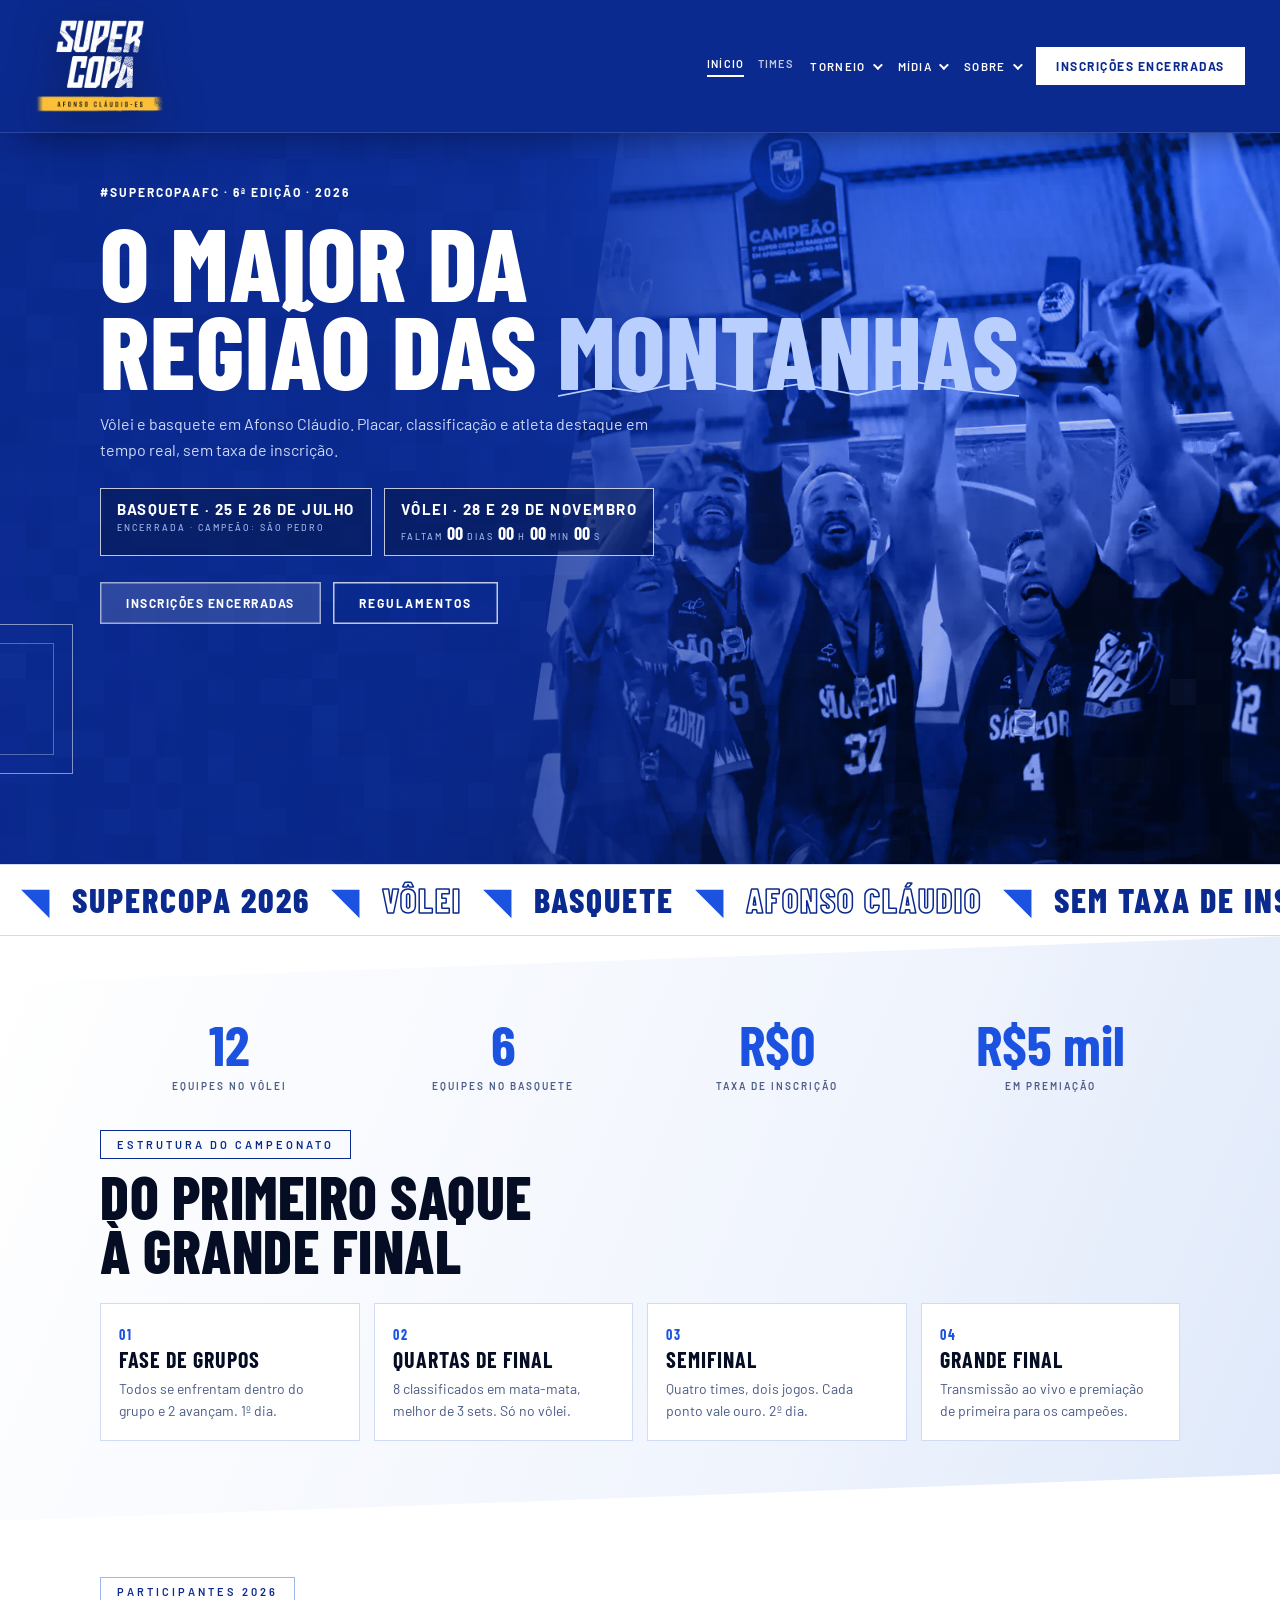
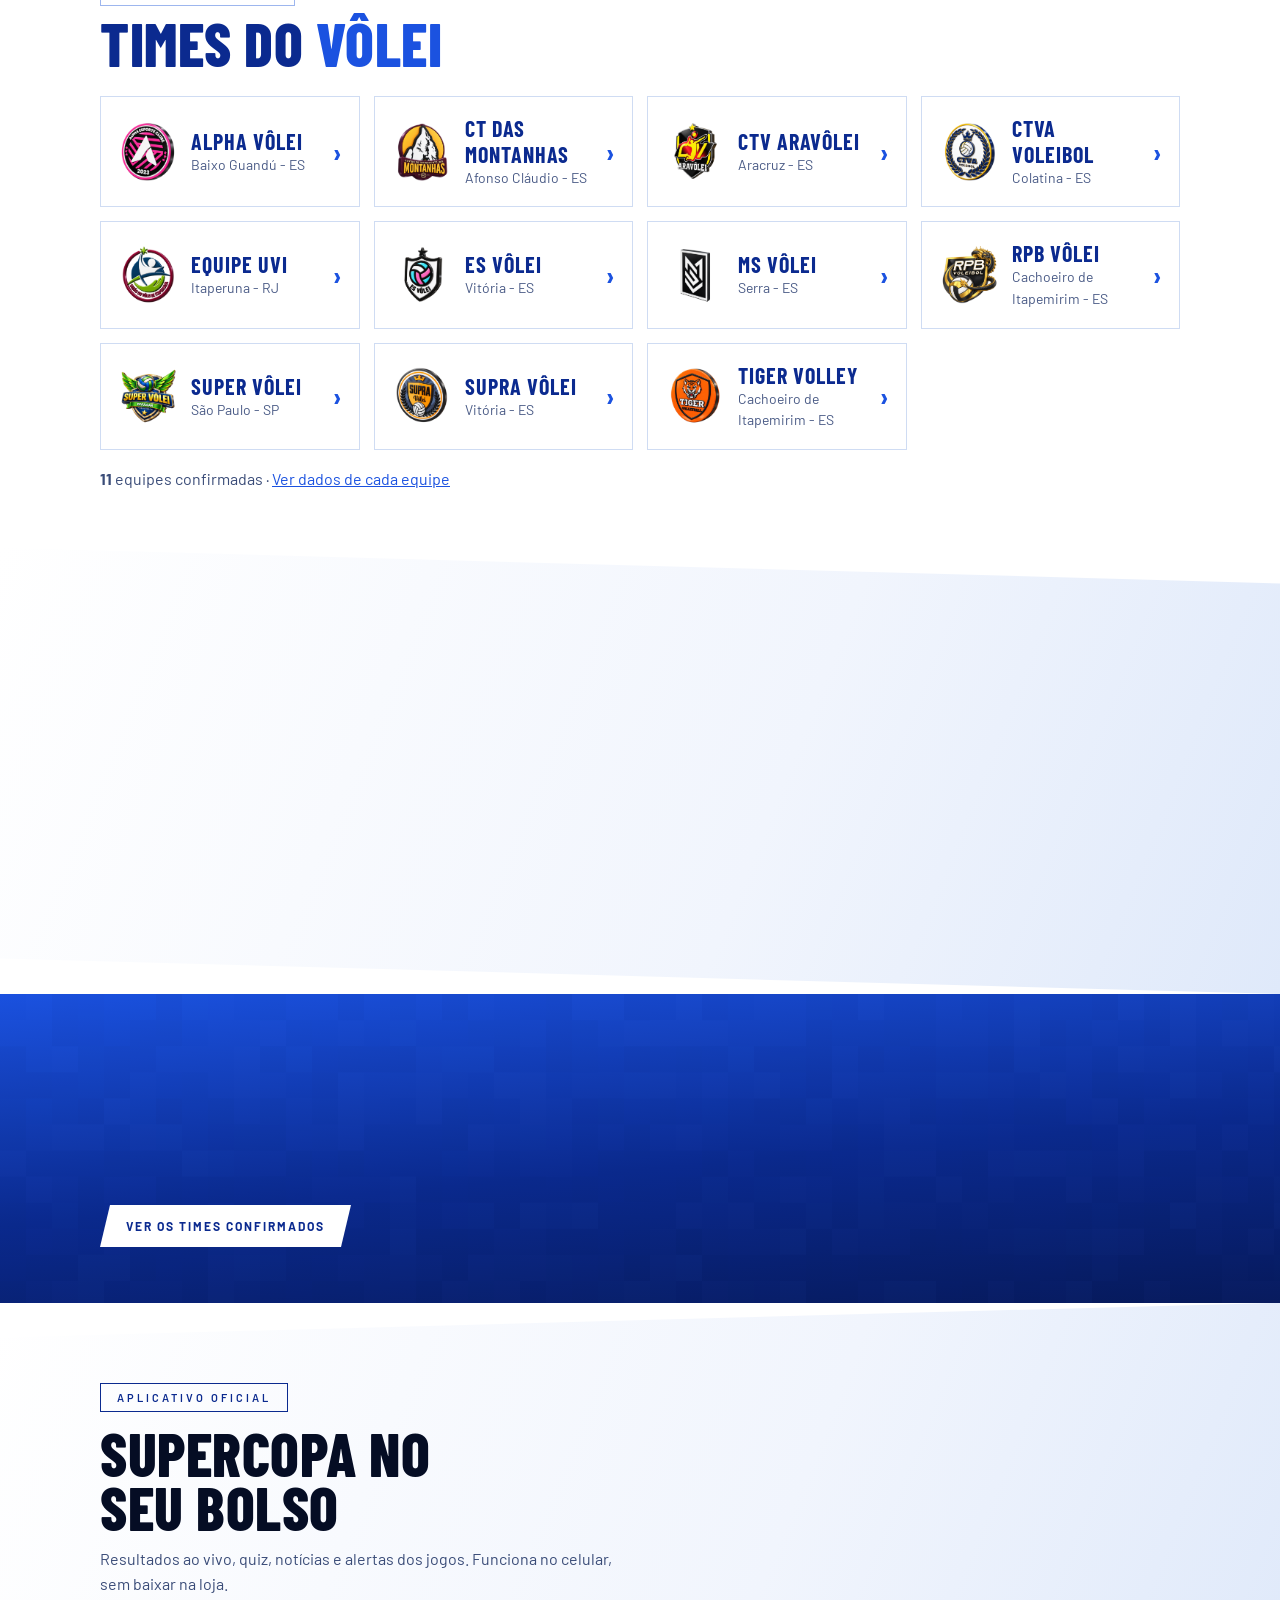
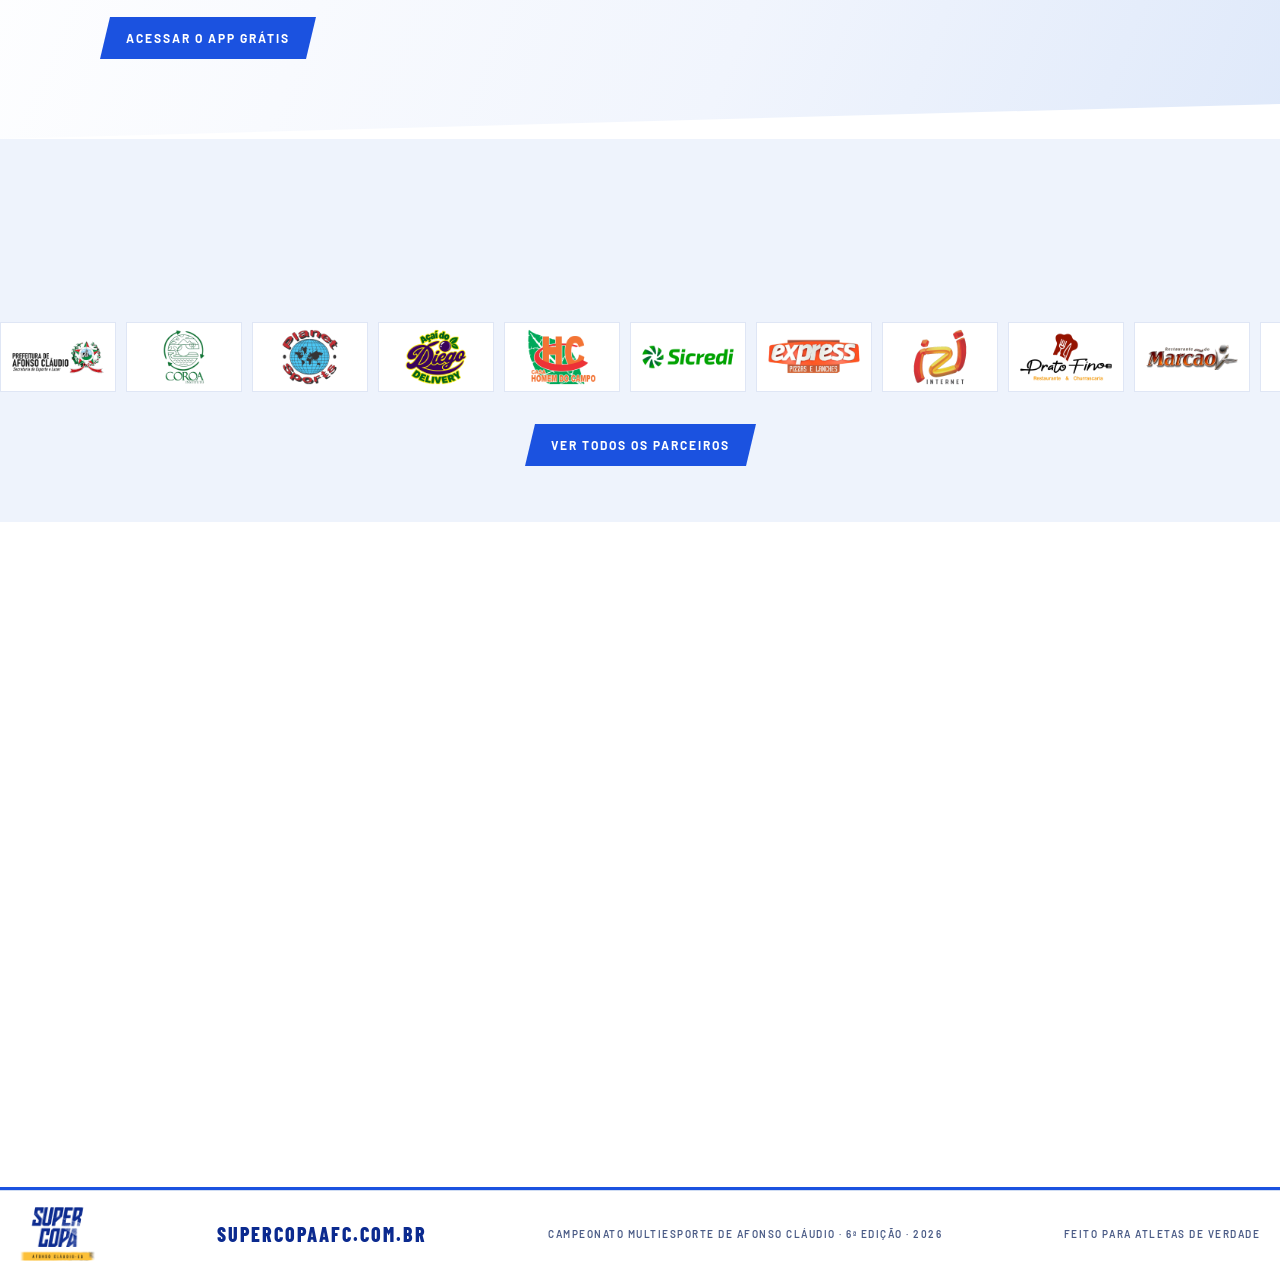
<file: index.html>
<!doctype html>
<html lang="pt-BR"><head>
<meta charset="UTF-8"><meta name="viewport" content="width=device-width, initial-scale=1.0">
<title>SUPERCOPA ◥ O Maior da Região das Montanhas</title>
<meta name="description" content="Supercopa AFC: vôlei e basquete em Afonso Cláudio (ES). Jogos, classificação, transmissão, galeria e atleta destaque. Sem taxa de inscrição.">
<meta property="og:title" content="Supercopa AFC 2026"><meta property="og:description" content="O maior campeonato multiesporte da Região das Montanhas."><meta property="og:image" content="logo-supercopa.jpg">
<link rel="icon" type="image/png" sizes="192x192" href="novo/icone.png?v=3"><link rel="apple-touch-icon" sizes="180x180" href="novo/apple-touch-icon.png?v=3"><meta name="theme-color" content="#1b52e0">
<link rel="preconnect" href="https://fonts.googleapis.com"><link href="https://fonts.googleapis.com/css2?family=Barlow+Condensed:wght@500;600;700;800&family=Barlow:wght@400;500;600&display=swap" rel="stylesheet">
<link rel="stylesheet" href="novo/novo.css?v=2">
<script src="novo/demo.js?v=1"></script>
</head><body>

<header id="top"><div class="bar"><a class="logo" href="#inicio" aria-label="Supercopa AFC"><img class="lw" src="novo/logo-branco.png" alt="Supercopa AFC"><img class="ln" src="novo/logo-azul.png" alt="Supercopa AFC"></a><button id="navbtn" aria-label="Abrir menu"><span></span><span></span><span></span></button><nav id="nav"></nav></div></header>
<main id="page"></main>
<div class="rule"><i></i></div><footer class="foot"><img src="novo/logo-azul.png" alt="Supercopa AFC"><b>supercopaafc.com.br</b><span>Campeonato multiesporte de Afonso Cláudio · 6ª edição · 2026</span><span>Feito para atletas de verdade</span></footer>

<script src="novo/dados.js?v=2"></script><script src="novo/app.js?v=8"></script><script src="novo/fx.js?v=2"></script><script src="novo/scchat.js?v=1"></script>
<script>(function(){try{var U="https://hngwasixgyvnvfanpuax.supabase.co/functions/v1/api";if(sessionStorage.getItem('site_acesso_tracked'))return;var id=localStorage.getItem('_device_id');if(!id){id='dev_'+Date.now().toString(36)+'_'+Math.random().toString(36).slice(2,10);localStorage.setItem('_device_id',id)}fetch(U,{method:'POST',mode:'no-cors',headers:{'Content-Type':'application/json'},body:JSON.stringify({tipo:'site_acesso',deviceId:id})});sessionStorage.setItem('site_acesso_tracked','1')}catch(e){}})();</script>
</body></html>
</file>
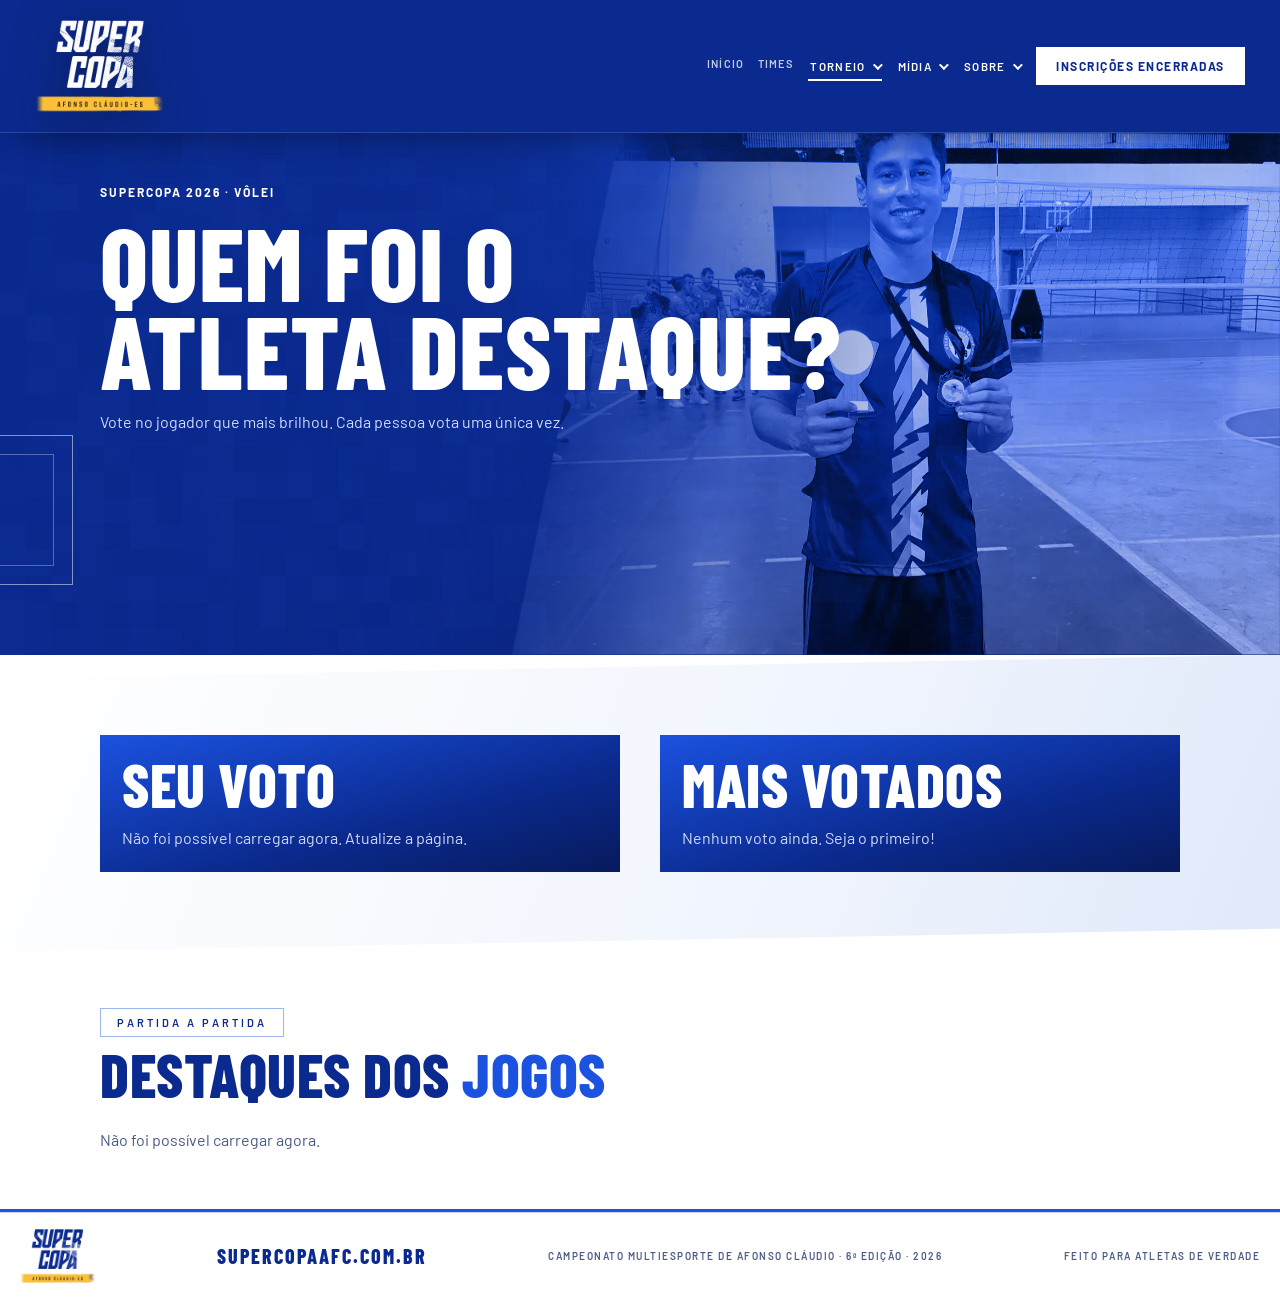
<file: atleta-destaque.html>
<!doctype html><html lang="pt-BR"><head><meta charset="utf-8"><title>Supercopa AFC</title><meta http-equiv="refresh" content="0;url=index.html#destaque"><link rel="canonical" href="index.html#destaque"><script>location.replace("index.html#destaque")</script></head><body><a href="index.html#destaque">Ir para a Supercopa AFC</a></body></html>
</file>
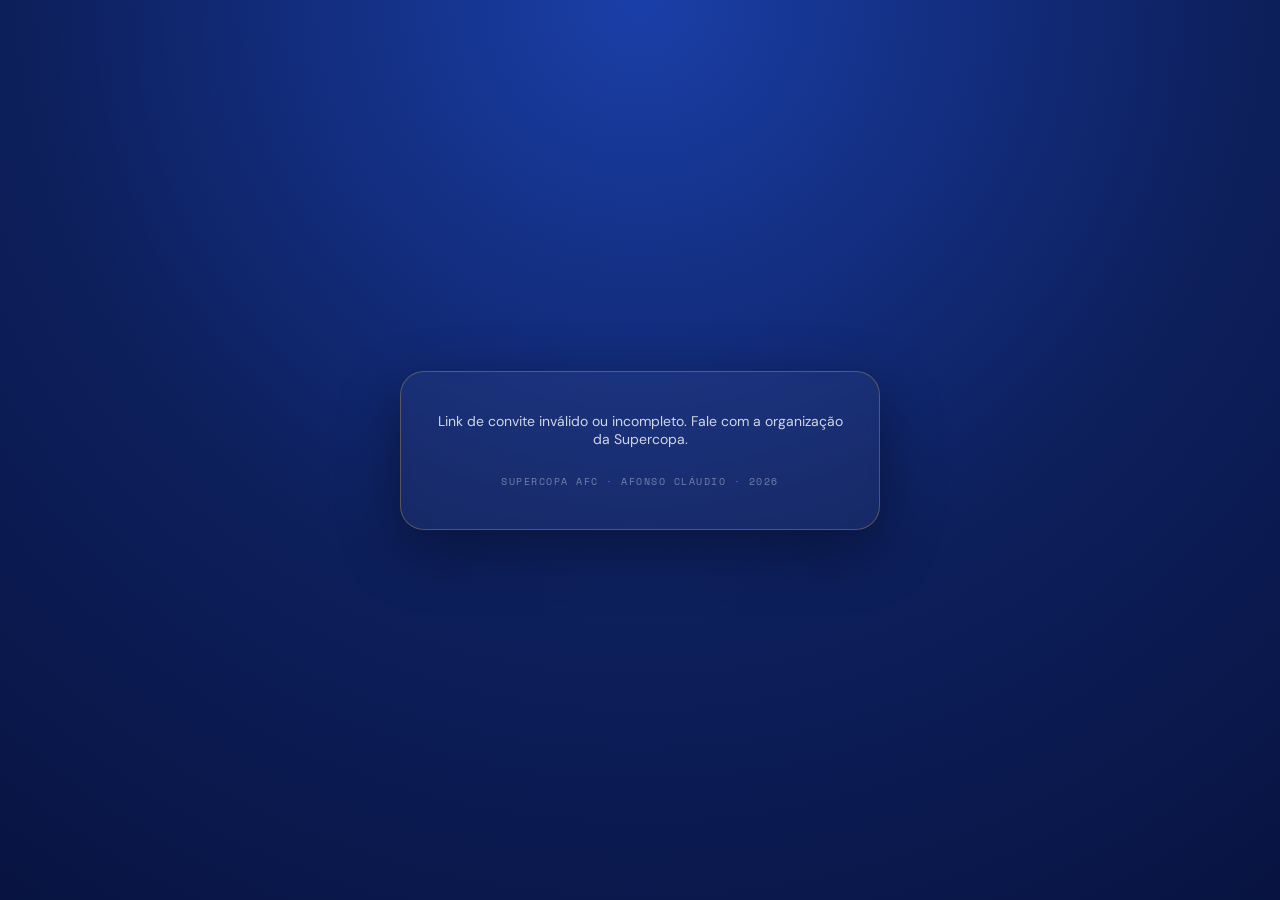
<file: convite.html>
<!DOCTYPE html>
<html lang="pt-BR">
<head>
<meta charset="UTF-8">
<meta name="viewport" content="width=device-width, initial-scale=1.0">
<title>Convite Oficial · Supercopa AFC 2026</title>
<meta name="robots" content="noindex, nofollow">
<link href="https://fonts.googleapis.com/css2?family=Bebas+Neue&family=DM+Sans:wght@300;400;500;600;700&family=Space+Mono:wght@700&display=swap" rel="stylesheet">
<style>
*,*::before,*::after{box-sizing:border-box;margin:0;padding:0}
:root{
  --bg:#0d1f5c;--accent:#1a3fa8;--gold:#c8a84b;--gold2:#e8c96a;
  --text:#0d1a3a;--muted:#4a5578;
  --D:'Bebas Neue',sans-serif;--B:'DM Sans',sans-serif;--M:'Space Mono',monospace;
}
html{scroll-behavior:smooth}
body{
  background:radial-gradient(circle at 50% 0%,#1a3fa8 0%,#0d1f5c 55%,#081341 100%);
  color:#fff;font-family:var(--B);min-height:100vh;overflow-x:hidden;
  display:flex;align-items:center;justify-content:center;padding:24px 16px;
}
.card{
  max-width:480px;width:100%;background:rgba(255,255,255,0.04);
  border:1px solid rgba(200,168,75,0.35);border-radius:24px;
  padding:40px 32px;text-align:center;backdrop-filter:blur(6px);
  box-shadow:0 20px 60px rgba(0,0,0,0.4);
  animation:fadeUp .6s ease both;
}
@keyframes fadeUp{from{opacity:0;transform:translateY(24px)}to{opacity:1;transform:translateY(0)}}
.badge{
  display:inline-flex;align-items:center;gap:8px;background:rgba(200,168,75,0.15);
  border:1px solid rgba(200,168,75,0.4);border-radius:100px;padding:6px 16px;
  font-family:var(--M);font-size:10px;letter-spacing:2px;text-transform:uppercase;color:var(--gold2);
  margin-bottom:22px;
}
.trophy{font-size:44px;margin-bottom:14px}
h1{font-family:var(--D);font-size:34px;letter-spacing:1px;line-height:1.1;margin-bottom:6px}
h1 em{font-style:normal;color:var(--gold2)}
.equipe-nome{font-family:var(--D);font-size:26px;letter-spacing:1px;color:#fff;margin:10px 0 18px;
  background:linear-gradient(135deg,rgba(200,168,75,0.2),rgba(200,168,75,0.05));
  border:1px solid rgba(200,168,75,0.35);border-radius:14px;padding:14px;
}
.sub{font-size:14px;color:rgba(255,255,255,0.75);line-height:1.6;margin-bottom:26px}
.pin-box{
  background:#fff;color:var(--text);border-radius:16px;padding:20px;margin-bottom:26px;
}
.pin-label{font-family:var(--M);font-size:10px;letter-spacing:2px;text-transform:uppercase;color:var(--muted);margin-bottom:8px}
.pin-valor{font-family:var(--D);font-size:44px;letter-spacing:12px;color:var(--accent);padding-left:12px}
.steps{text-align:left;background:rgba(255,255,255,0.06);border-radius:14px;padding:18px 20px;margin-bottom:26px}
.steps div{font-size:11px;letter-spacing:1.5px;text-transform:uppercase;color:var(--gold2);font-weight:700;margin-bottom:10px}
.steps ol{padding-left:18px;font-size:13px;line-height:1.9;color:rgba(255,255,255,0.85)}
.btn-app{
  display:flex;align-items:center;justify-content:center;gap:10px;
  background:linear-gradient(135deg,var(--gold),var(--gold2));color:#0d1f5c;
  font-family:var(--D);font-size:18px;letter-spacing:1px;text-decoration:none;
  padding:16px;border-radius:12px;box-shadow:0 8px 24px rgba(200,168,75,0.35);margin-bottom:12px;
}
.btn-outline{
  display:flex;align-items:center;justify-content:center;gap:8px;
  border:1px solid rgba(255,255,255,0.25);color:rgba(255,255,255,0.85);
  font-size:12px;font-weight:700;letter-spacing:1px;text-decoration:none;
  padding:12px;border-radius:12px;
}
.footer{margin-top:26px;font-family:var(--M);font-size:10px;letter-spacing:1.5px;color:rgba(255,255,255,0.4);text-transform:uppercase}
.err{font-size:14px;color:rgba(255,255,255,0.8)}
</style>
</head>
<body>
<div class="card">
  <div id="content">
    <div class="badge">✦ Convite Oficial · Supercopa AFC 2026</div>
    <div class="trophy">🏆</div>
    <h1>Sua equipe foi<br><em>selecionada!</em></h1>
    <div class="equipe-nome" id="equipeNome">—</div>
    <p class="sub">Parabéns! Sua equipe foi selecionada pela comissão organizadora para participar da <strong>Supercopa de Vôlei de Afonso Cláudio 2026</strong>.</p>

    <div id="confirmaBox" style="margin-bottom:26px">
      <p class="sub" style="margin-bottom:14px"><strong>Primeiro passo:</strong> confirme oficialmente a presença da sua equipe. Só depois disso sua equipe libera o cadastro de atletas no app.</p>
      <button class="btn-app" id="btnConfirmarPresenca" style="background:linear-gradient(135deg,#2e7d32,#43a047);color:#fff;border:none;width:100%;cursor:pointer" onclick="abrirTermo()">✅ Confirmar Presença da Equipe</button>
    </div>

    <p class="sub">Depois de confirmar, use o PIN abaixo para cadastrar os atletas da sua equipe no app oficial.</p>
    <div class="pin-box">
      <div class="pin-label">PIN da sua equipe</div>
      <div class="pin-valor" id="pinValor">····</div>
    </div>
    <div class="steps">
      <div>Como cadastrar seus atletas</div>
      <ol>
        <li>Confirme a presença da equipe (botão acima)</li>
        <li>Baixe o app oficial da Supercopa (botão abaixo)</li>
        <li>Vá em <strong>Social → Cadastrar Atletas</strong></li>
        <li>Selecione o nome da sua equipe (só aparece depois de confirmar presença)</li>
        <li>Digite o PIN acima e cadastre até 14 atletas + Técnico e Auxiliar Técnico</li>
      </ol>
    </div>
    <a class="btn-app" href="https://drdiegopadua.github.io/supercopa-app/" target="_blank" rel="noopener">📱 Baixar o App Oficial</a>
    <a class="btn-outline" href="https://www.supercopaafc.com.br/regulamento.html" target="_blank" rel="noopener">Ver Regulamento Completo</a>
  </div>
  <div class="footer">Supercopa AFC · Afonso Cláudio · 2026</div>
</div>

<!-- MODAL DO TERMO -->
<div id="modalTermo" style="display:none;position:fixed;inset:0;background:rgba(0,0,0,.7);z-index:999;align-items:center;justify-content:center;padding:20px">
  <div style="max-width:460px;width:100%;background:#fff;color:var(--text);border-radius:20px;padding:28px 24px;max-height:85vh;overflow-y:auto">
    <div style="font-family:var(--D);font-size:22px;color:var(--text);margin-bottom:14px">Termo de Compromisso</div>
    <div style="font-size:13px;line-height:1.7;color:var(--muted)">
      <p style="margin-bottom:12px">Ao confirmar, a equipe <strong id="termoEquipeNome" style="color:var(--text)"></strong> declara que:</p>
      <p style="margin-bottom:10px">✅ Se compromete a <strong>participar da Supercopa AFC 2026</strong>, equivalente à assinatura do termo de compromisso da organização.</p>
      <p style="margin-bottom:10px">🚐 É de responsabilidade da equipe providenciar <strong>transporte próprio</strong> para estar presente no dia e horário de seus jogos.</p>
      <p style="margin-bottom:10px">⚠️ Caso confirme a presença e <strong>não compareça</strong> no dia da partida, a equipe fica <strong>excluída de qualquer outro evento</strong> organizado por esta comissão organizadora.</p>
    </div>
    <button onclick="confirmarPresencaFinal()" id="btnAssinar" style="width:100%;margin-top:18px;background:linear-gradient(135deg,#2e7d32,#43a047);color:#fff;border:none;padding:15px;border-radius:12px;font-family:var(--D);font-size:16px;letter-spacing:1px;cursor:pointer">Eu confirmo e assino este termo</button>
    <button onclick="fecharTermo()" style="width:100%;margin-top:10px;background:transparent;color:var(--muted);border:1px solid #ddd;padding:12px;border-radius:12px;font-size:13px;font-weight:700;cursor:pointer">Cancelar</button>
  </div>
</div>

<script>
const SCRIPT_URL = 'https://hngwasixgyvnvfanpuax.supabase.co/functions/v1/api';
const params = new URLSearchParams(location.search);
const equipeConvite = (params.get('equipe') || '').trim();
const pinConvite = (params.get('pin') || '').trim();

(function(){
  if (!equipeConvite || !pinConvite) {
    document.getElementById('content').innerHTML = '<p class="err">Link de convite inválido ou incompleto. Fale com a organização da Supercopa.</p>';
    return;
  }
  document.getElementById('equipeNome').textContent = equipeConvite;
  document.getElementById('pinValor').textContent = pinConvite;
  document.getElementById('termoEquipeNome').textContent = equipeConvite;

  fetch(SCRIPT_URL + '?action=statusConfirmacao&equipe=' + encodeURIComponent(equipeConvite))
    .then(r => r.json())
    .then(res => {
      if (res.ok && res.confirmado) mostrarJaConfirmado(res.confirmadoEm);
    })
    .catch(() => {});
})();

function abrirTermo(){ document.getElementById('modalTermo').style.display = 'flex'; }
function fecharTermo(){ document.getElementById('modalTermo').style.display = 'none'; }

function mostrarJaConfirmado(dataHora){
  document.getElementById('confirmaBox').innerHTML =
    '<div style="background:rgba(46,125,50,0.2);border:1px solid rgba(67,160,71,0.5);border-radius:14px;padding:16px;text-align:center">' +
    '<div style="font-size:24px;margin-bottom:6px">✅</div>' +
    '<div style="font-weight:700;color:#fff">Presença confirmada' + (dataHora ? (' em ' + dataHora) : '') + '</div>' +
    '</div>';
}

async function confirmarPresencaFinal(){
  const btn = document.getElementById('btnAssinar');
  btn.disabled = true;
  btn.textContent = 'Enviando...';
  try {
    const res = await fetch(SCRIPT_URL, {
      method: 'POST',
      body: JSON.stringify({ acao: 'confirmarPresenca', equipe: equipeConvite, pin: pinConvite })
    }).then(r => r.json());
    if (res.ok) {
      fecharTermo();
      mostrarJaConfirmado(res.confirmadoEm);
    } else {
      alert('❌ ' + (res.erro || 'Erro ao confirmar. Tente novamente.'));
      btn.disabled = false;
      btn.textContent = 'Eu confirmo e assino este termo';
    }
  } catch(e) {
    alert('❌ Erro de conexão. Tente novamente.');
    btn.disabled = false;
    btn.textContent = 'Eu confirmo e assino este termo';
  }
}
</script>
</body>
</html>
</file>
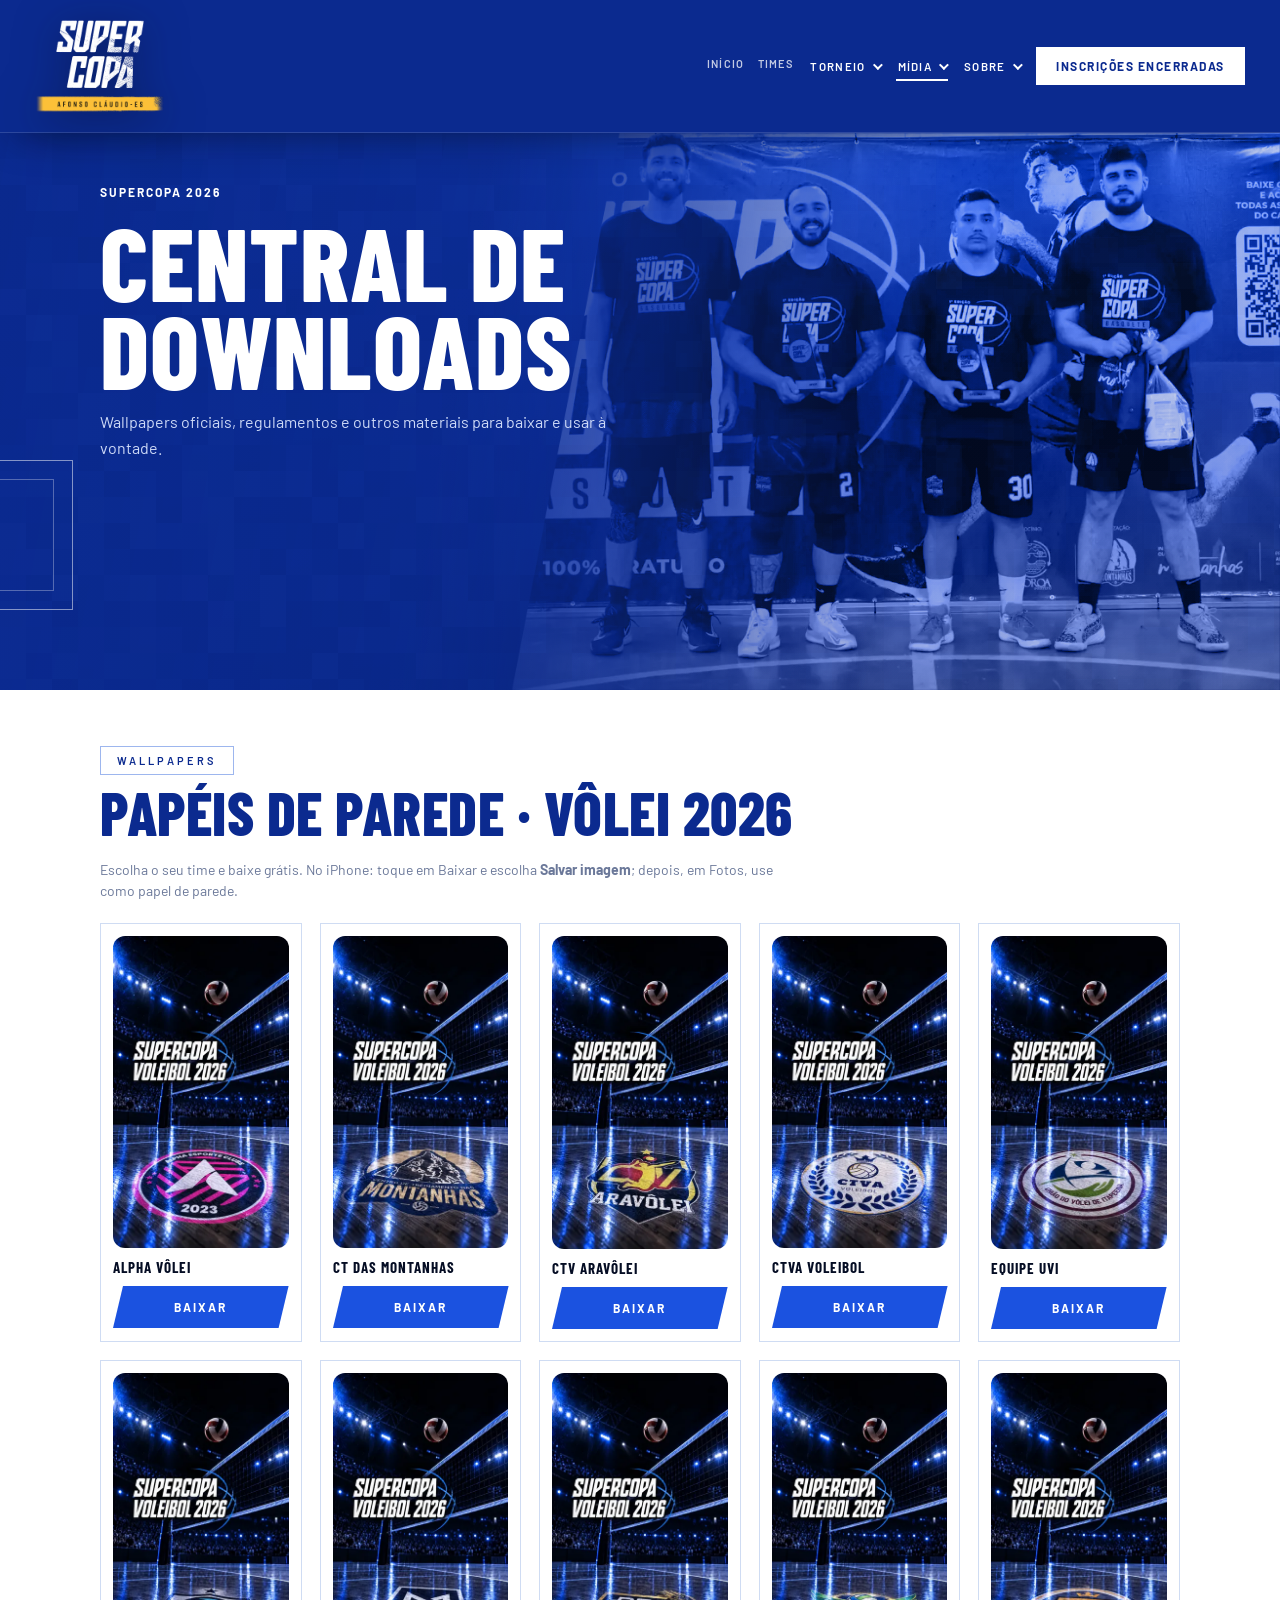
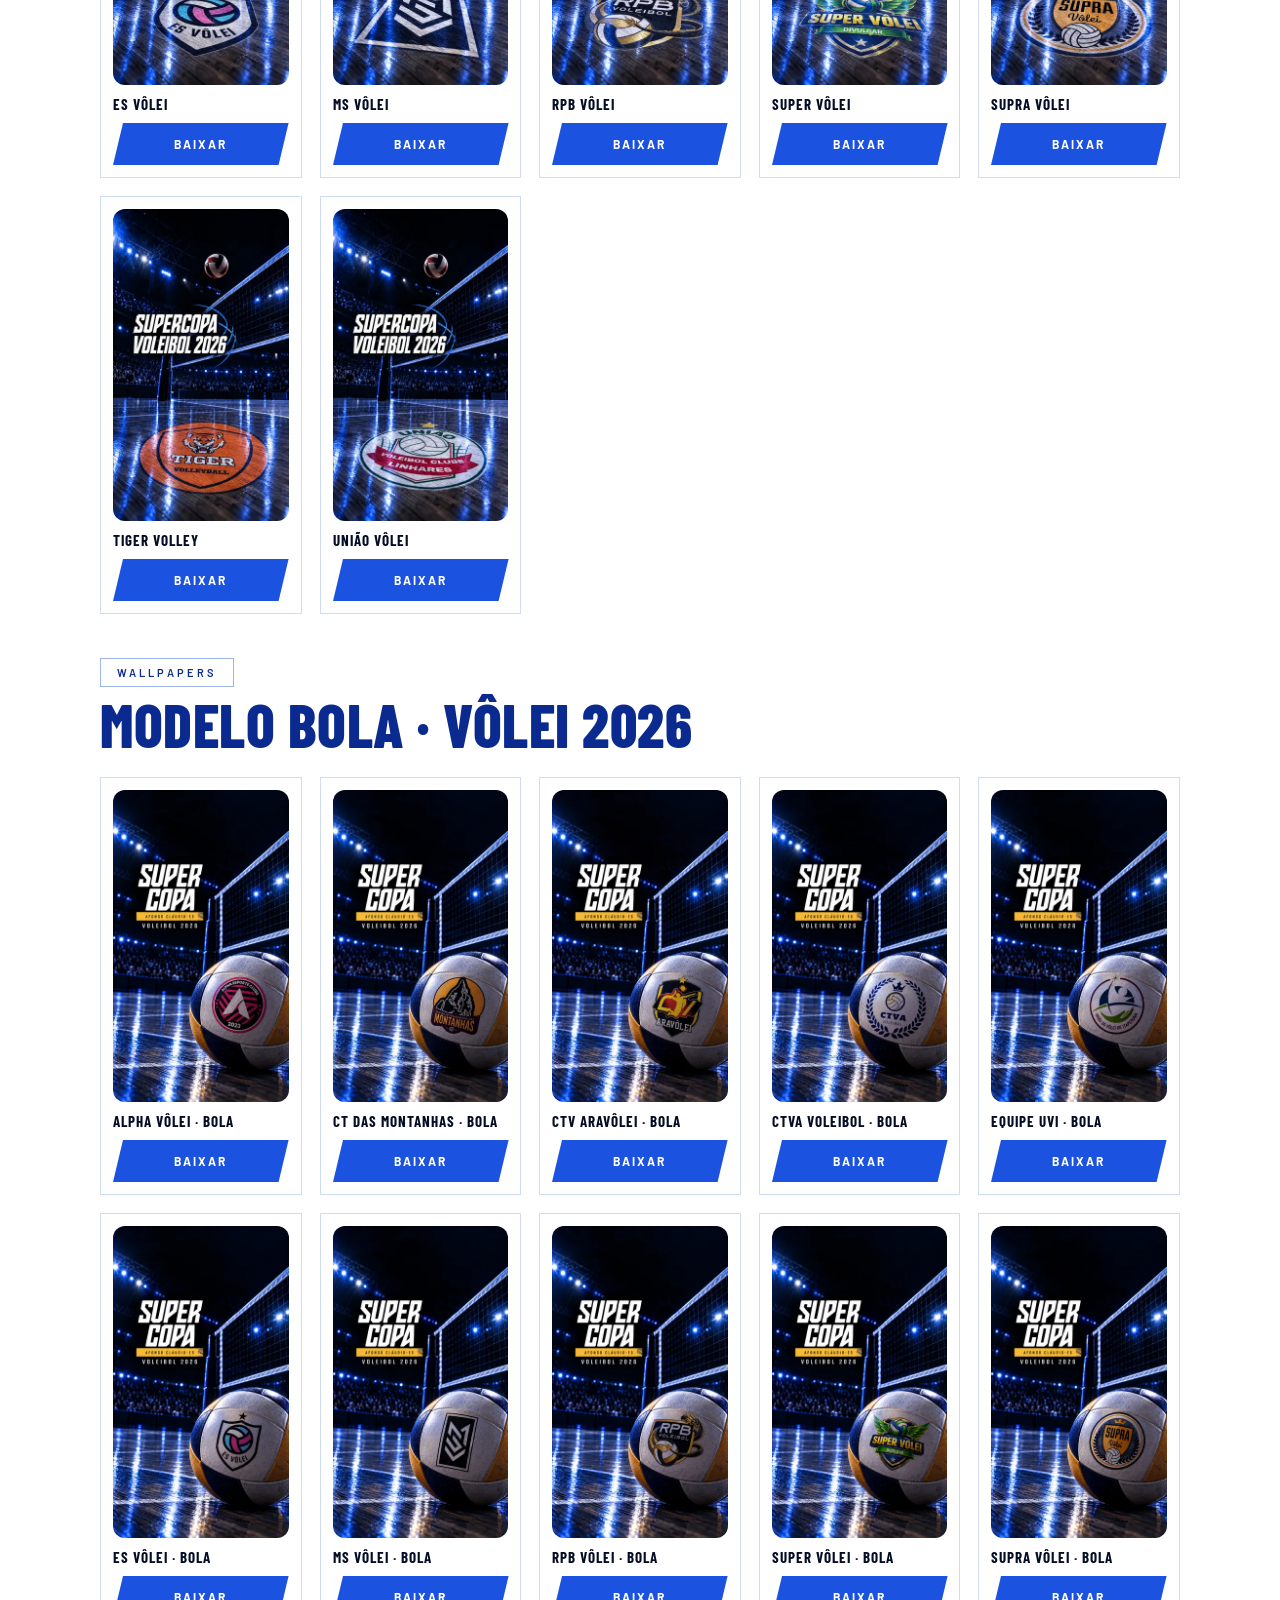
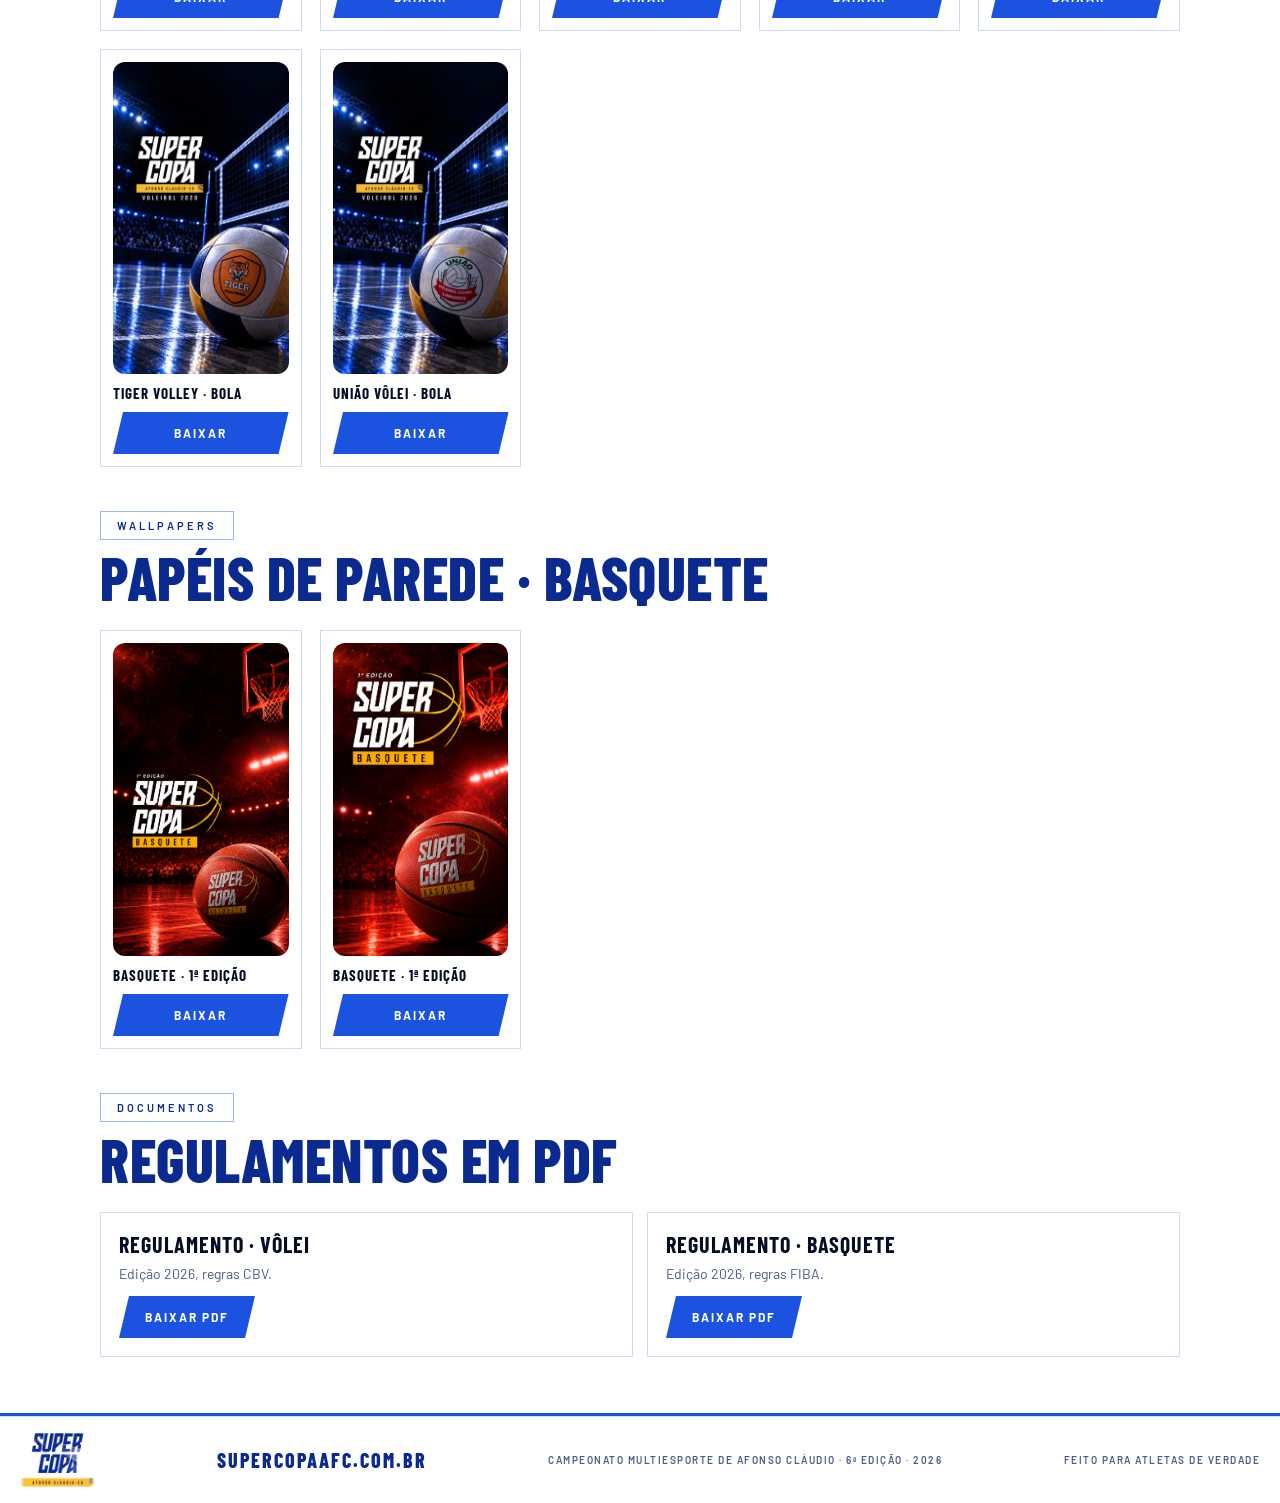
<file: downloads.html>
<!doctype html><html lang="pt-BR"><head><meta charset="utf-8"><title>Supercopa AFC</title><meta http-equiv="refresh" content="0;url=index.html#downloads"><link rel="canonical" href="index.html#downloads"><script>location.replace("index.html#downloads")</script></head><body><a href="index.html#downloads">Ir para a Supercopa AFC</a></body></html>
</file>
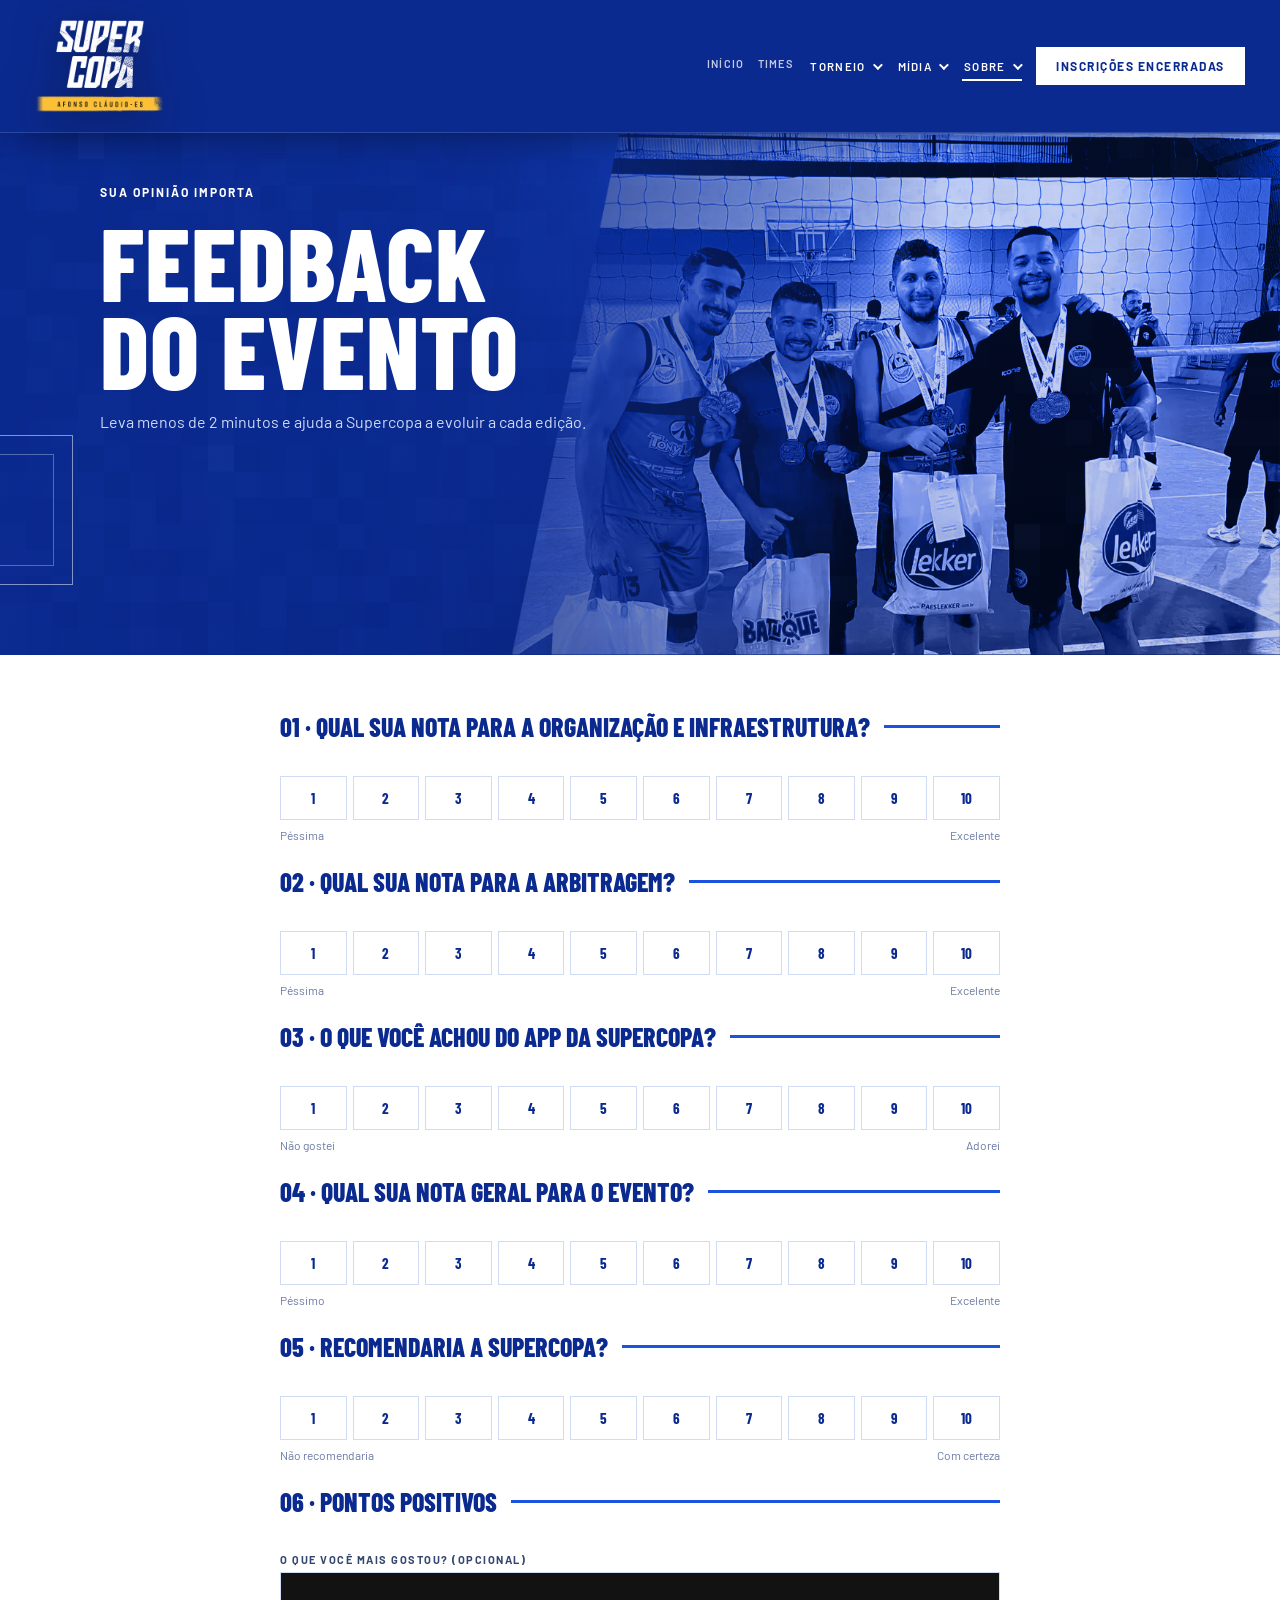
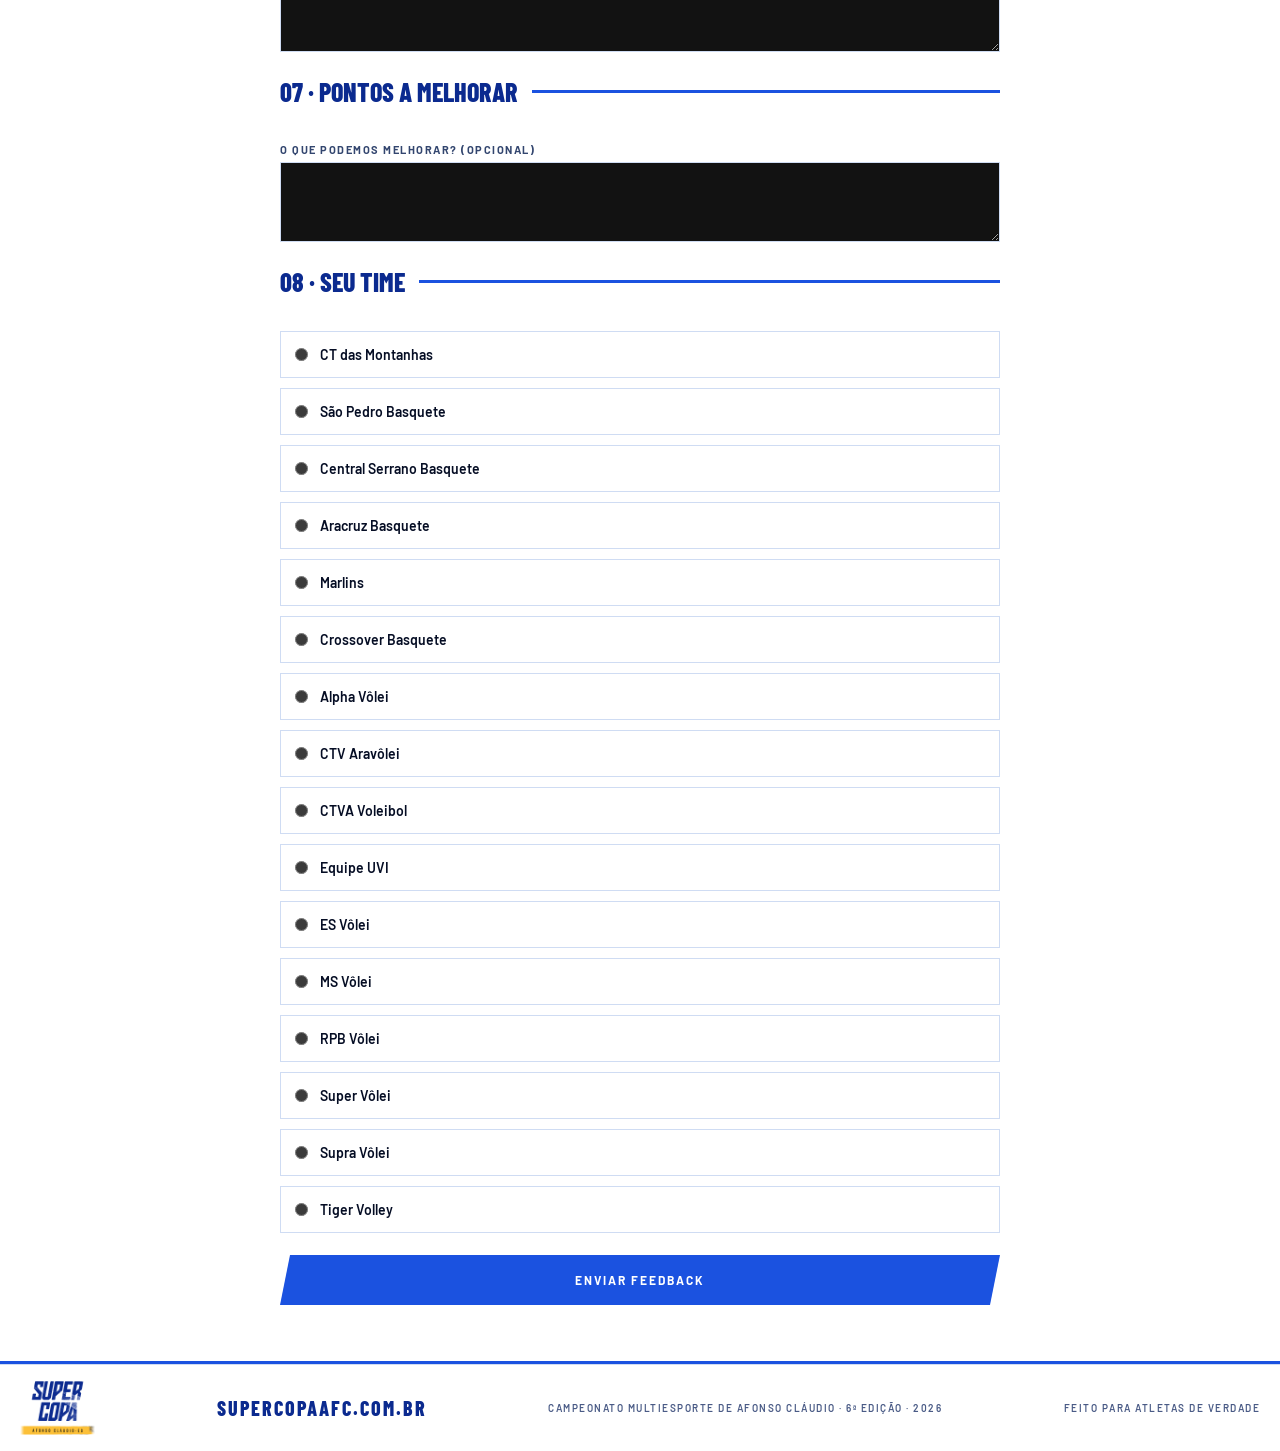
<file: feedback.html>
<!doctype html><html lang="pt-BR"><head><meta charset="utf-8"><title>Supercopa AFC</title><meta http-equiv="refresh" content="0;url=index.html#feedback"><link rel="canonical" href="index.html#feedback"><script>location.replace("index.html#feedback")</script></head><body><a href="index.html#feedback">Ir para a Supercopa AFC</a></body></html>
</file>
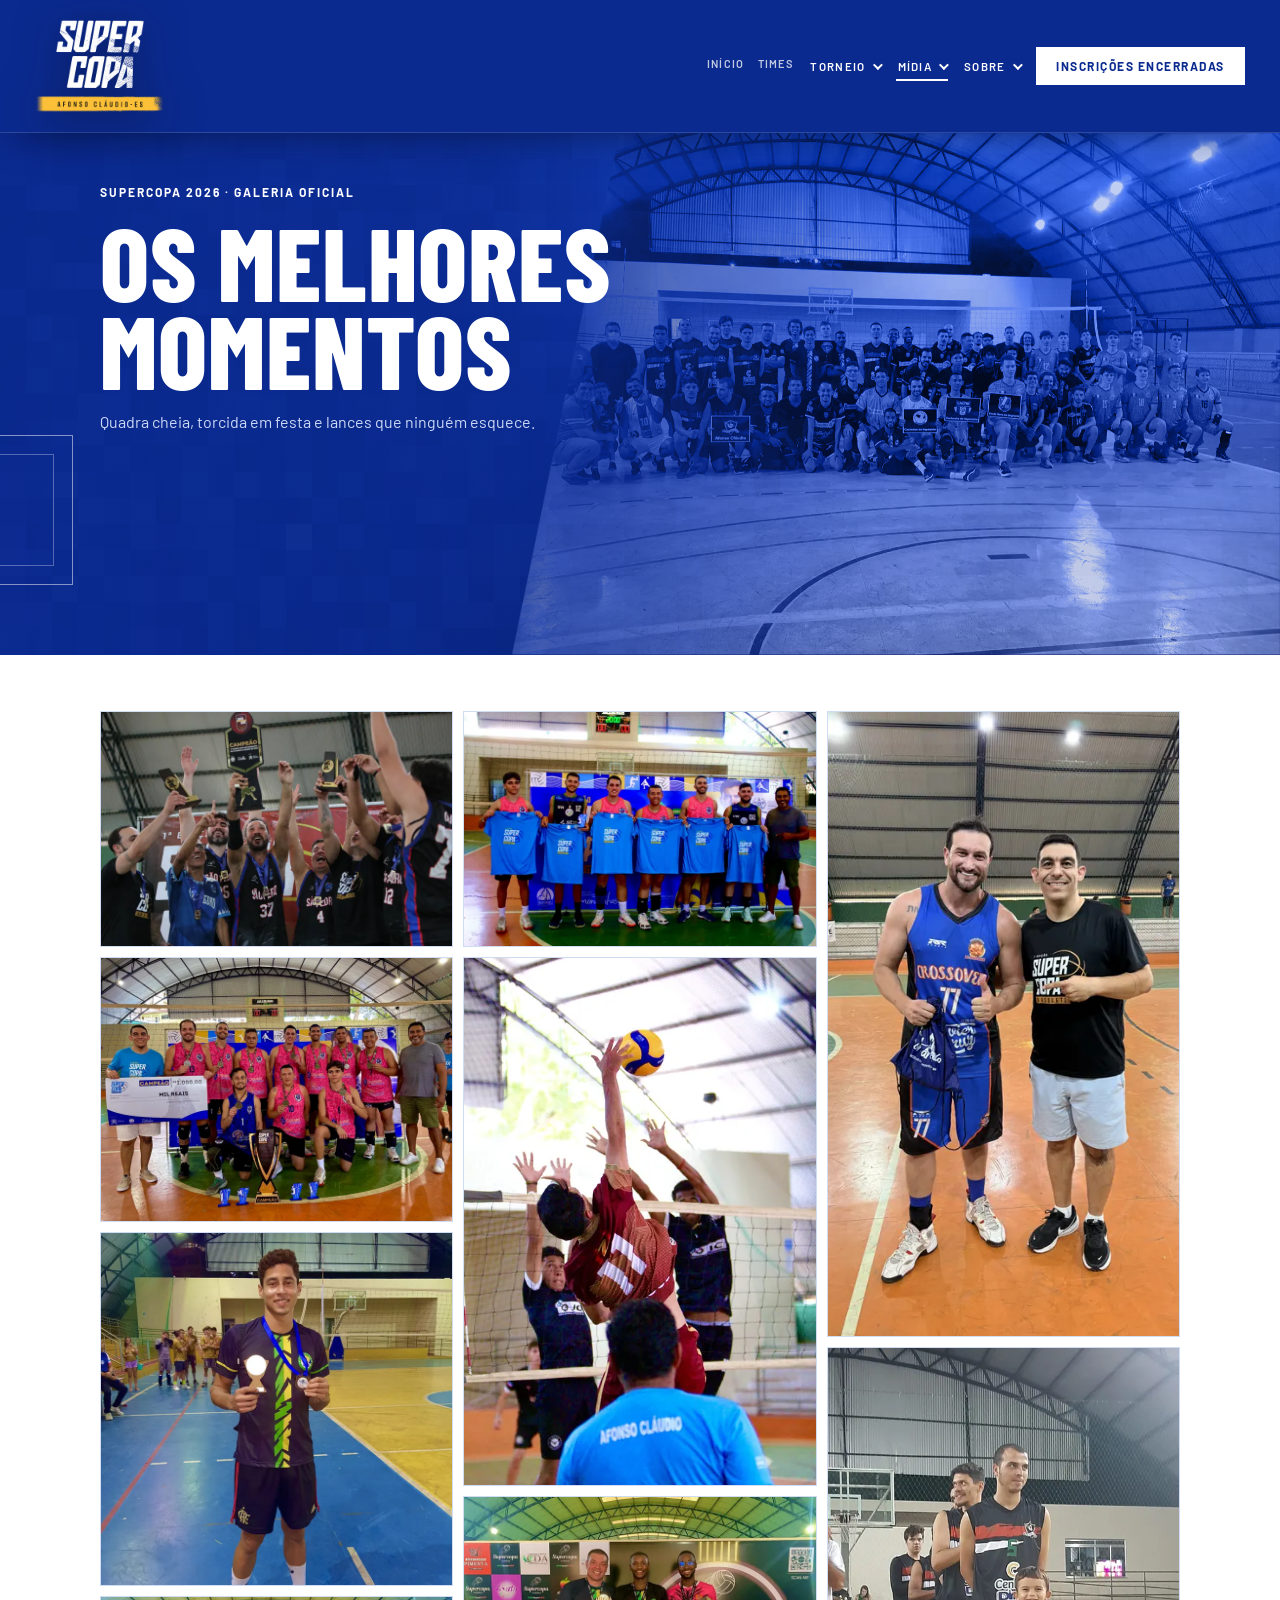
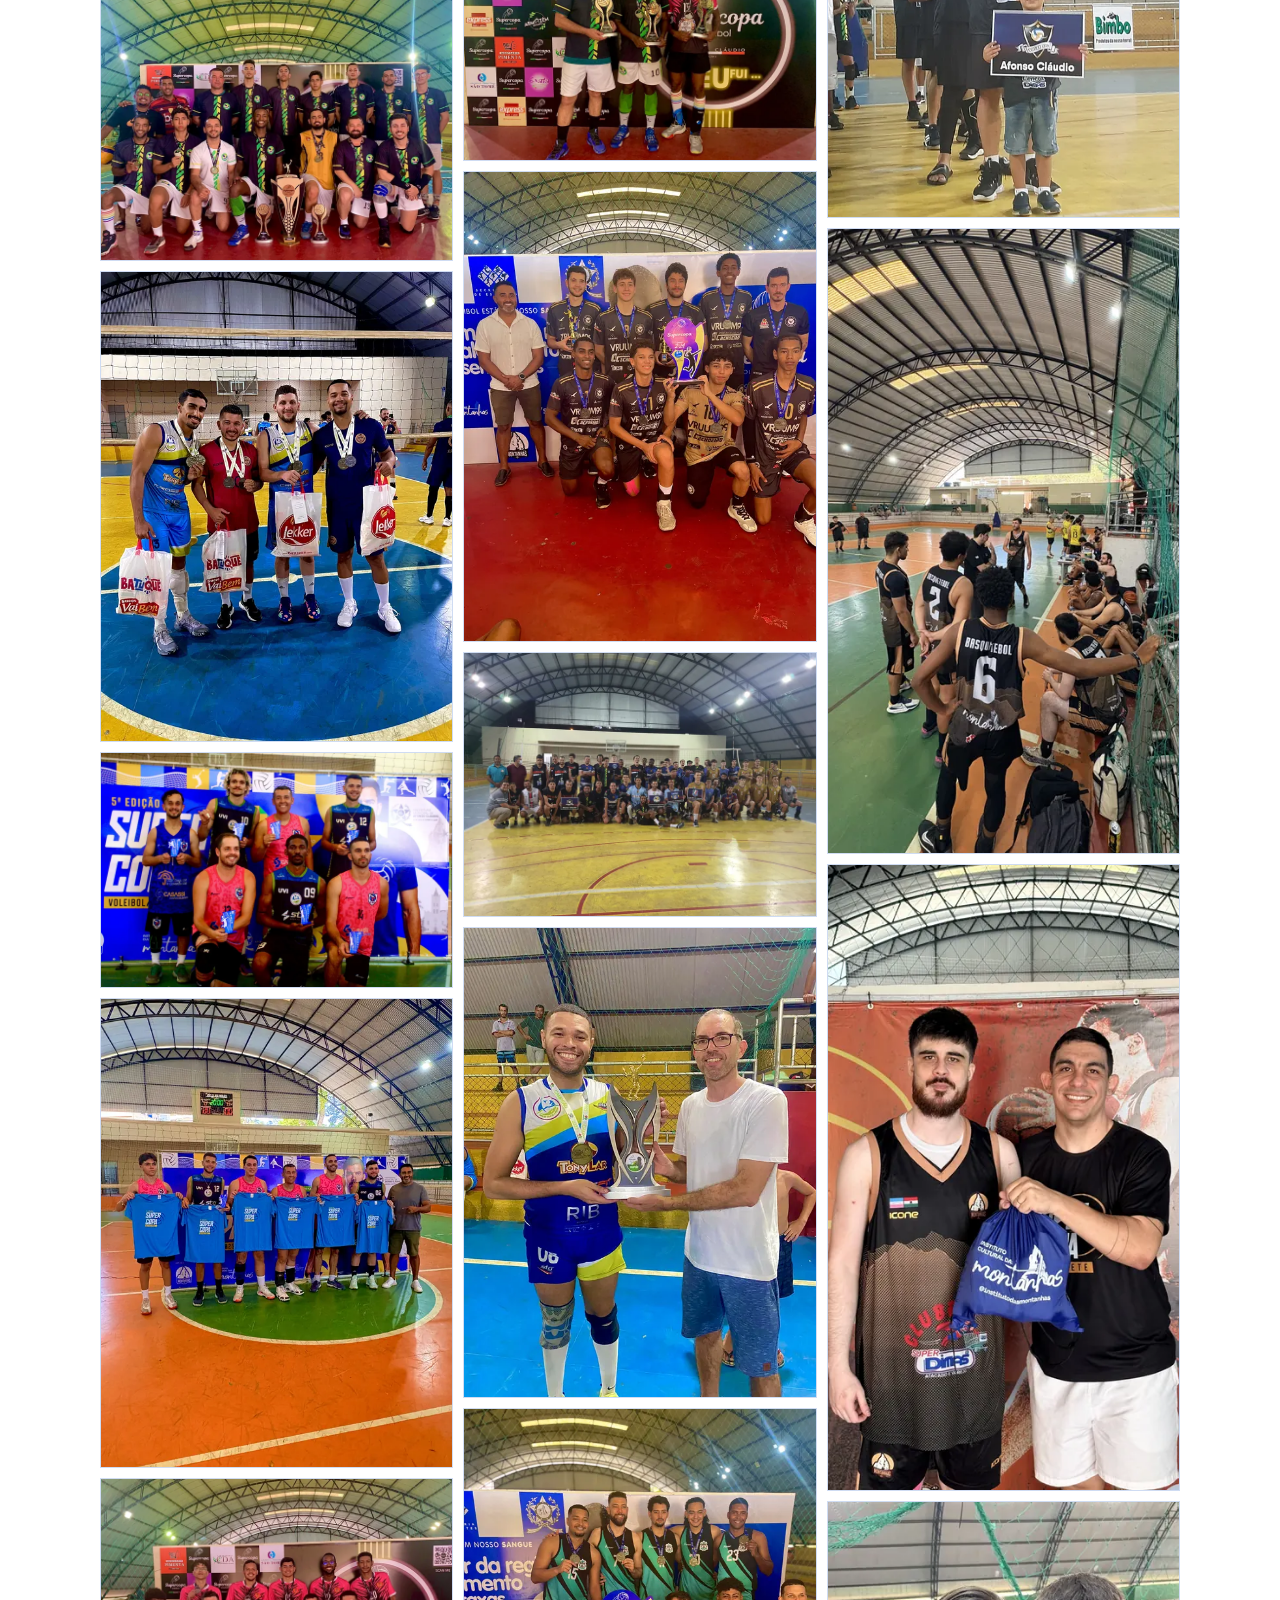
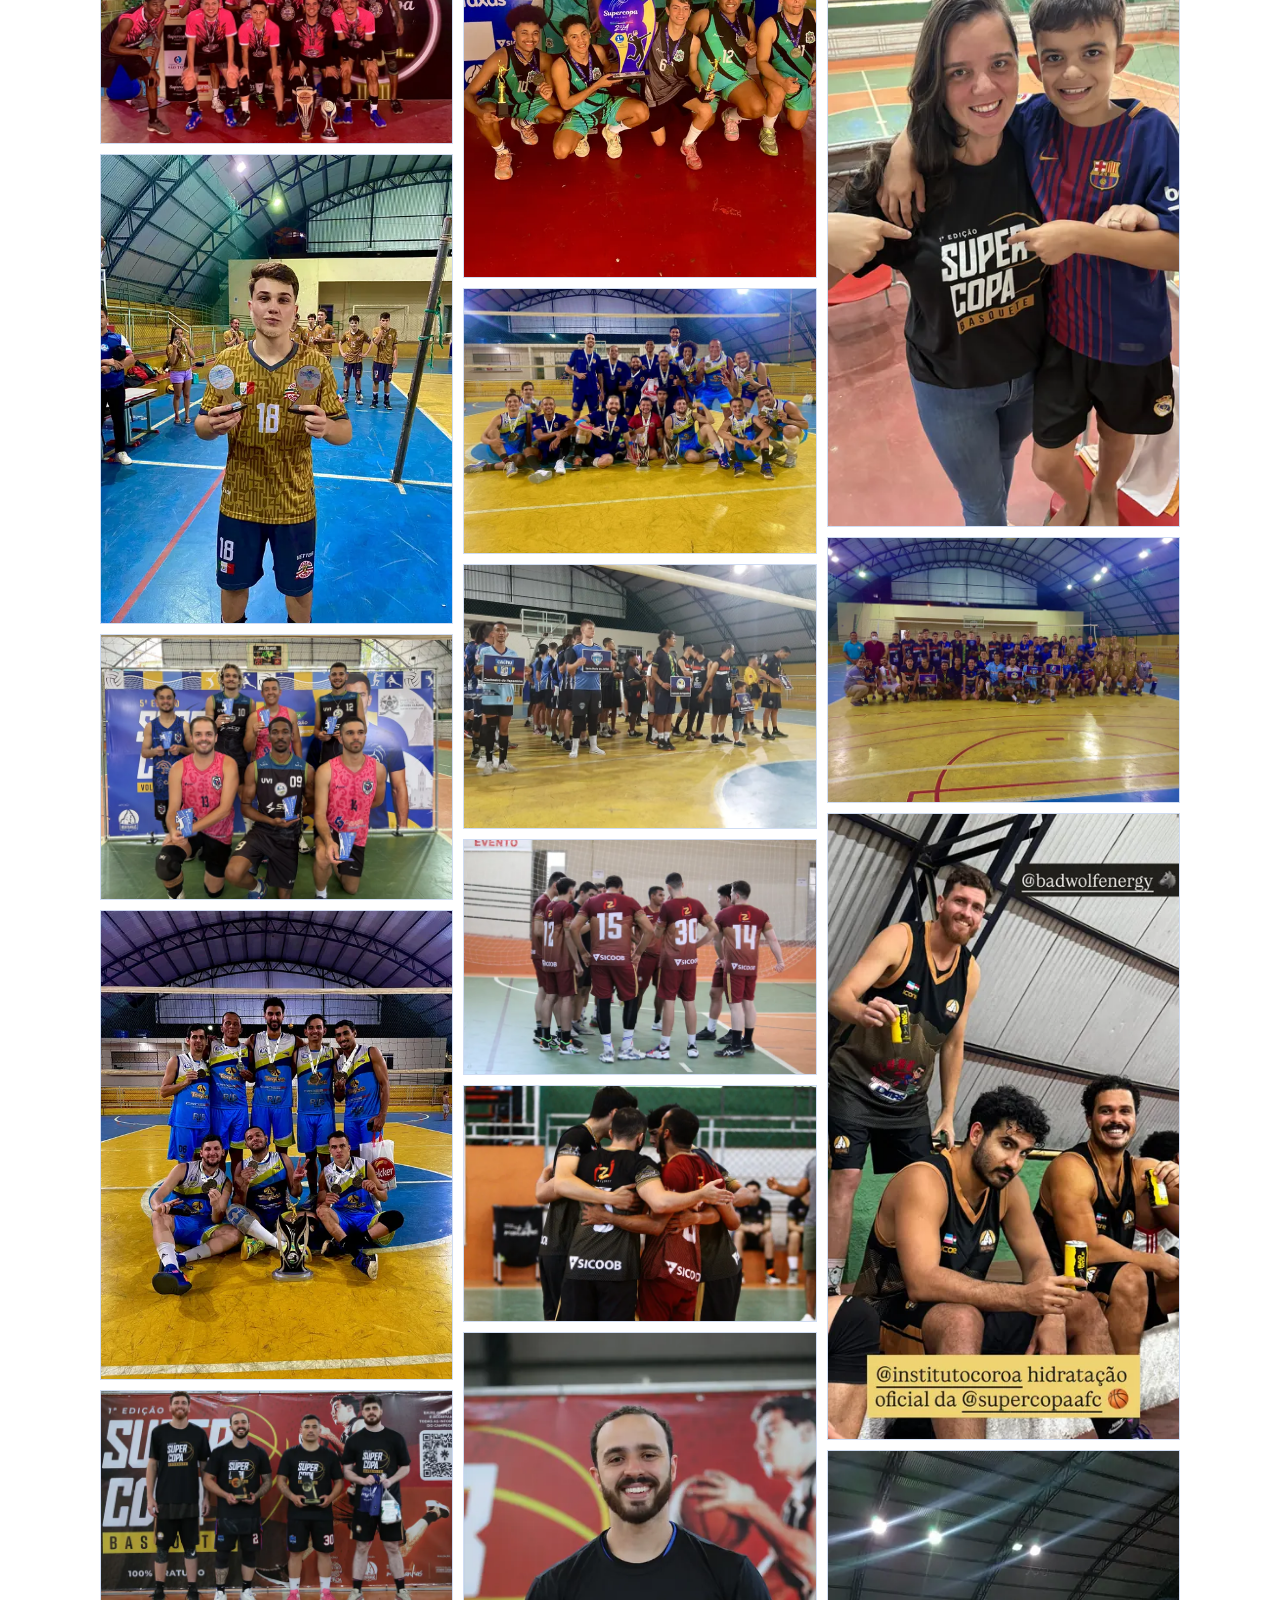
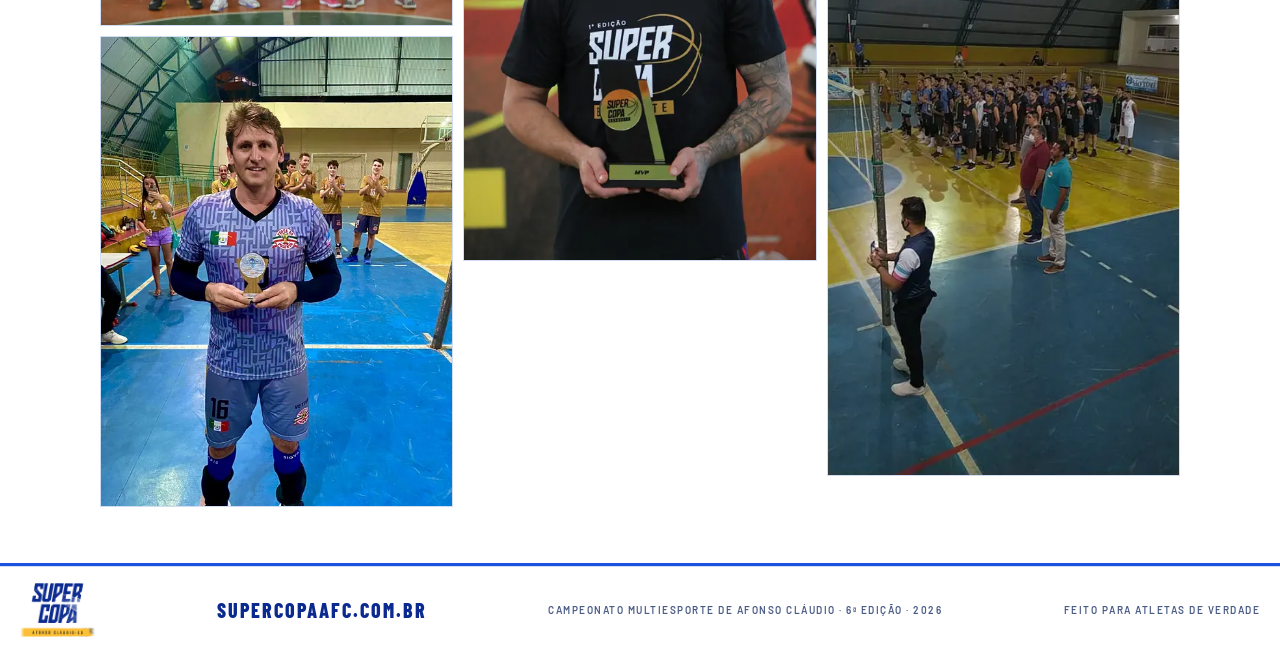
<file: galeria.html>
<!doctype html><html lang="pt-BR"><head><meta charset="utf-8"><title>Supercopa AFC</title><meta http-equiv="refresh" content="0;url=index.html#galeria"><link rel="canonical" href="index.html#galeria"><script>location.replace("index.html#galeria")</script></head><body><a href="index.html#galeria">Ir para a Supercopa AFC</a></body></html>
</file>
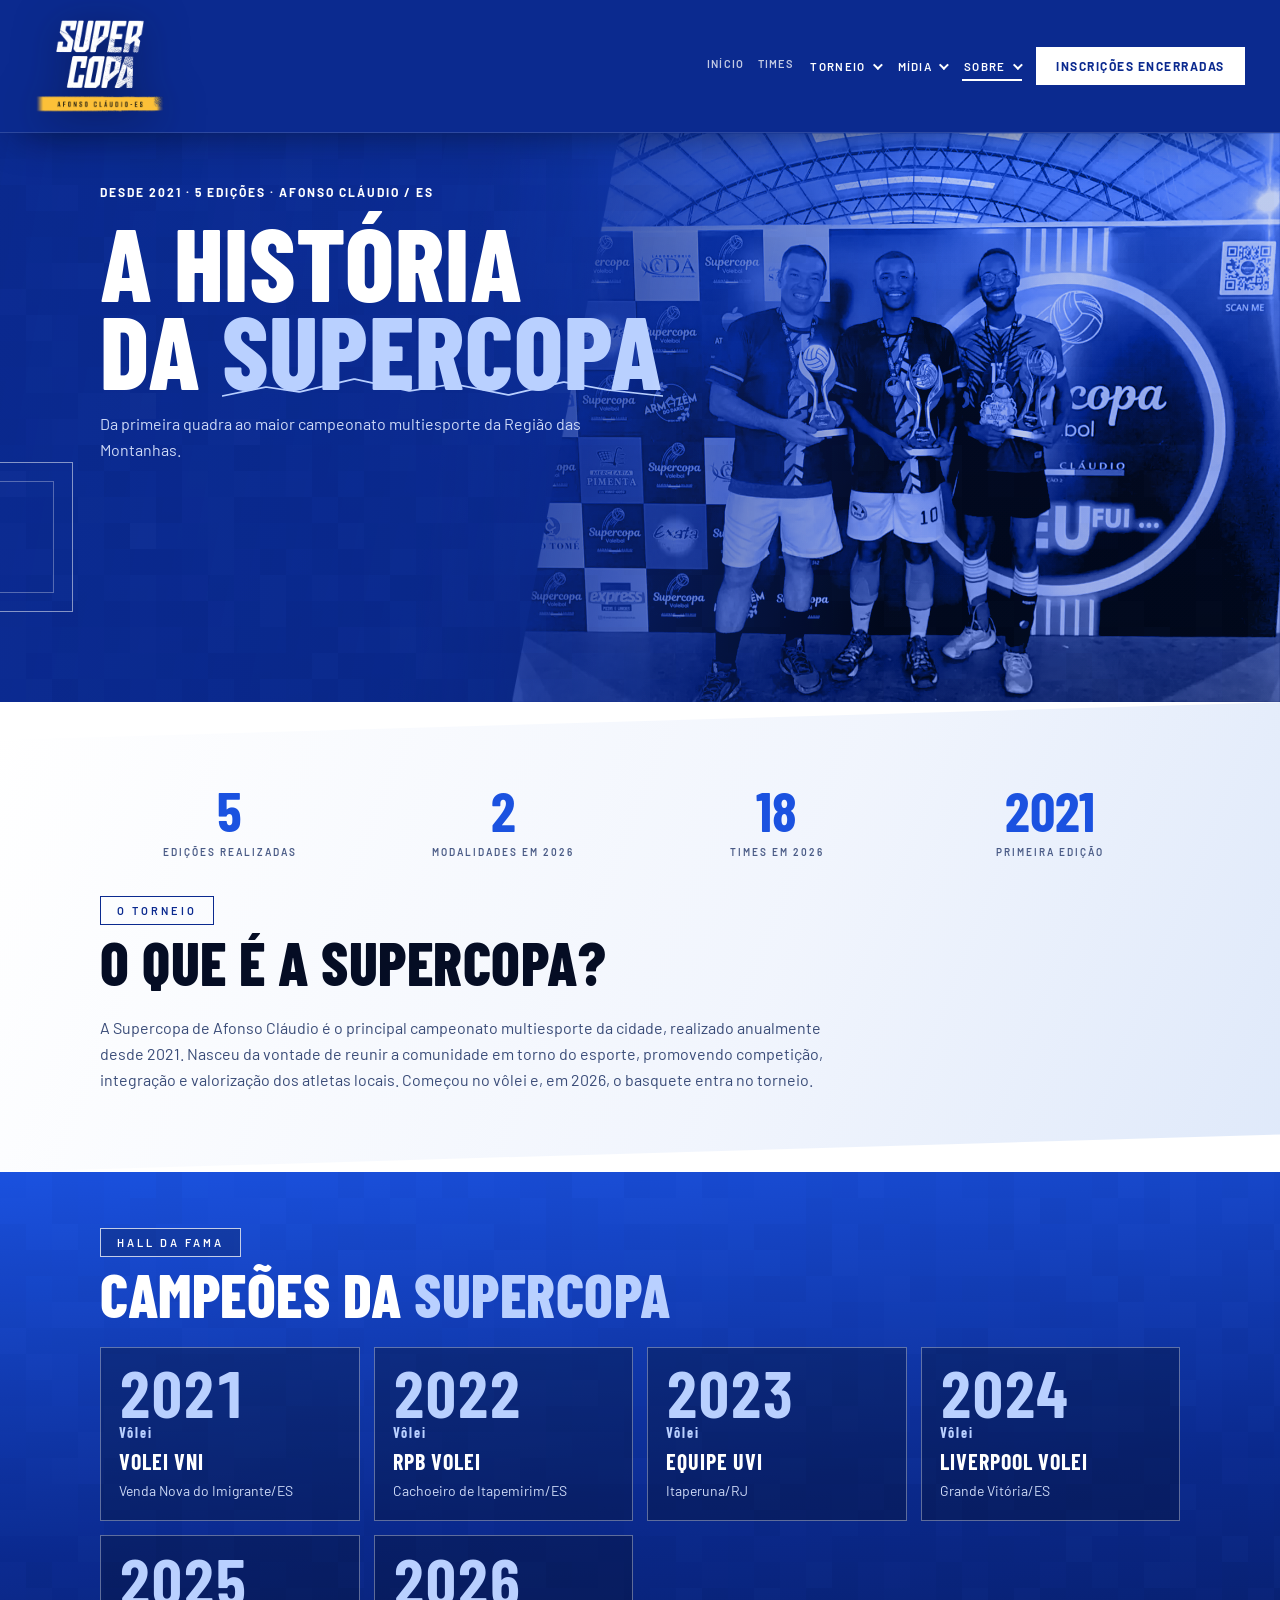
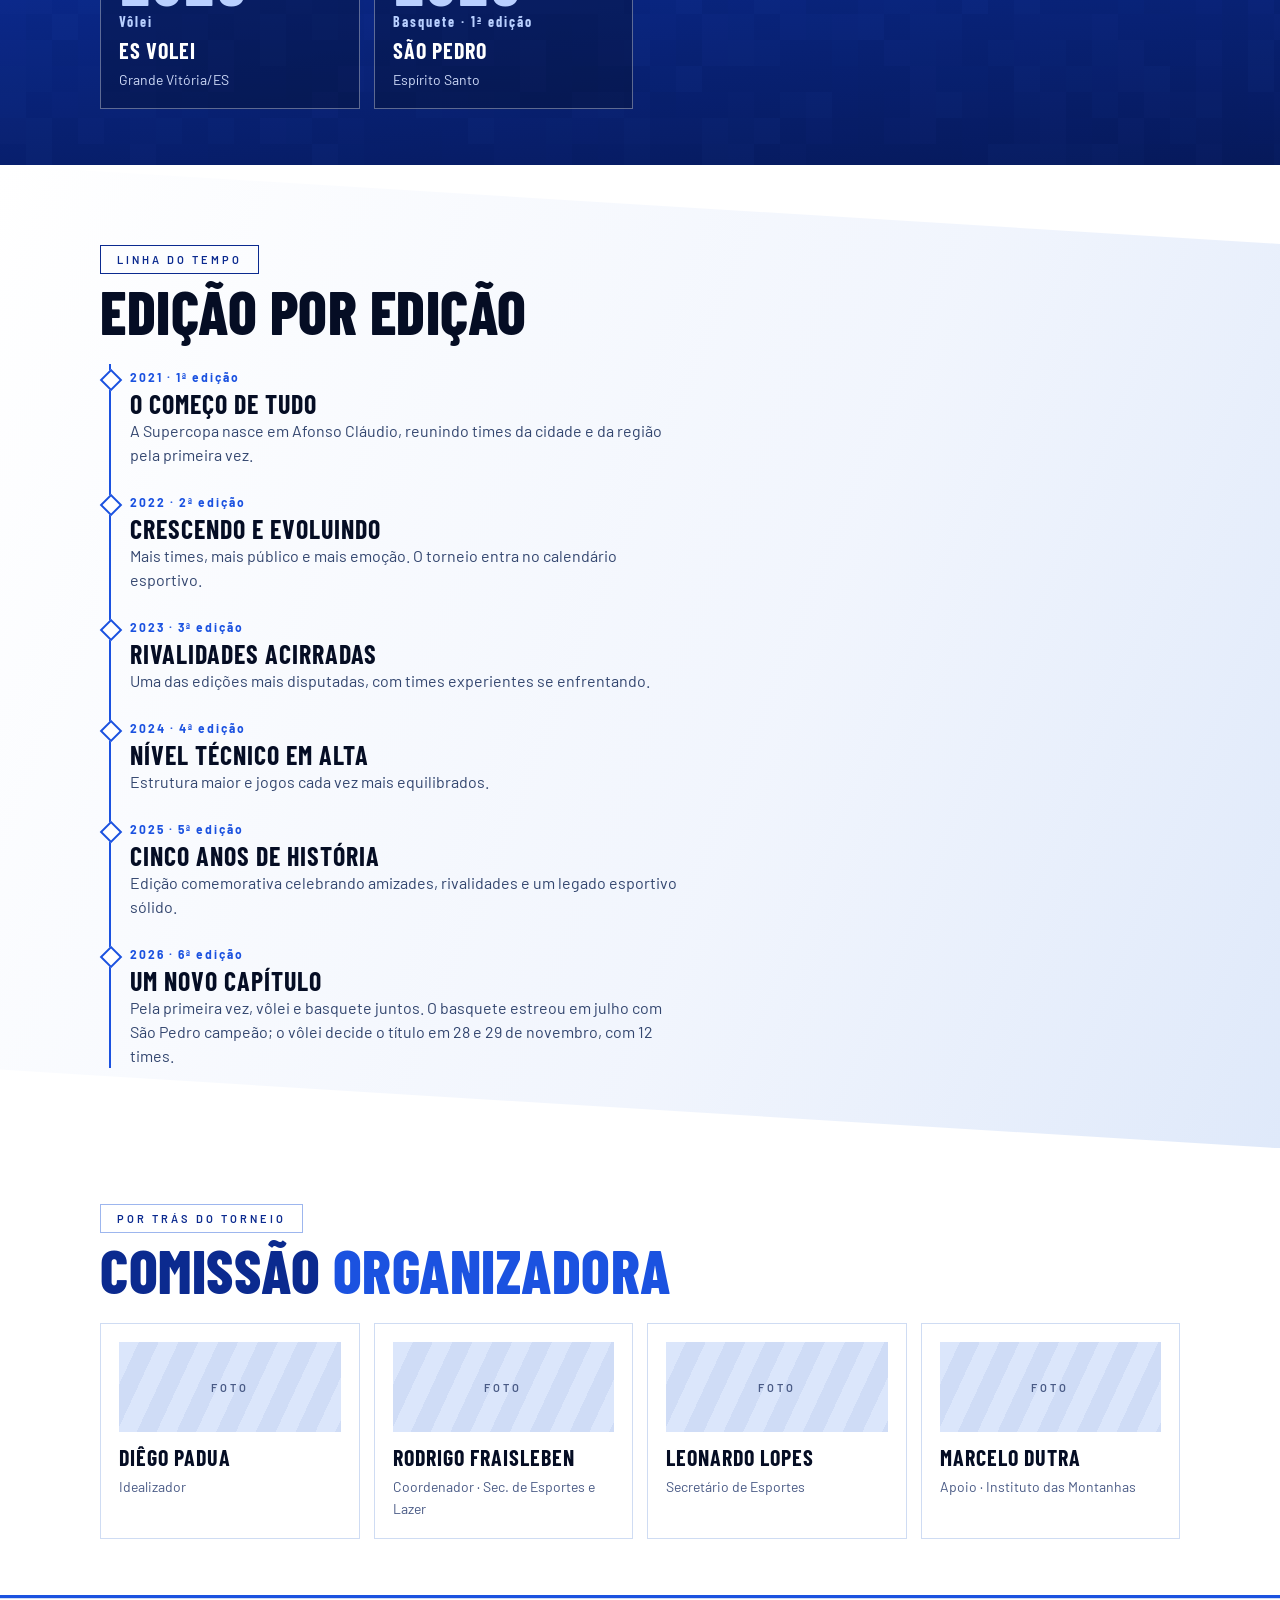
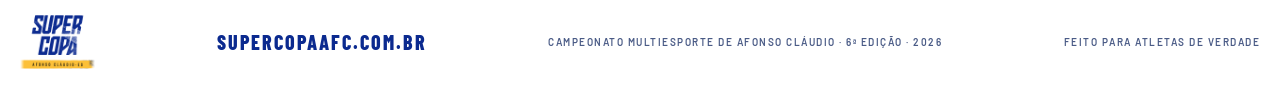
<file: historia.html>
<!doctype html><html lang="pt-BR"><head><meta charset="utf-8"><title>Supercopa AFC</title><meta http-equiv="refresh" content="0;url=index.html#historia"><link rel="canonical" href="index.html#historia"><script>location.replace("index.html#historia")</script></head><body><a href="index.html#historia">Ir para a Supercopa AFC</a></body></html>
</file>
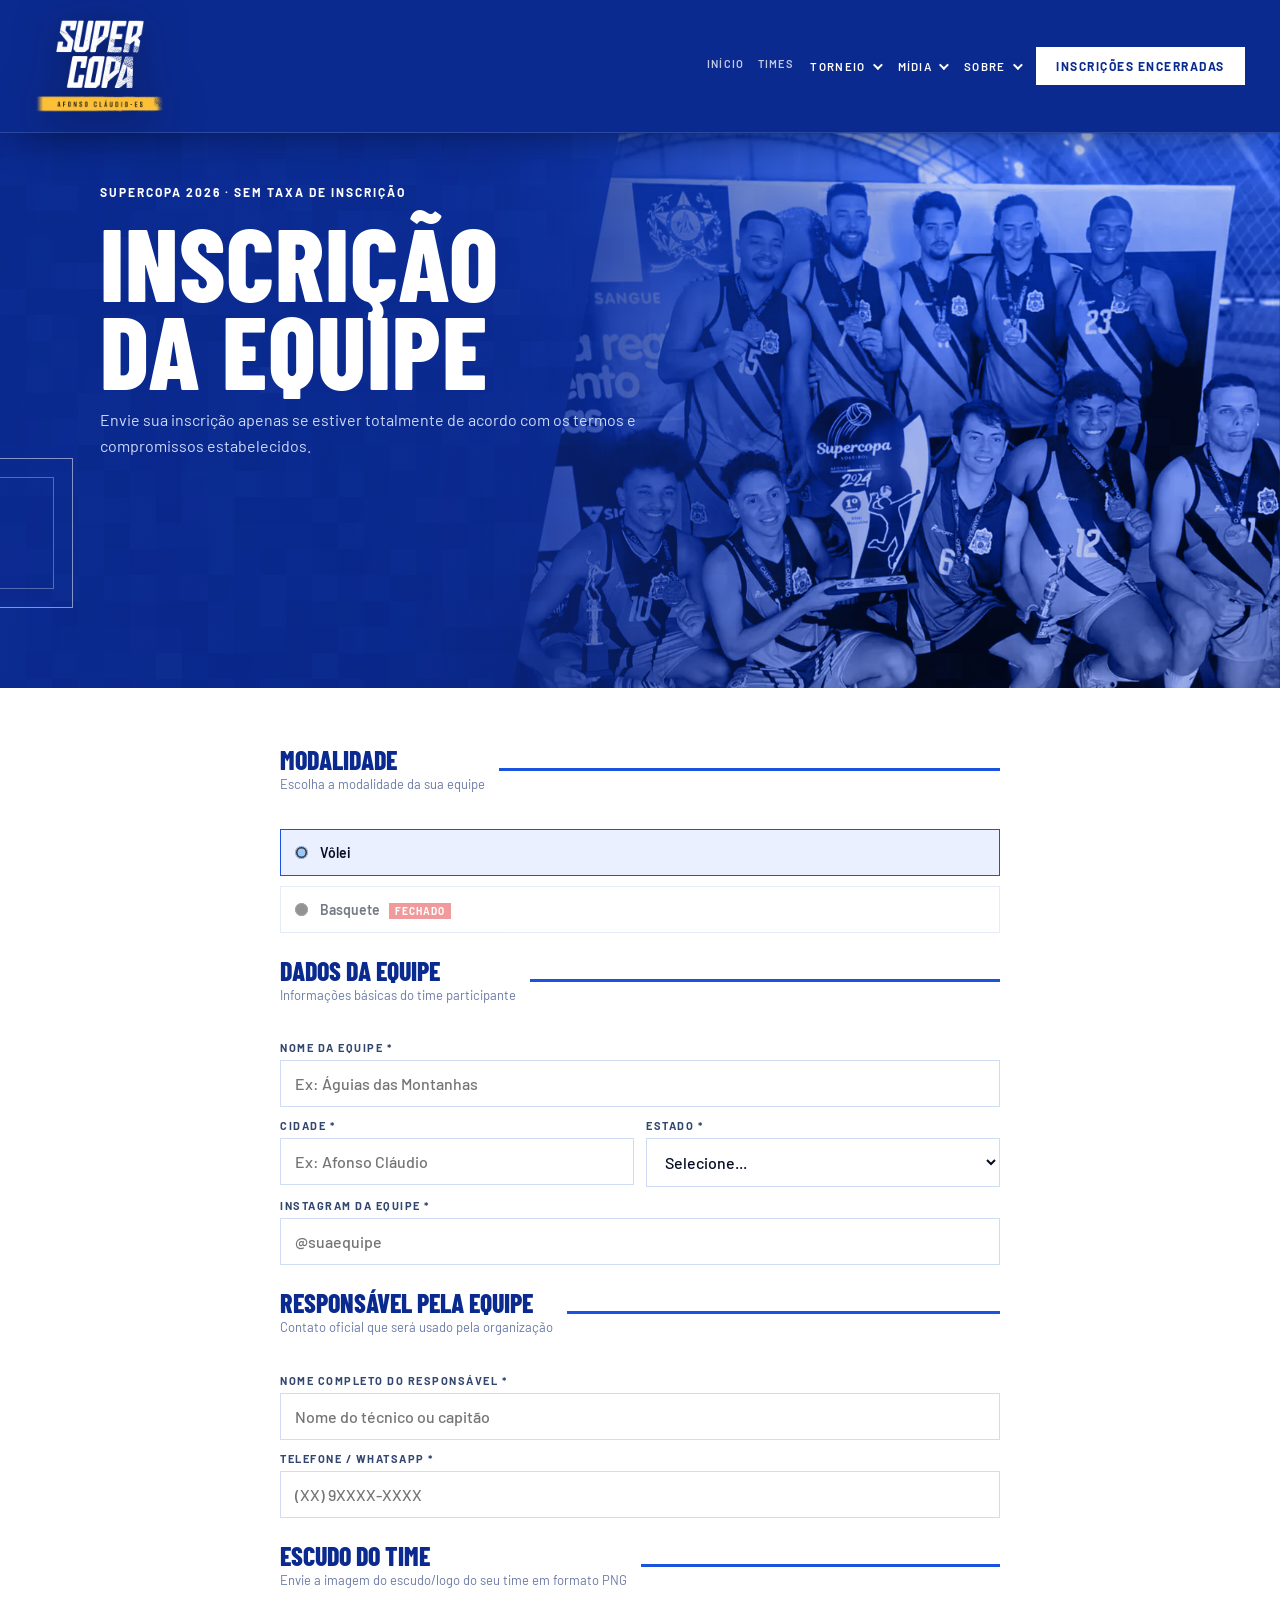
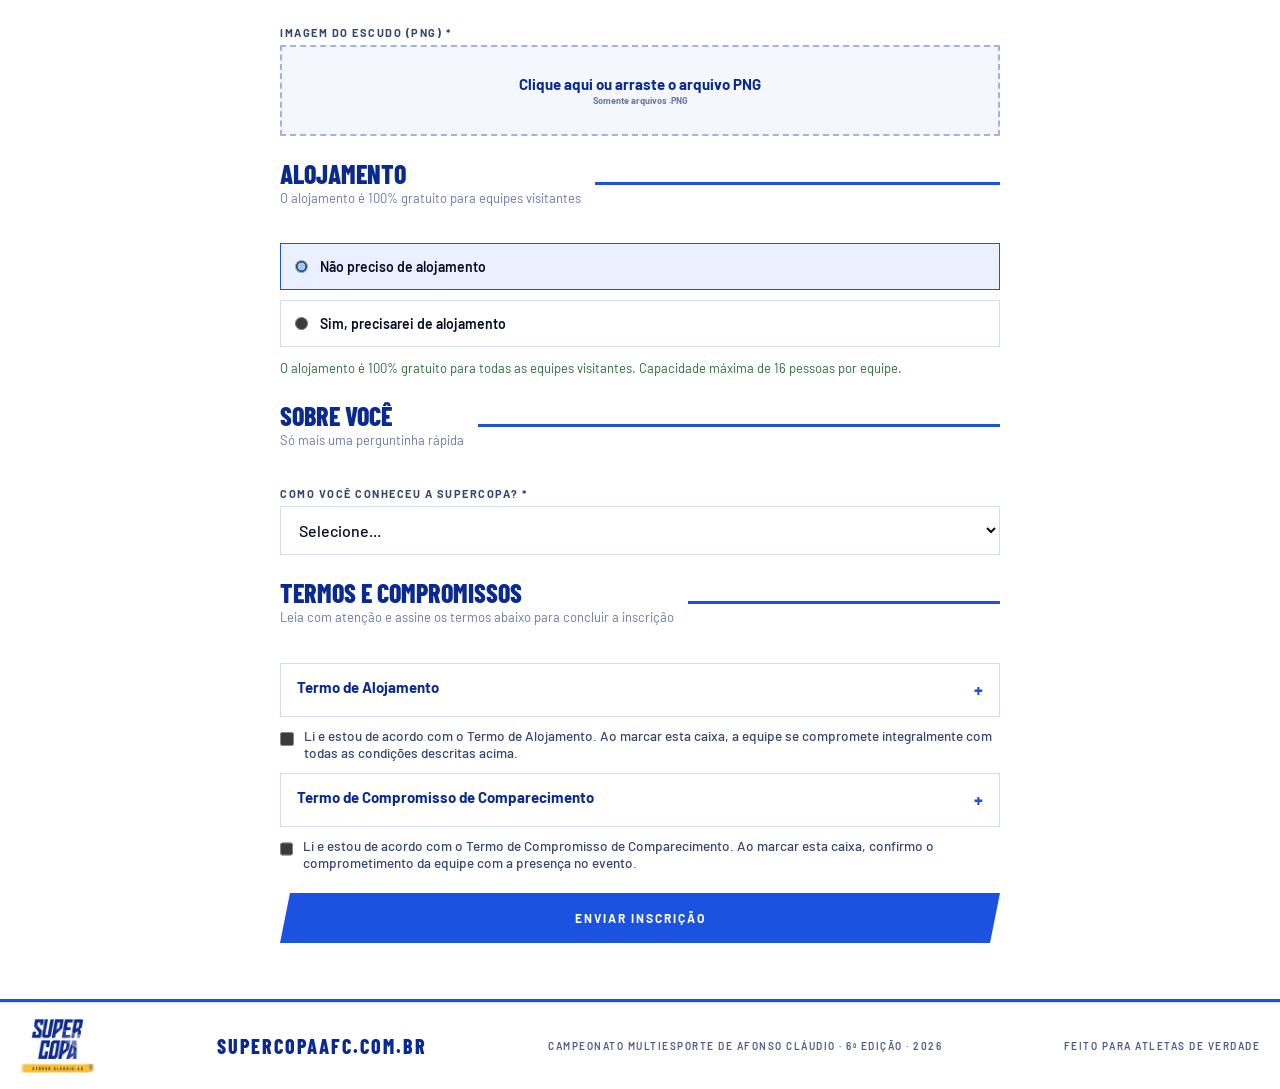
<file: inscricao.html>
<!doctype html><html lang="pt-BR"><head><meta charset="utf-8"><title>Supercopa AFC</title><meta http-equiv="refresh" content="0;url=index.html#inscricao"><link rel="canonical" href="index.html#inscricao"><script>location.replace("index.html#inscricao")</script></head><body><a href="index.html#inscricao">Ir para a Supercopa AFC</a></body></html>
</file>
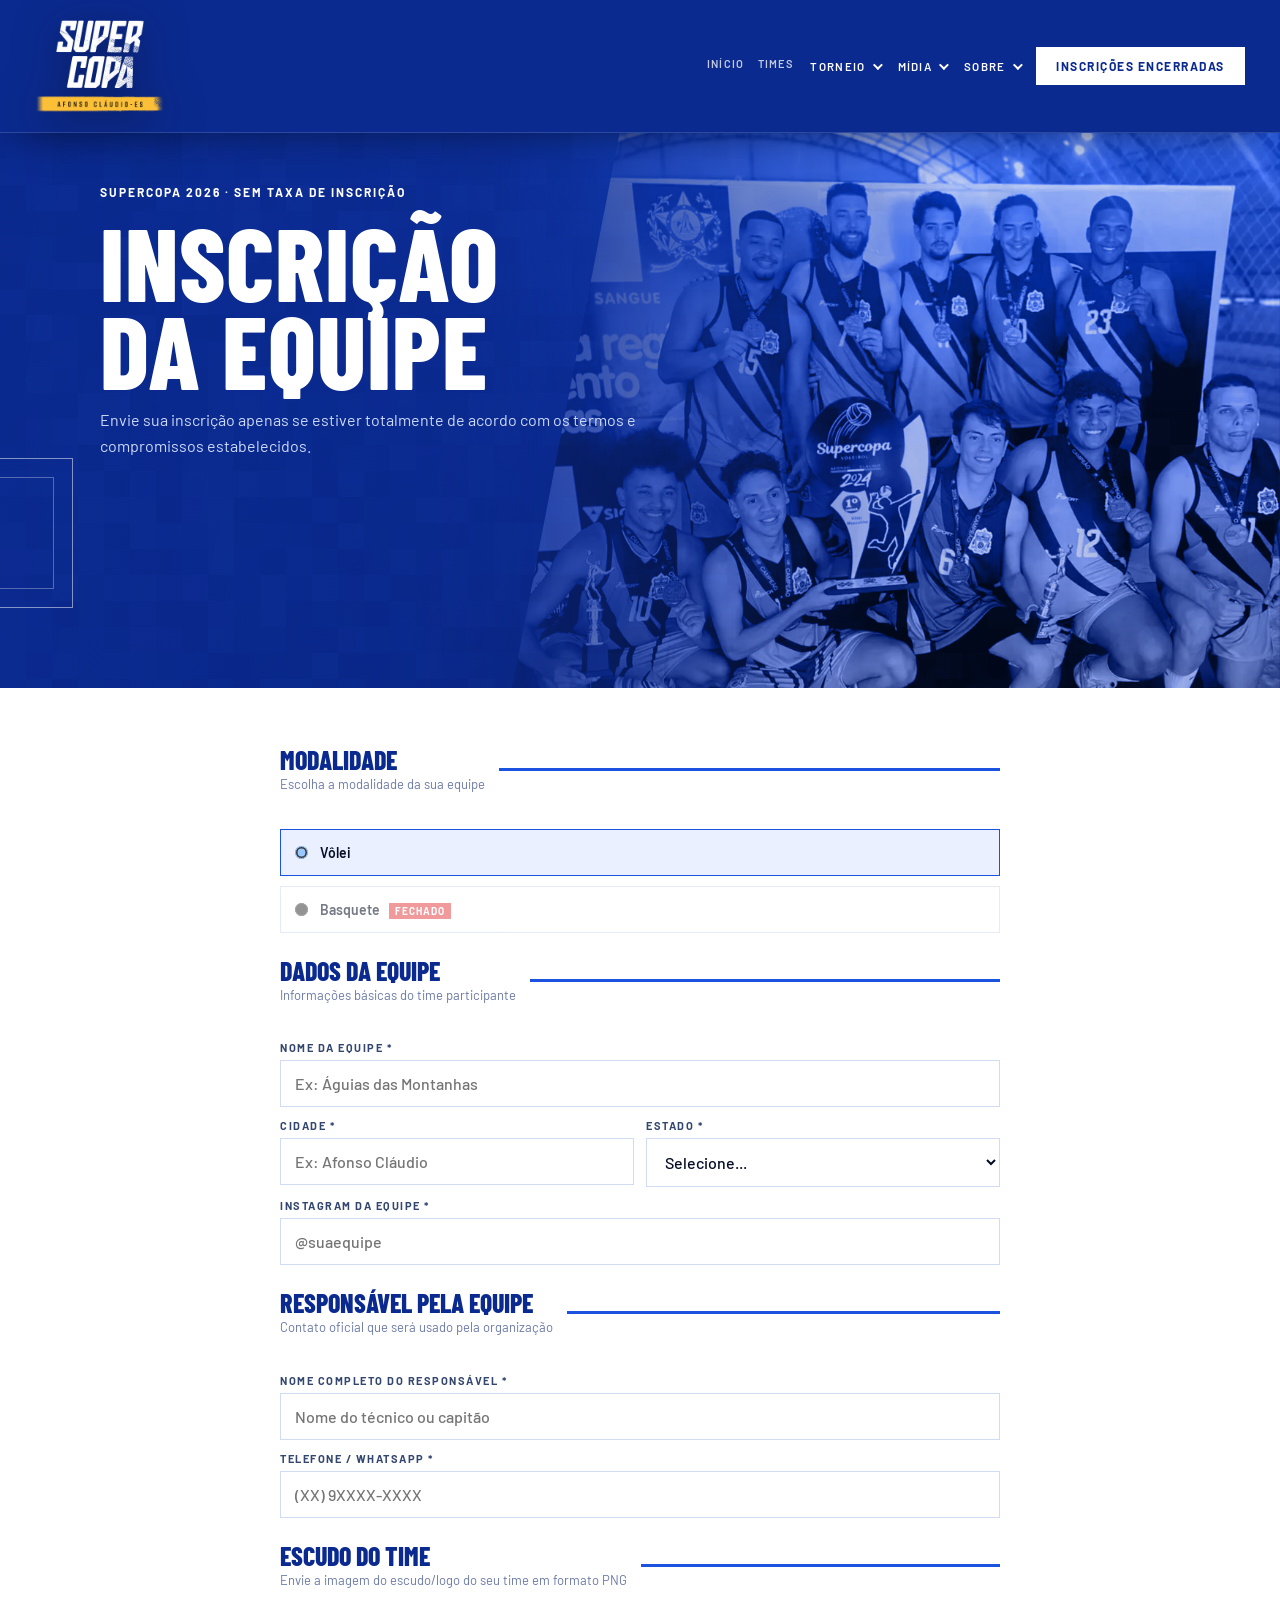
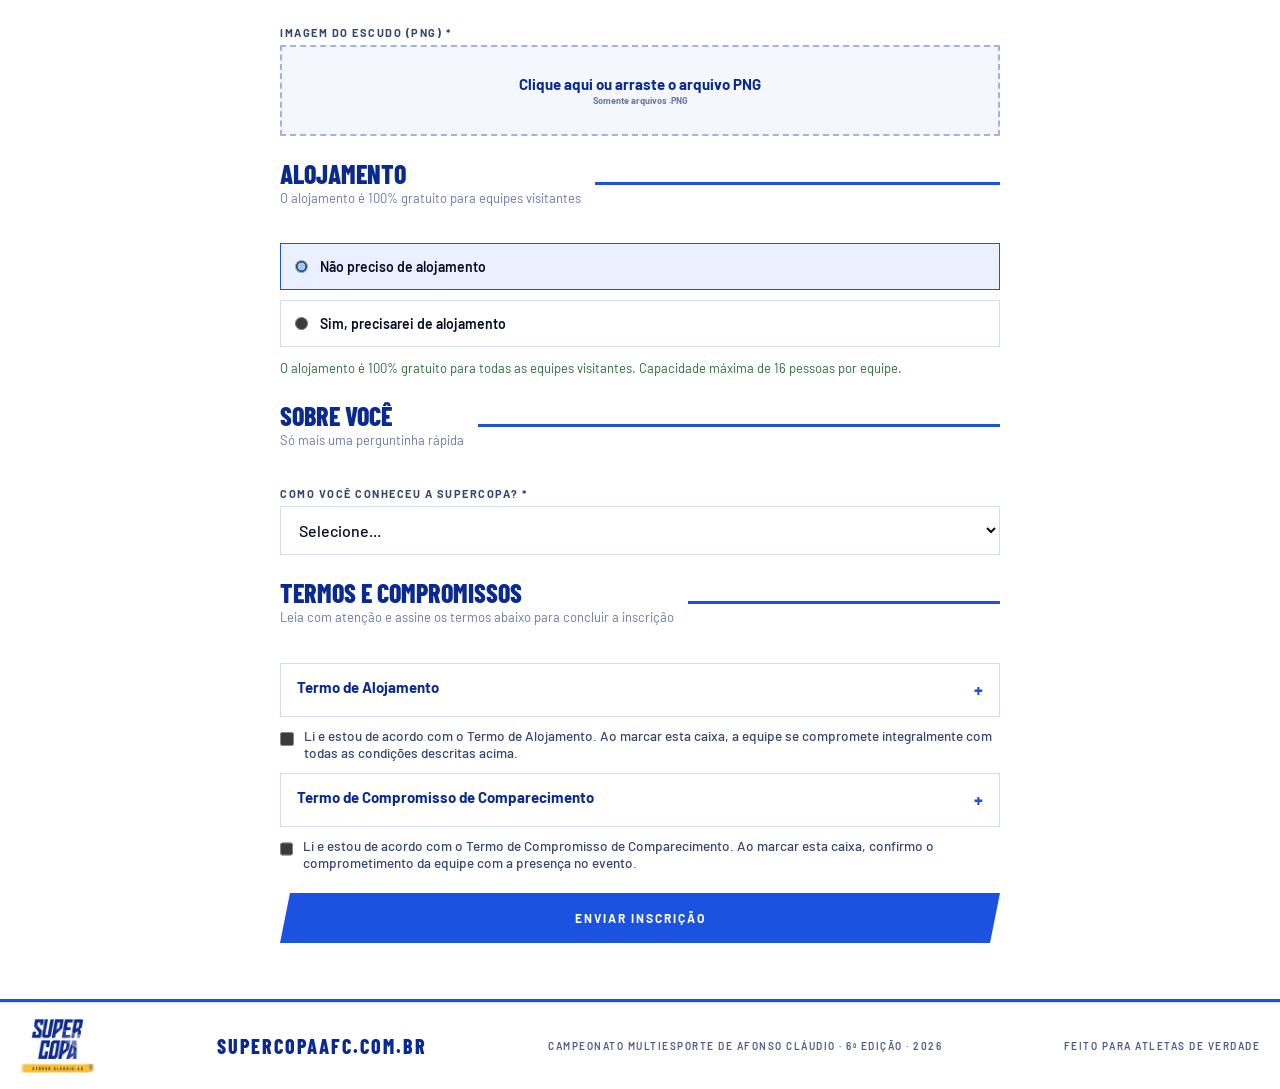
<file: inscricaofinal.html>
<!DOCTYPE html>
<html lang="pt-BR">
<head>
<meta charset="UTF-8">
<meta name="viewport" content="width=device-width, initial-scale=1.0">
<title>Inscrição · Supercopa AFC 2026</title>
<meta http-equiv="refresh" content="0; url=inscricao.html">
<link rel="canonical" href="inscricao.html">
<script>window.location.replace('inscricao.html');</script>
</head>
<body>
<p>Este link mudou. Você já não precisa mais preencher a pré-inscrição separada — agora é só um formulário único. Redirecionando para <a href="inscricao.html">a nova página de Inscrição</a>...</p>
</body>
</html>
</file>
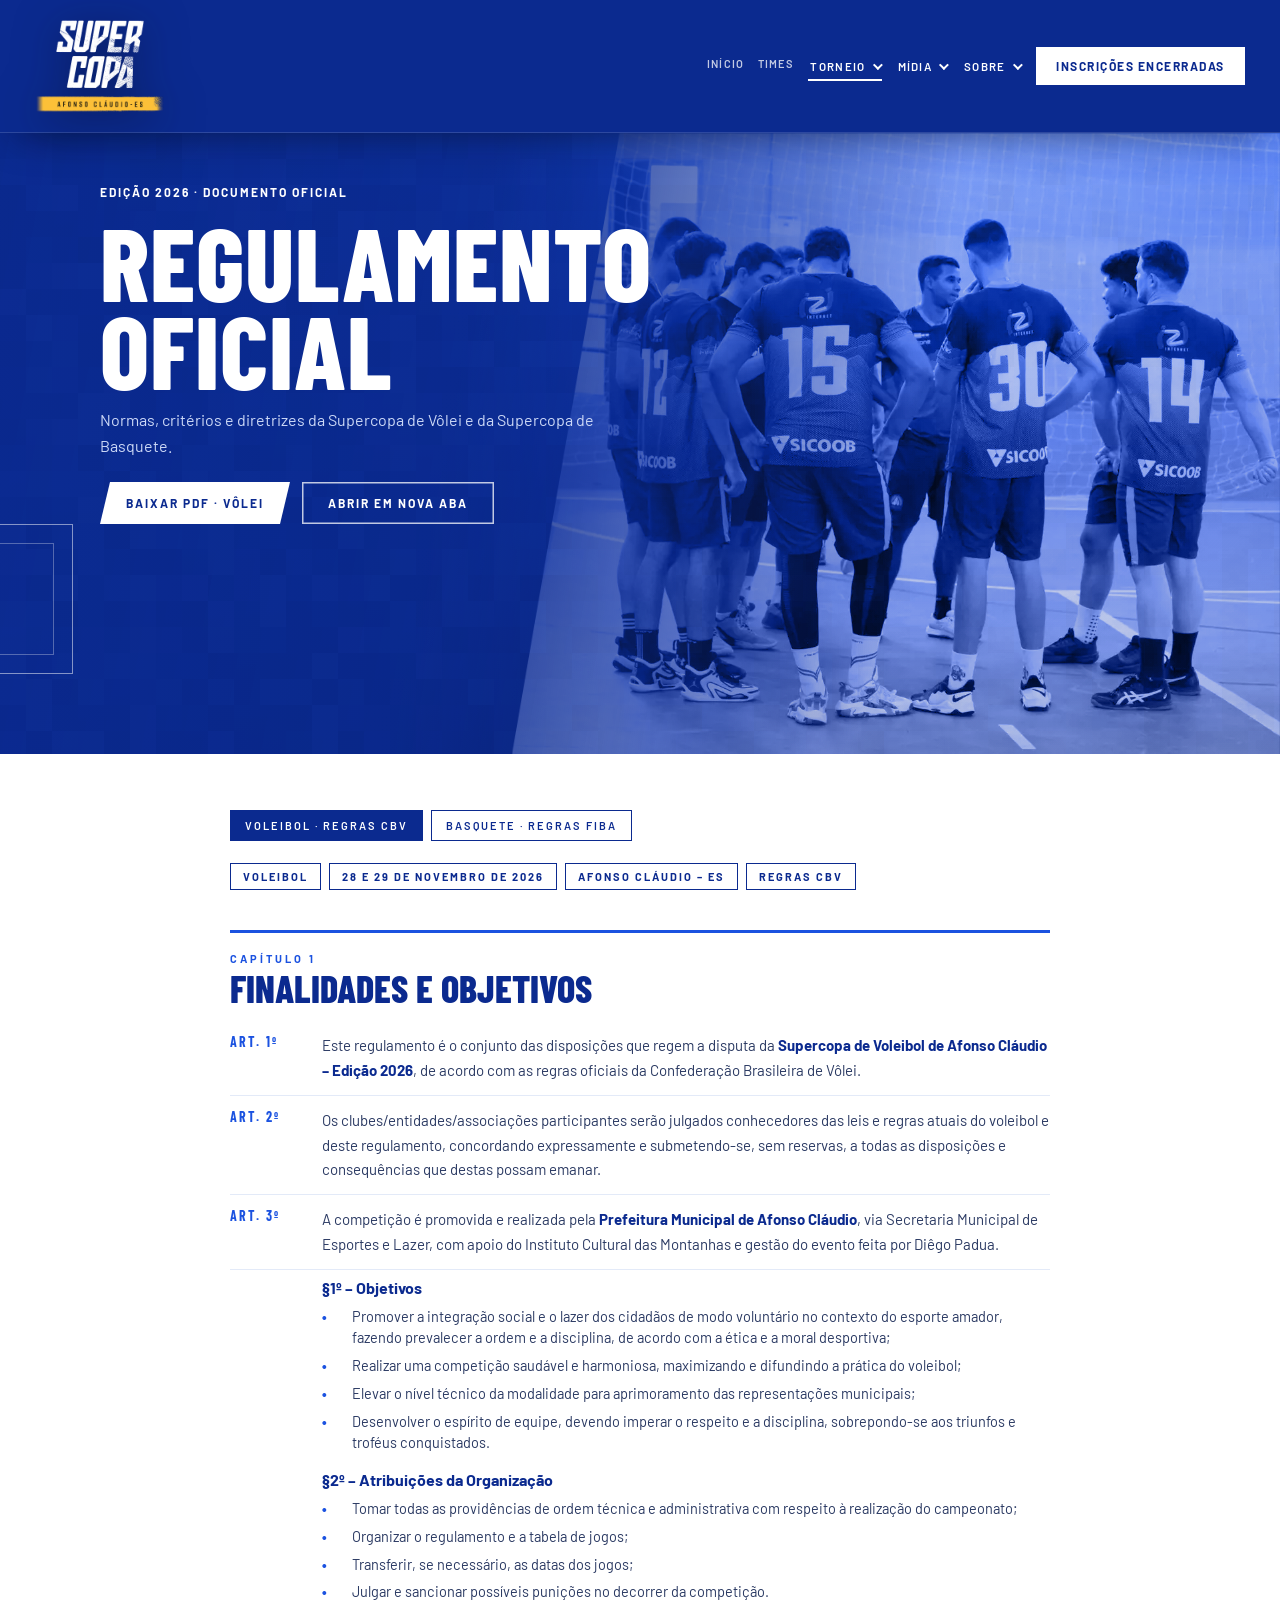
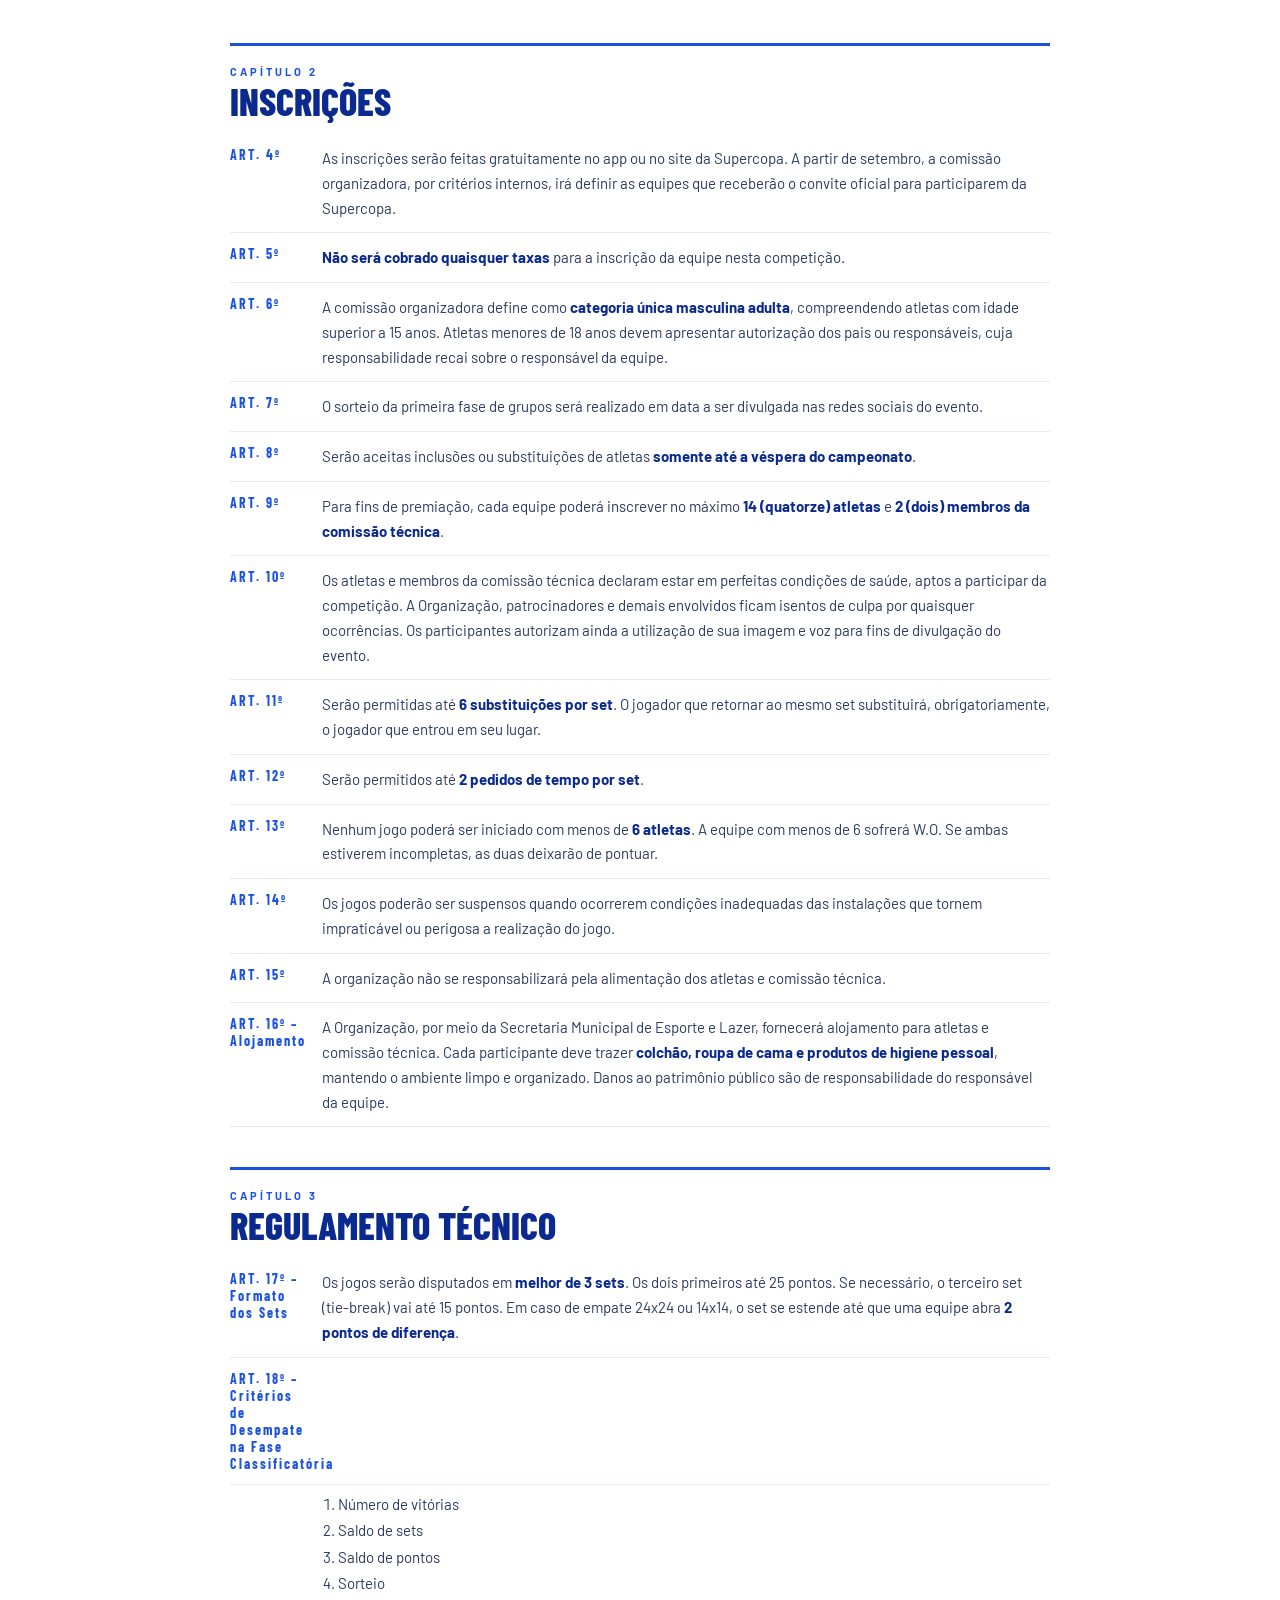
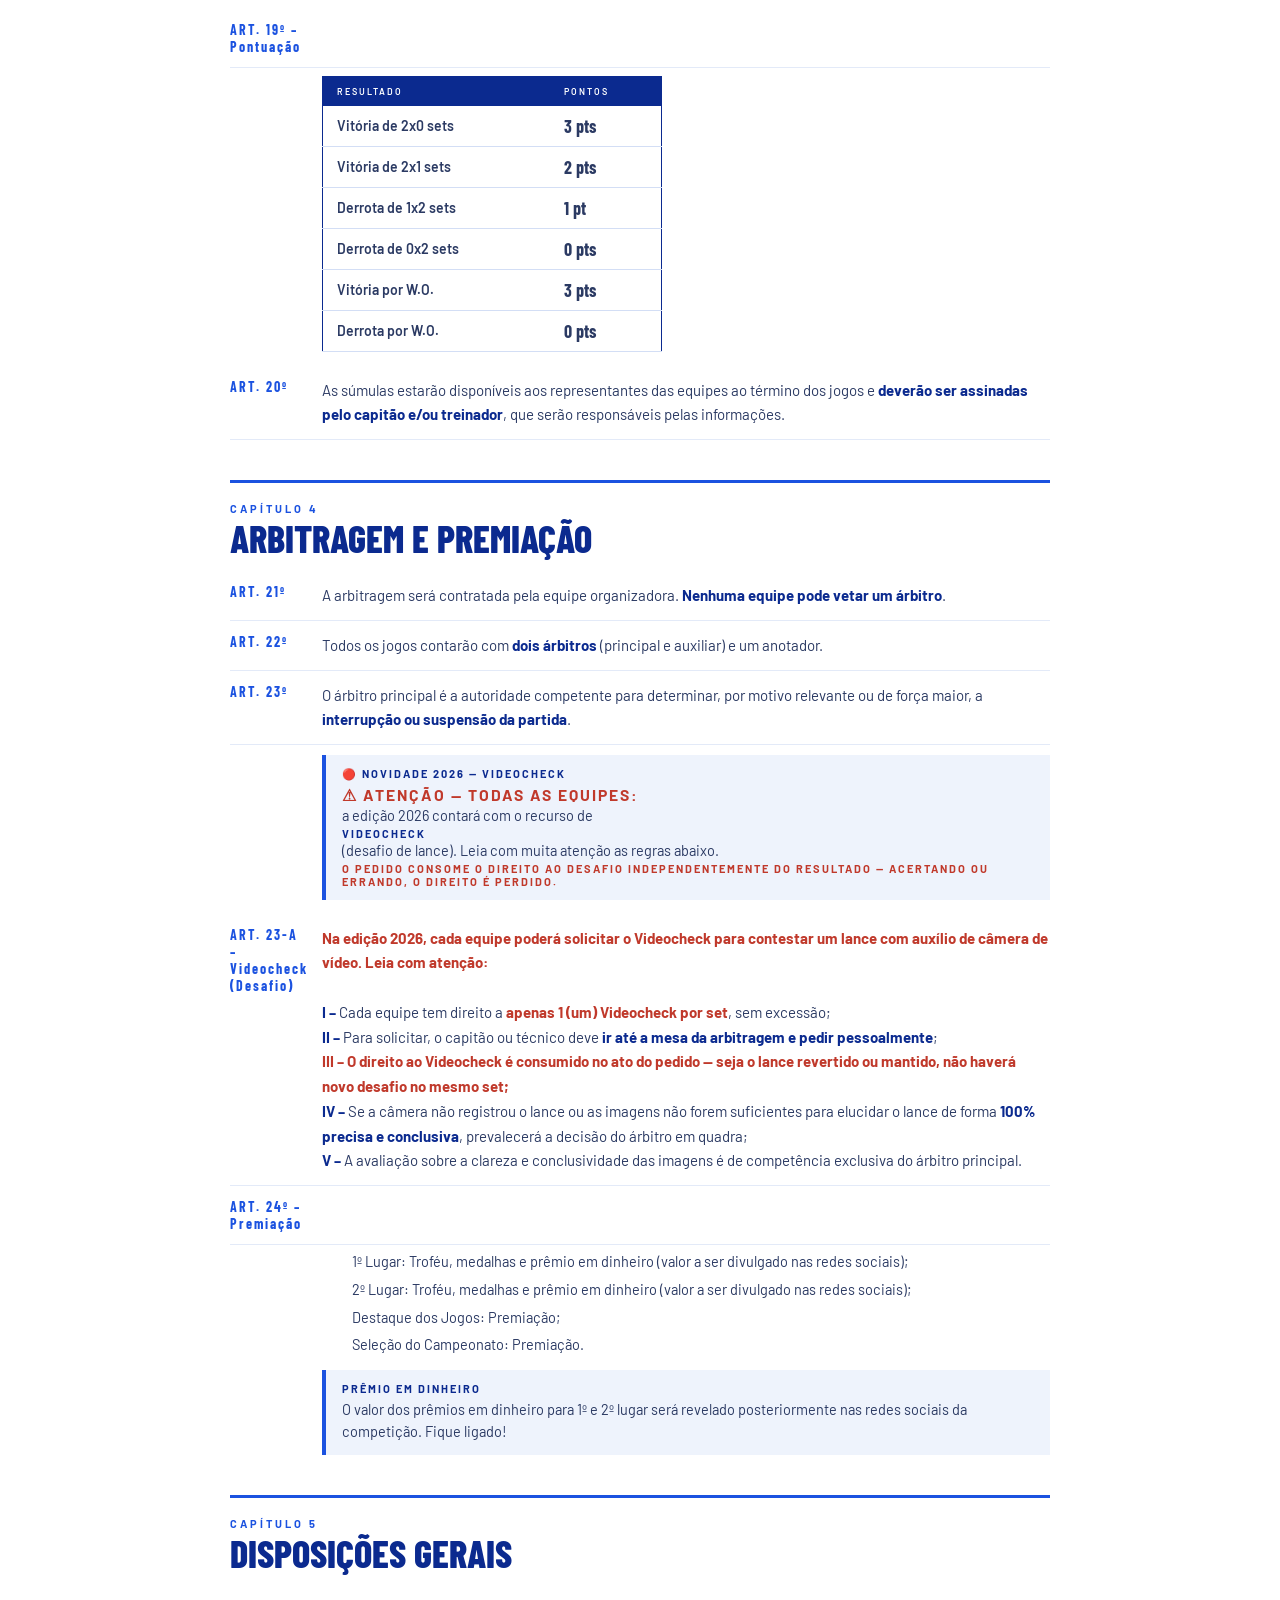
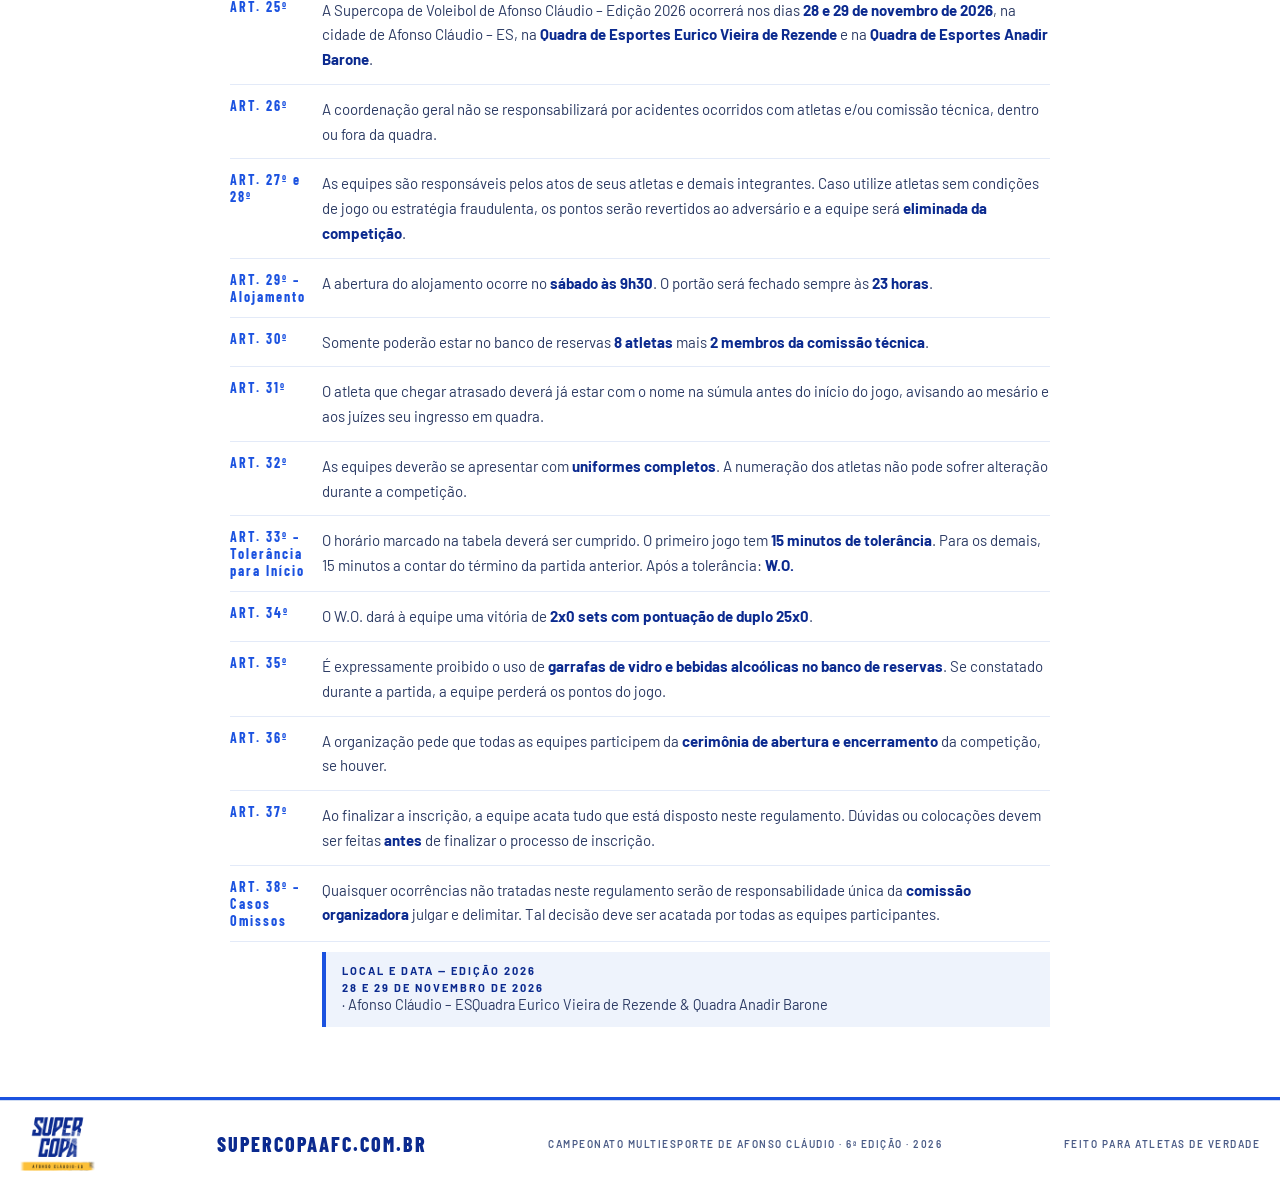
<file: regulamento.html>
<!doctype html><html lang="pt-BR"><head><meta charset="utf-8"><title>Supercopa AFC</title><meta http-equiv="refresh" content="0;url=index.html#regulamento"><link rel="canonical" href="index.html#regulamento"><script>location.replace("index.html#regulamento")</script></head><body><a href="index.html#regulamento">Ir para a Supercopa AFC</a></body></html>
</file>
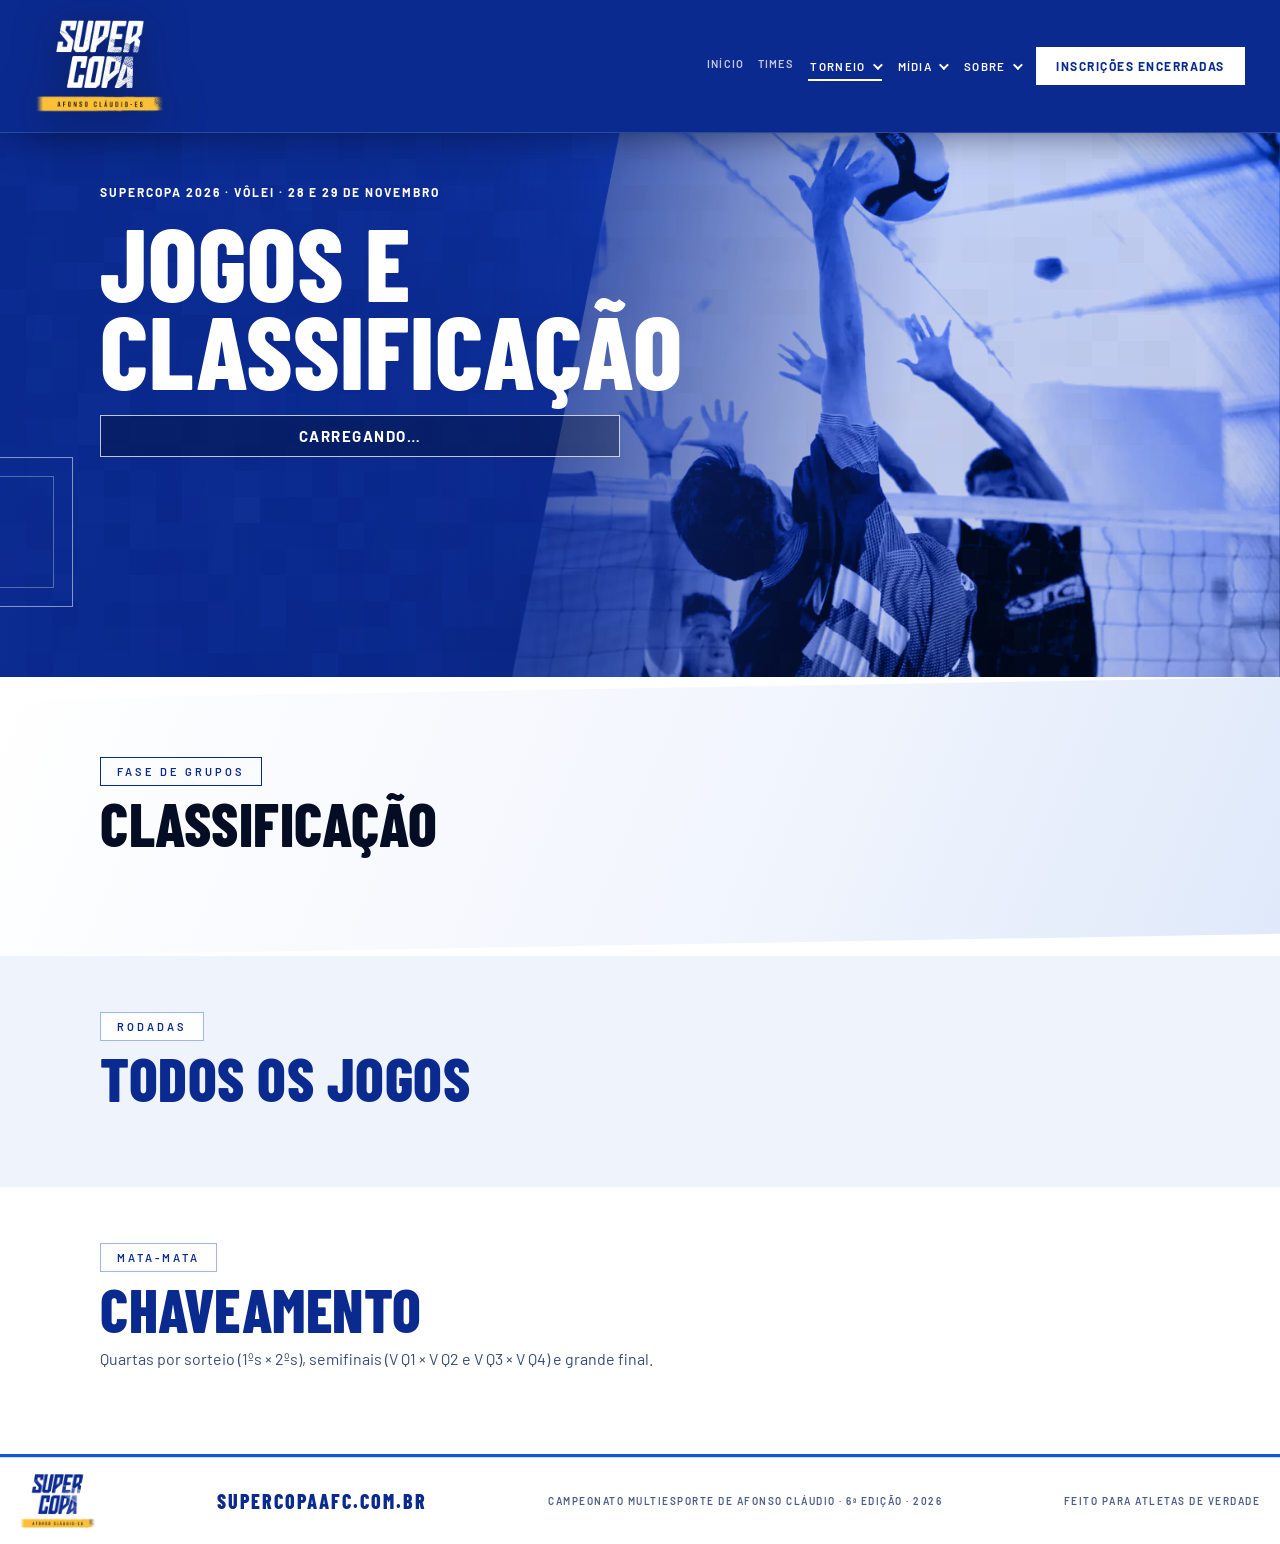
<file: tabela.html>
<!doctype html><html lang="pt-BR"><head><meta charset="utf-8"><title>Supercopa AFC</title><meta http-equiv="refresh" content="0;url=index.html#jogos"><link rel="canonical" href="index.html#jogos"><script>location.replace("index.html#jogos")</script></head><body><a href="index.html#jogos">Ir para a Supercopa AFC</a></body></html>
</file>
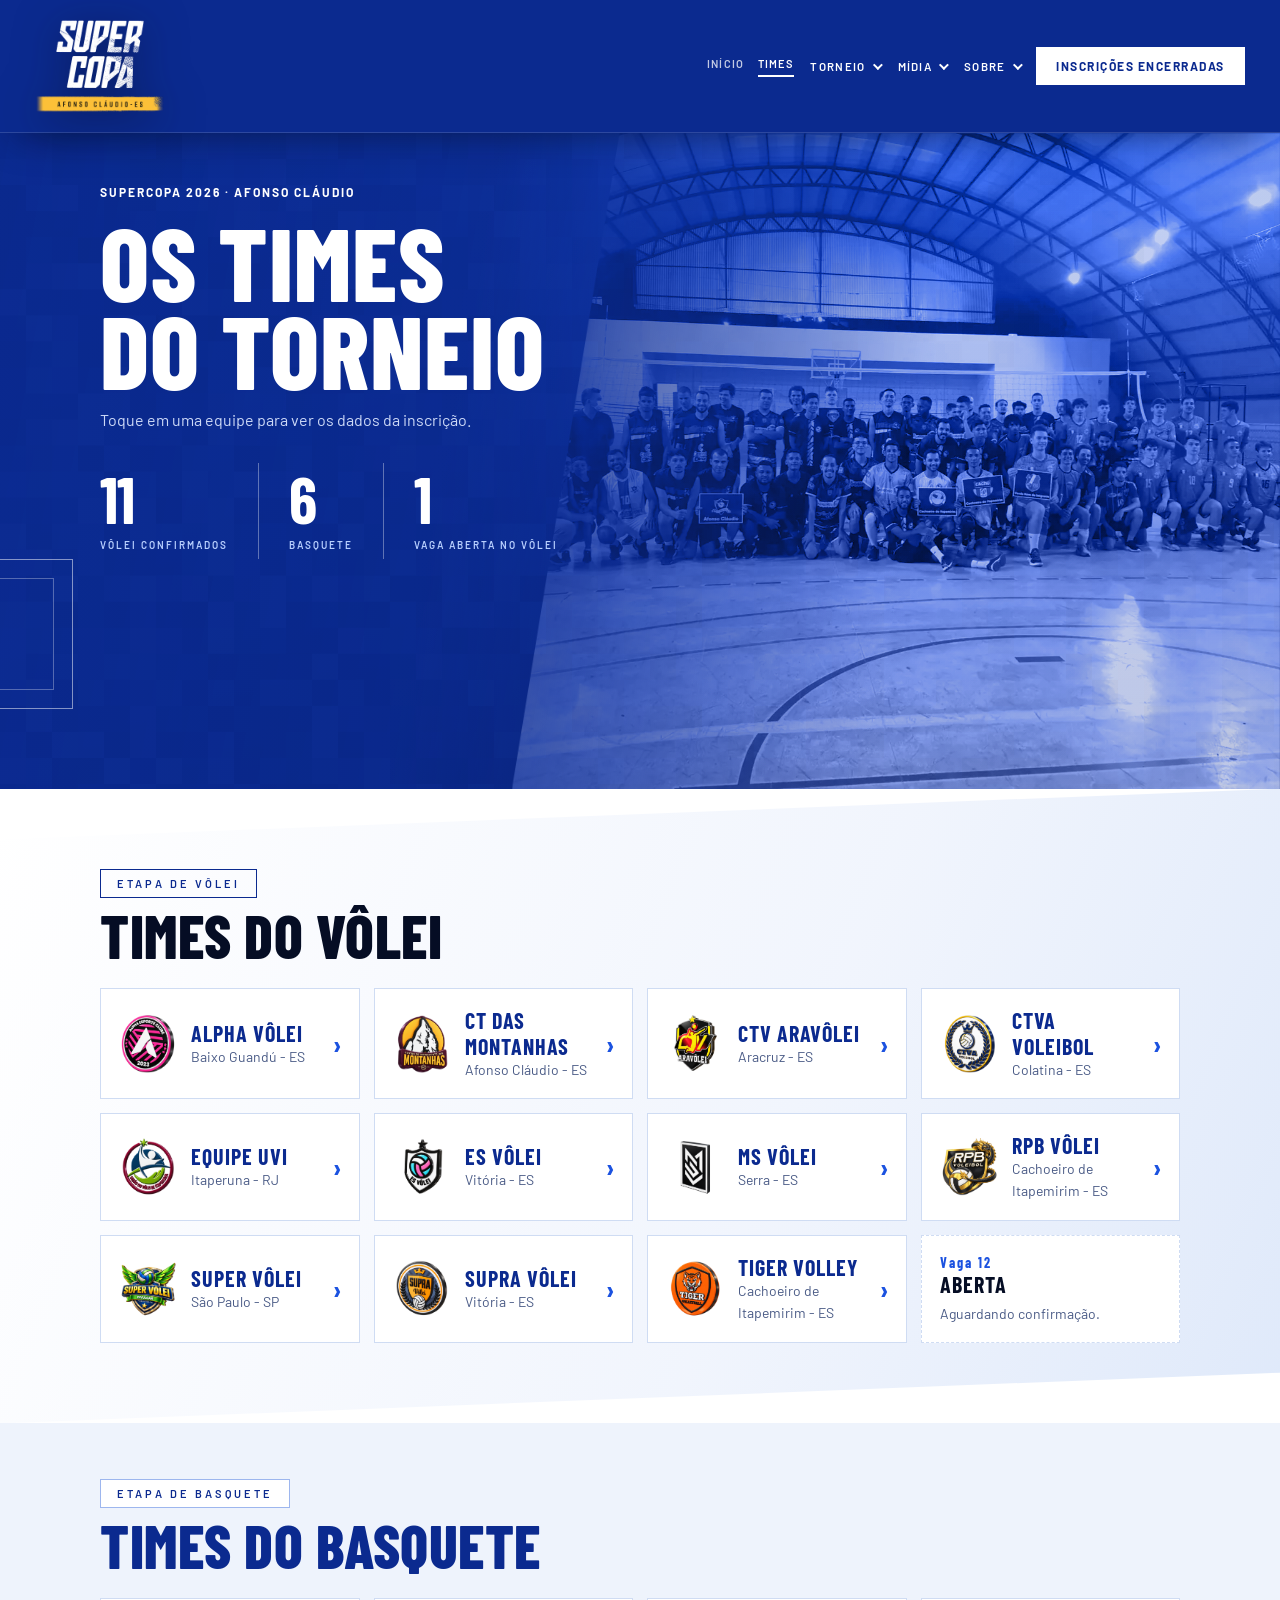
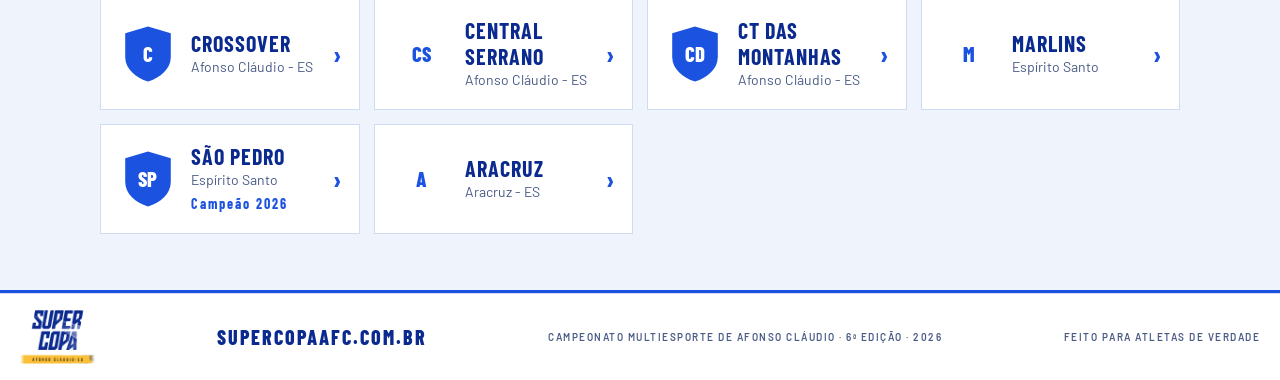
<file: times.html>
<!doctype html><html lang="pt-BR"><head><meta charset="utf-8"><title>Supercopa AFC</title><meta http-equiv="refresh" content="0;url=index.html#times"><link rel="canonical" href="index.html#times"><script>location.replace("index.html#times")</script></head><body><a href="index.html#times">Ir para a Supercopa AFC</a></body></html>
</file>
<file: novo/novo.css>
:root{--ink:#050d24;--navy:#0a2260;--royal:#1346c8;--sky:#4f86ff;--gold:#f4c542;--paper:#eef3ff;--mute:#9db4e8;--line:rgba(255,255,255,.75);
--display:'Barlow Condensed','Arial Narrow',Impact,sans-serif;--body:'Barlow','Helvetica Neue',Arial,sans-serif;color-scheme:dark}
*{box-sizing:border-box;margin:0;padding:0}
html{scroll-behavior:smooth}
body{background:#030818;color:#fff;font-family:var(--body);line-height:1.5}
a{color:inherit}
[hidden]{display:none!important}
.sc{position:relative;overflow:hidden;background:linear-gradient(180deg,var(--navy),#0b2f8a 35%,#0a2260 70%,var(--ink))}
.mosaic{position:absolute;inset:0;width:100%;height:100%;opacity:.55;pointer-events:none}
.sc>*:not(.mosaic){position:relative}
.tag{font:700 12px var(--body);letter-spacing:2px;text-transform:uppercase}
.box{display:inline-block;border:1.5px solid var(--line);padding:7px 16px;font:600 11px var(--body);letter-spacing:3px;text-transform:uppercase;text-align:center;background:rgba(5,13,36,.25);text-decoration:none;color:#fff}
.box.fill{background:#fff;color:var(--navy);border-color:#fff}
.bar-title{border:1.5px solid var(--line);padding:11px 16px;text-align:center;background:rgba(5,13,36,.35)}
.bar-title b{display:block;font:700 15px var(--body);letter-spacing:1.5px;text-transform:uppercase}
.bar-title small{display:block;margin-top:4px;font:500 9px var(--body);letter-spacing:2px;color:var(--mute);text-transform:uppercase}
.big{font-family:var(--display);font-weight:700;line-height:.85;font-variant-numeric:tabular-nums}
.h1{font:800 clamp(46px,8vw,104px)/.86 var(--display);text-transform:uppercase;letter-spacing:1px;text-wrap:balance}
.h1 em,.h2 em{font-style:normal;color:var(--gold)}
.h2{font:800 clamp(34px,5vw,60px)/.9 var(--display);text-transform:uppercase;letter-spacing:.5px;text-wrap:balance}
.lead{color:#cdd9f7;font-size:16px;max-width:560px;line-height:1.6}
.btn{display:inline-block;background:var(--gold);color:var(--ink);font:700 12px var(--body);letter-spacing:2px;text-transform:uppercase;padding:14px 26px;border:0;cursor:pointer;clip-path:polygon(10px 0,100% 0,calc(100% - 10px) 100%,0 100%);text-decoration:none}
.btn.ghost{background:none;color:#fff;box-shadow:inset 0 0 0 1.5px var(--line);clip-path:none}
.cut{background:linear-gradient(115deg,#fff 0,#e6eefc 55%,#c9d9f7 100%);color:var(--ink);clip-path:polygon(0 8%,100% 0,100% 92%,0 100%);padding-block:80px}
.cut.rev{clip-path:polygon(0 0,100% 8%,100% 100%,0 92%)}
.cut .box{color:var(--navy);border-color:var(--navy);background:none}
.cut .lead{color:#33466f}
.wrap{max-width:1120px;margin:0 auto;padding-inline:20px}
.sec{padding-block:56px}
.sech{display:flex;flex-direction:column;gap:10px;margin-bottom:26px;align-items:flex-start}
.grid{display:grid;gap:14px}
.g2{grid-template-columns:repeat(auto-fit,minmax(280px,1fr))}.g3{grid-template-columns:repeat(auto-fit,minmax(220px,1fr))}.g4{grid-template-columns:repeat(auto-fit,minmax(150px,1fr))}
.card{border:1.5px solid rgba(255,255,255,.35);background:rgba(5,13,36,.35);padding:18px}
.card h3{font:700 22px var(--display);text-transform:uppercase;letter-spacing:1px;margin-bottom:6px}
.card p{color:#cdd9f7;font-size:14px;line-height:1.55}
.cut .card{background:#fff;border-color:#c9d9f7;color:var(--ink)}.cut .card p{color:#4a5b86}
.stat{text-align:center}.stat b{display:block;font:700 56px var(--display);line-height:1;color:var(--gold)}.stat small{font:600 10px var(--body);letter-spacing:2px;text-transform:uppercase;color:var(--mute)}
.cut .stat b{color:var(--royal)}.cut .stat small{color:#4a5b86}
.n{font:700 14px var(--display);letter-spacing:2px;color:var(--gold)}
.rule{display:flex;height:3px}.rule i{flex:1;background:var(--gold)}
.shield{width:64px;height:72px;flex:none}
table{width:100%;border-collapse:collapse;font-variant-numeric:tabular-nums}
th{font:600 9px var(--body);letter-spacing:2px;text-transform:uppercase;color:var(--mute);text-align:center;padding:8px 6px;border-bottom:1.5px solid var(--line)}
td{padding:10px 6px;text-align:center;font:600 14px var(--body);border-bottom:1px solid rgba(255,255,255,.14)}
th:nth-child(2),td:nth-child(2){text-align:left}
td:last-child{font:700 20px var(--display);color:var(--gold)}
tr.q td:first-child{box-shadow:inset 3px 0 var(--gold)}
.cut table td{border-color:#d3def5}.cut th{color:#4a5b86;border-color:var(--navy)}.cut td:last-child{color:var(--royal)}
.game{display:grid;grid-template-columns:1fr auto 1fr;align-items:center;gap:10px;padding:13px 0;border-bottom:1px solid rgba(255,255,255,.14);font:600 14px var(--body)}
.game .r{text-align:right}.game .m{font:700 11px var(--body);letter-spacing:1.5px;color:var(--mute);text-align:center;min-width:104px;line-height:1.4}.game .m b{display:block;font:700 24px var(--display);color:#fff}
.live{color:#ff6b6b!important}.game .m.live b{color:#ff6b6b}
.chip{display:flex;gap:8px;flex-wrap:wrap}
.chip button{font:600 11px var(--body);letter-spacing:2px;text-transform:uppercase;border:1.5px solid var(--line);background:none;color:#fff;padding:8px 14px;cursor:pointer}
.chip button.on{background:#fff;color:var(--navy);border-color:#fff}
.cut .chip button{color:var(--navy);border-color:var(--navy)}.cut .chip button.on{background:var(--navy);color:#fff}
.gauge{position:relative;width:120px;height:120px}.gauge svg{width:100%;height:100%;transform:rotate(-90deg)}.gauge span{position:absolute;inset:0;display:grid;place-items:center;font:700 34px var(--display)}
.ph{background:repeating-linear-gradient(115deg,#1b3d9c 0 18px,#1346c8 18px 36px);display:grid;place-items:center;color:rgba(255,255,255,.75);font:600 11px var(--body);letter-spacing:3px;text-transform:uppercase;text-align:center;padding:10px}
.foot{display:flex;flex-wrap:wrap;gap:10px 22px;align-items:center;justify-content:space-between;background:#fff;color:var(--navy);padding:16px 20px}
.foot b{font:800 20px var(--display);letter-spacing:2px;text-transform:uppercase}.foot span{font:600 10px var(--body);letter-spacing:1.5px;text-transform:uppercase;color:#4a5b86}
details{border:1.5px solid rgba(255,255,255,.35);margin-bottom:8px;background:rgba(5,13,36,.3)}
summary{cursor:pointer;padding:14px 16px;font:600 15px var(--body);list-style:none;display:flex;justify-content:space-between;gap:10px}
summary::after{content:'+';color:var(--gold);font:700 20px var(--display)}details[open] summary::after{content:'−'}
details p{padding:0 16px 16px;color:#cdd9f7;font-size:14px}
.mason{columns:3 160px;column-gap:10px}.mason img{width:100%;display:block;margin-bottom:10px;border:1.5px solid rgba(255,255,255,.3)}
.logo{font:800 22px var(--display);letter-spacing:1px;text-transform:uppercase;text-decoration:none}.logo em{font-style:normal;color:var(--gold)}
.ath{display:grid;grid-template-columns:repeat(auto-fill,minmax(150px,1fr));gap:8px;margin-top:10px}
.ath button{display:flex;gap:8px;align-items:center;border:1.5px solid rgba(255,255,255,.35);padding:9px;font:600 13px var(--body);background:none;color:#fff;cursor:pointer;text-align:left}
.ath button.on{background:#fff;color:var(--navy);border-color:#fff}.ath em{font:700 20px var(--display);font-style:normal;min-width:26px;color:var(--gold)}.ath button.on em{color:var(--royal)}
input.in,select.in{width:100%;background:rgba(5,13,36,.35);border:1.5px solid var(--line);color:#fff;font:500 15px var(--body);padding:12px 14px;margin-bottom:8px}
select.in option{color:#000}
.note{background:rgba(244,197,66,.12);border:1.5px dashed var(--gold);color:var(--gold);font:600 11px var(--body);letter-spacing:1px;padding:8px 12px;margin-bottom:16px}
.tl{border-left:2px solid var(--gold);margin-left:8px;padding-left:20px;display:grid;gap:22px}
.tl h4{font:700 26px var(--display);text-transform:uppercase;letter-spacing:1px}.tl small{color:var(--gold);font:700 12px var(--body);letter-spacing:2px}
@media (prefers-reduced-motion:reduce){*{animation:none!important;scroll-behavior:auto!important}}

body{background:#fff;color:var(--ink)} .sc{color:#fff}
:root{--gold:#b9d0ff;--royal:#1b52e0;--navy:#0b2a8f}
.sc{background:linear-gradient(175deg,#1b52e0,#0b2a8f 55%,#071a5c)}
.mosaic{opacity:.32}
.btn{background:#fff;color:var(--navy)}
.btn.ghost{background:none;color:#fff}
.lt,.cut{--gold:#1b52e0;background:#fff;color:var(--ink)}
.lt.alt{background:#eef3fc}
.lt .mosaic{display:none}
.lt{position:relative}
.cut{background:linear-gradient(112deg,#fff 0,#f1f5fd 60%,#dfe9fa 100%)}
:is(.lt,.cut) .lead,:is(.lt,.cut) p{color:#3a4c78}
:is(.lt,.cut) .card{background:#fff;border:1.5px solid #cfdcf3;color:var(--ink)}
:is(.lt,.cut) .card p{color:#4a5b86}
.lt.alt .card{background:#fff}
:is(.lt,.cut) .stat b{color:var(--royal)}:is(.lt,.cut) .stat small{color:#4a5b86}
:is(.lt,.cut) .box{color:var(--navy);border-color:var(--navy);background:none}
:is(.lt,.cut) .tag{color:var(--navy)}
:is(.lt,.cut) .btn{background:var(--royal);color:#fff}
:is(.lt,.cut) .btn.ghost{background:none;color:var(--navy);box-shadow:inset 0 0 0 1.5px var(--navy)}
:is(.lt,.cut) table td{border-color:#d3def5}:is(.lt,.cut) th{color:#4a5b86;border-color:var(--navy)}:is(.lt,.cut) td:last-child{color:var(--royal)}
:is(.lt,.cut) .game{border-color:#d3def5}:is(.lt,.cut) .game .m{color:#6b7aa5}:is(.lt,.cut) .game .m b{color:var(--navy)}:is(.lt,.cut) .game .m.live b{color:#e5484d}
:is(.lt,.cut) details{background:#fff;border-color:#cfdcf3}:is(.lt,.cut) details p{color:#4a5b86}:is(.lt,.cut) summary{color:var(--ink)}
:is(.lt,.cut) .chip button{color:var(--navy);border-color:var(--navy)}:is(.lt,.cut) .chip button.on{background:var(--navy);color:#fff}
:is(.lt,.cut) .note{background:#fff7e0;border-color:#d9b34a;color:#8a6a10}
:is(.lt,.cut) .ph{background:repeating-linear-gradient(115deg,#dbe6fb 0 18px,#cfdcf6 18px 36px);color:#4a5b86}
:is(.lt,.cut) .tl{border-color:var(--royal)}:is(.lt,.cut) .tl small{color:var(--royal)}
:is(.lt,.cut) .mason img{border-color:#cfdcf3}
:is(.lt,.cut) .big{color:var(--navy)}
:is(.lt,.cut) :is(.n){color:var(--royal)}
.dk{--gold:#b9d0ff;color:#fff!important;background:linear-gradient(165deg,#1b52e0,#0b2a8f 60%,#071a5c)!important}
.dk p{color:#cdd9f7!important}.dk .box{color:#fff!important;border-color:rgba(255,255,255,.8)!important}
#top{--gold:#1b52e0;background:#fff;color:var(--ink);border-bottom:1.5px solid #cfdcf3;backdrop-filter:none}
.tick{background:var(--royal);color:#fff}
.logo{color:var(--navy)}
#nav a:not(.btn){color:var(--navy);opacity:.8}#nav a.on{border-color:var(--royal)}
#nav .btn{background:var(--royal);color:#fff}
.foot{background:#fff;border-top:1.5px solid #cfdcf3}
.rule i{background:var(--royal)}

#top{position:sticky;top:0;z-index:20;background:#fff;color:#0a1640;--gold:#1b52e0;border-bottom:1.5px solid #cfdcf3}
.tick{background:#1b52e0;color:#fff;font:700 11px var(--body);letter-spacing:2px;text-transform:uppercase;text-align:center;padding:6px 10px}
.bar{display:flex;align-items:center;justify-content:space-between;gap:16px;padding:12px 20px;flex-wrap:wrap}
#nav{display:flex;gap:6px 18px;flex-wrap:wrap;align-items:center}
#nav a:not(.btn){font:600 11px var(--body);letter-spacing:2px;text-transform:uppercase;text-decoration:none;opacity:.75;padding-bottom:3px;border-bottom:2px solid transparent}
#nav a.on{opacity:1;border-color:var(--gold)}
#cd b{display:inline;font:700 18px var(--display);letter-spacing:0;color:#fff}

/* ===== FX SITE ===== */
.fxph{position:absolute!important;top:0;bottom:0;right:0;left:40%;z-index:0;background-size:cover;background-position:center 28%;filter:grayscale(1) contrast(1.1) brightness(.95);mix-blend-mode:luminosity;opacity:.85;clip-path:polygon(14% 0,100% 0,100% 100%,0 100%);animation:kb 24s ease-in-out infinite alternate;will-change:transform}
.fxsh{position:absolute!important;inset:0;z-index:0;background:linear-gradient(100deg,#0b2a8f 0,rgba(11,42,143,.9) 36%,rgba(27,82,224,.05) 70%)}
.sc>.mosaic{opacity:.14!important}
.sc>.mosaic{z-index:1}.sc>.wrap{z-index:2}
@keyframes kb{from{transform:scale(1.04) translate3d(0,0,0)}to{transform:scale(1.16) translate3d(-2%,-2%,0)}}
#fxbar{position:fixed;left:0;top:0;height:3px;width:100%;background:#fff;transform-origin:0 50%;transform:scaleX(0);z-index:60;box-shadow:0 0 0 1px rgba(27,82,224,.6)}
#top{transition:box-shadow .3s,padding .3s}#top.sm{box-shadow:0 8px 30px rgba(11,42,143,.18)}#top.sm .bar{padding-block:6px}.bar{transition:padding .3s}
.h1 .w{display:inline-block;overflow:hidden;vertical-align:bottom;padding-bottom:.06em}.h1 .w>i{display:inline-block;font-style:normal;transform:translateY(110%);animation:wup .9s cubic-bezier(.2,.9,.2,1) forwards;animation-delay:var(--d)}
@keyframes wup{to{transform:none}}
.rv{opacity:0;transform:translateY(34px);transition:opacity .8s cubic-bezier(.2,.8,.2,1),transform .8s cubic-bezier(.2,.8,.2,1);transition-delay:var(--d,0s)}
.rv.in{opacity:1;transform:none}
.rv.l{transform:translateX(-40px)}.rv.l.in{transform:none}
.rv.z{transform:scale(.92)}.rv.z.in{transform:none}
.fxmq{background:#fff;border-block:1.5px solid #cfdcf3;overflow:hidden;white-space:nowrap;position:relative;z-index:3}
.fxmq div{display:inline-block;padding:14px 0;animation:mq 26s linear infinite;font:800 clamp(22px,3vw,34px) var(--display);text-transform:uppercase;letter-spacing:2px;color:#0b2a8f}
.fxmq span{margin-inline:22px;color:#1b52e0}.fxmq b{font-weight:800;-webkit-text-stroke:1.5px #0b2a8f;color:transparent}
@keyframes mq{to{transform:translateX(-50%)}}
.card{transition:transform .35s cubic-bezier(.2,.8,.2,1),box-shadow .35s,border-color .35s;position:relative;overflow:hidden}
.card::after{content:"";position:absolute;inset:0;background:linear-gradient(115deg,transparent 35%,rgba(27,82,224,.16) 50%,transparent 65%);transform:translateX(-120%);transition:transform .8s}
.card:hover{transform:translateY(-6px);border-color:#1b52e0!important;box-shadow:0 22px 40px -18px rgba(11,42,143,.5)}.card:hover::after{transform:translateX(120%)}
.dk .card:hover{box-shadow:none}
.btn{transition:transform .25s cubic-bezier(.2,.8,.2,1),box-shadow .25s,background .25s;will-change:transform}
.btn:hover{box-shadow:0 14px 28px -10px rgba(11,42,143,.65)}
#nav a:not(.btn){position:relative}#nav a:not(.btn)::after{content:"";position:absolute;left:0;right:0;bottom:-4px;height:2px;background:#1b52e0;transform:scaleX(0);transform-origin:0 50%;transition:transform .35s}
#nav a:not(.btn):hover::after,#nav a.on::after{transform:scaleX(1)}#nav a.on{border-color:transparent!important}
.big,.stat b{transition:transform .4s}
.stat:hover b{transform:scale(1.12) rotate(-2deg)}
.tl{position:relative;border-color:transparent!important}.tl::before{content:"";position:absolute;left:-1px;top:0;bottom:0;width:2px;background:#1b52e0;transform:scaleY(0);transform-origin:0 0;transition:transform 1.6s cubic-bezier(.2,.8,.2,1)}.tl.in::before{transform:none}
.tl>div{position:relative}.tl>div::before{content:"";position:absolute;left:-27px;top:8px;width:12px;height:12px;background:#fff;border:2px solid #1b52e0;transform:rotate(45deg) scale(0);transition:transform .5s .3s}.tl>div.in::before{transform:rotate(45deg) scale(1)}
#wipe{position:fixed;inset:0;z-index:80;background:#0b2a8f;pointer-events:none;clip-path:polygon(0 0,0 0,-20% 100%,-20% 100%)}
#wipe.go{animation:wipe .85s cubic-bezier(.7,0,.3,1)}
@keyframes wipe{0%{clip-path:polygon(0 0,0 0,-20% 100%,-20% 100%)}45%{clip-path:polygon(0 0,120% 0,100% 100%,-20% 100%)}55%{clip-path:polygon(0 0,120% 0,100% 100%,-20% 100%)}100%{clip-path:polygon(120% 0,120% 0,100% 100%,100% 100%)}}
.mason img{transition:transform .6s cubic-bezier(.2,.8,.2,1),filter .4s;cursor:zoom-in}.mason img:hover{transform:scale(1.04) rotate(-.6deg);filter:saturate(1.2);position:relative;z-index:2}
#lb{position:fixed;inset:0;z-index:90;background:rgba(5,13,36,.92);display:none;place-items:center;cursor:zoom-out}#lb.on{display:grid;animation:fi .3s}#lb img{max-width:92vw;max-height:88vh;box-shadow:0 30px 80px #000;animation:zi .45s cubic-bezier(.2,.8,.2,1)}
@keyframes fi{from{opacity:0}}@keyframes zi{from{transform:scale(.85);opacity:0}}
.hero-pulse{position:absolute;right:6%;bottom:12%;width:150px;height:150px;border:1.5px solid rgba(255,255,255,.5);z-index:2;animation:rot 14s linear infinite;pointer-events:none}.hero-pulse::after{content:"";position:absolute;inset:18px;border:1.5px solid rgba(255,255,255,.3)}
@keyframes rot{to{transform:rotate(360deg)}}
.sc{--p:0}
@media (max-width:760px){.fxph{left:0;opacity:.4;clip-path:none}.hero-pulse{display:none}.herologo{display:none}}
@media (prefers-reduced-motion:reduce){.rv{opacity:1;transform:none}.h1 .w>i{transform:none;animation:none}.fxph,.fxmq div,.hero-pulse{animation:none}#wipe{display:none}}
/* ===== v3 site ===== */
.logo{display:flex;align-items:center;gap:12px;text-decoration:none}.logo img{width:50px;height:50px;display:block;transition:transform .4s cubic-bezier(.3,1.6,.4,1)}.logo:hover img{transform:rotate(-6deg) scale(1.08)}
.logo span{display:grid;font:800 22px/1 var(--display);letter-spacing:2px;color:var(--navy)}.logo span small{font:600 9px var(--body);letter-spacing:2px;color:#6b7aa5;text-transform:uppercase;margin-bottom:2px}
.foot img{width:46px;height:46px}
.herologo{position:absolute;right:7%;top:50%;width:min(300px,28vw);translate:0 -50%;z-index:3;box-shadow:0 30px 70px -10px rgba(5,13,36,.7);animation:flo 6s ease-in-out infinite;rotate:3deg}
@keyframes flo{50%{transform:translateY(-14px) rotate(-1.5deg)}}
.hstats{display:flex;flex-wrap:wrap;margin-top:30px;max-width:640px}.hstats .stat{text-align:left;padding:4px 30px 4px 0;margin-right:30px;border-right:1.5px solid rgba(255,255,255,.35)}.hstats .stat:last-child{border:0}.hstats b{font-size:64px!important;color:#fff!important}.hstats small{color:#b9d0ff!important}
button.card.tcard{display:flex;align-items:center;gap:14px;text-align:left;font:inherit;color:var(--ink);cursor:pointer;width:100%}
.tcard h3{color:var(--navy)}.tcard .go{margin-left:auto;font:700 28px var(--display);color:var(--royal);transition:transform .3s}.tcard:hover .go{transform:translateX(6px)}
.tesc{width:64px;height:64px;flex:none;display:grid;place-items:center}.tesc.s{width:58px;height:58px}.tesc svg,.tesc img{width:100%;height:100%;object-fit:contain}.escimg{border-radius:4px}
.tvaga{border-style:dashed!important;display:grid;align-content:center}
#tmodal{position:fixed;inset:0;z-index:95;background:rgba(5,13,36,.78);display:none;place-items:center;padding:16px;backdrop-filter:blur(4px)}#tmodal.on{display:grid;animation:fi .25s}
.tbox{position:relative;background:#fff;color:var(--ink);width:min(520px,100%);max-height:90vh;overflow:auto;padding:28px;box-shadow:0 40px 90px -20px #000;animation:zi .45s cubic-bezier(.2,.9,.2,1);border-top:6px solid var(--royal)}
.tmx{position:absolute;right:12px;top:8px;border:0;background:none;font:400 34px var(--body);color:#6b7aa5;cursor:pointer}
.thead{display:flex;gap:18px;align-items:center;margin-bottom:18px}.thead .tesc{width:104px;height:104px}.thead h3{font:800 34px/1 var(--display);text-transform:uppercase;color:var(--navy);margin:4px 0 8px}.thead .tag{color:#4a5b86}
.pillok{display:inline-block;background:#e8efff;color:var(--royal);font:700 10px var(--body);letter-spacing:2px;text-transform:uppercase;padding:5px 10px}.pillok.gold{background:var(--royal);color:#fff}
.tbox dl>div{display:flex;justify-content:space-between;gap:16px;padding:11px 0;border-top:1px solid #dfe6f5}.tbox dt{font:700 10px var(--body);letter-spacing:2px;text-transform:uppercase;color:#6b7aa5}.tbox dd{font:600 14px var(--body);text-align:right}.tbox dd a{color:var(--royal);text-decoration:none;font-weight:700}
.reg .rmeta{display:flex;flex-wrap:wrap;gap:8px;margin-bottom:18px}.reg .rmeta span{border:1.5px solid var(--navy);color:var(--navy);font:700 11px var(--body);letter-spacing:2px;text-transform:uppercase;padding:6px 12px}
.reg .rch{margin:40px 0 14px;border-top:3px solid var(--royal);padding-top:12px}.reg .rch small{font:700 11px var(--body);letter-spacing:3px;color:var(--royal)}.reg .rch h3{font:800 38px/1 var(--display);text-transform:uppercase;color:var(--navy)}
.reg .rart{display:grid;grid-template-columns:78px 1fr;gap:14px;padding:12px 0;border-bottom:1px solid #e3eaf8}.reg .an{font:700 14px var(--display);letter-spacing:2px;color:var(--royal)}.reg .rart p{color:#2b3a63;font-size:15px;line-height:1.65}.reg .rart p b{color:var(--navy)}
.reg .rpar{margin:6px 0 14px 92px}.reg .rpar>b{display:block;color:var(--navy);margin-bottom:6px}.reg .rpar ul{list-style:none}.reg .rpar li{display:flex;gap:10px;margin:6px 0;font-size:14.5px;color:#2b3a63}.reg .rpar li i{font-style:normal;font-weight:800;color:var(--royal);min-width:20px}
.reg .rcrit{margin:8px 0 14px 108px;color:#2b3a63;font-size:15px}.reg .rcrit li{margin:4px 0}
.reg .rtbl{margin:8px 0 14px 92px;width:auto;min-width:340px;border:1.5px solid var(--navy)}.reg .rtbl th{background:var(--navy);color:#fff!important;padding:9px 14px;text-align:left;border:0}.reg .rtbl td{text-align:left;color:#2b3a63;padding:9px 14px;font-size:14px}.reg .rtbl td:last-child{font:700 18px var(--display)}
.reg .rhl{margin:10px 0 14px 92px;border-left:4px solid var(--royal);background:#eef3fc;padding:12px 16px}.reg .rhl b{display:block;color:var(--navy);font:700 11px var(--body);letter-spacing:2px;text-transform:uppercase}.reg .rhl p{font-size:14.5px;color:#2b3a63;margin-top:4px}
@media (max-width:700px){.reg .rart{grid-template-columns:1fr;gap:2px}.reg .rpar,.reg .rcrit,.reg .rtbl,.reg .rhl{margin-left:0}}
.fm fieldset{border:0;border-top:3px solid var(--royal);padding:18px 0 22px}.fm legend{padding-right:14px;display:grid;margin-bottom:6px}.fm legend b{font:800 26px var(--display);text-transform:uppercase;color:var(--navy)}.fm legend small{color:#6b7aa5;font-size:13px}
.fm label{display:block;font:700 11px var(--body);letter-spacing:1.5px;text-transform:uppercase;color:#33466f;margin-top:12px}.fm input:not([type=radio]):not([type=checkbox]),.fm select{display:block;width:100%;margin-top:6px;border:1.5px solid #cfdcf3;background:#fff;padding:13px 14px;font:500 16px var(--body);color:var(--ink);text-transform:none;letter-spacing:0;transition:border-color .2s,box-shadow .2s}
.fm input:focus,.fm select:focus{outline:0;border-color:var(--royal);box-shadow:0 0 0 4px rgba(27,82,224,.14)}
.fm .two{display:grid;grid-template-columns:1fr 1fr;gap:12px}@media (max-width:560px){.fm .two{grid-template-columns:1fr}}
.fm .opts{display:grid;gap:10px;margin-top:10px}.fm .opt{display:flex;gap:12px;align-items:center;border:1.5px solid #cfdcf3;padding:14px;margin:0;cursor:pointer;font:600 14px var(--body);letter-spacing:0;text-transform:none;color:var(--ink);transition:all .2s}.fm .opt:has(input:checked){border-color:var(--royal);background:#eaf0ff}.fm .opt.off{opacity:.55;cursor:not-allowed}.fm .opt em{font:700 10px var(--body);font-style:normal;background:#e5484d;color:#fff;padding:2px 6px;margin-left:6px;letter-spacing:1px}
.fm .drop{margin-top:6px;border:2px dashed #9fb4e3;padding:28px;text-align:center;cursor:pointer;background:#f4f7fd;text-transform:none;letter-spacing:0;transition:background .2s}.fm .drop:hover{background:#e8efff}.fm .drop b{display:block;font:700 15px var(--body);color:var(--navy)}.fm .drop small{color:#6b7aa5}
.fm .hint{font-size:13px;color:#2b6d3c;margin-top:12px}
.fm .termo{border:1.5px solid #cfdcf3;margin-top:12px;background:#fff}.fm .termo summary{padding:14px 16px;color:var(--navy);font-weight:700}.fm .termo>div{padding:0 16px 14px;max-height:230px;overflow:auto}.fm .termo p{color:#4a5b86;font-size:13.5px;margin:8px 0}
.fm .ck{display:flex;gap:10px;align-items:flex-start;text-transform:none;letter-spacing:0;font:500 13.5px var(--body);color:#33466f;margin-top:10px}.fm .ck input{margin-top:3px;width:18px;height:18px}
.fm .btn:disabled{opacity:.7}


.escimg{width:64px;height:72px;object-fit:contain;flex:none}
.fbs{display:grid;grid-template-columns:repeat(10,1fr);gap:6px;margin-top:10px}.fbs button{border:1.5px solid #cfdcf3;background:#fff;padding:12px 0;font:700 15px var(--display);color:var(--navy);cursor:pointer;transition:all .2s}.fbs button:hover{border-color:var(--royal)}.fbs button.on{background:var(--royal);color:#fff;border-color:var(--royal)}
.fbl{display:flex;justify-content:space-between;font-size:12px;color:#6b7aa5;margin-top:6px}
textarea{font-family:var(--body)}
#navbtn{display:none;width:46px;height:46px;border:1.5px solid #cfdcf3;background:#fff;cursor:pointer;flex-direction:column;gap:5px;align-items:center;justify-content:center}#navbtn span{display:block;width:22px;height:2px;background:var(--navy);transition:transform .3s,opacity .3s}
#navbtn.open span:nth-child(1){transform:translateY(7px) rotate(45deg)}#navbtn.open span:nth-child(2){opacity:0}#navbtn.open span:nth-child(3){transform:translateY(-7px) rotate(-45deg)}
@media (max-width:1060px){#navbtn{display:flex}#nav{display:none;width:100%;flex-direction:column;align-items:stretch;gap:0;padding:6px 0 14px}#nav.open{display:flex}#nav a:not(.btn){padding:13px 4px;border-bottom:1px solid #e3eaf8}#nav .btn{margin-top:12px;text-align:center}.bar{align-items:center}}

#top{background:#0b2a8f!important;color:#fff!important;border-bottom:1.5px solid rgba(255,255,255,.18)!important;--gold:#b9d0ff!important;transition:background .35s,box-shadow .35s}
#top.sm{background:#fff!important;color:#0a1640!important;border-bottom-color:#cfdcf3!important;--gold:#1b52e0!important}
#nav a:not(.btn){color:#fff!important}#top.sm #nav a:not(.btn){color:#0b2a8f!important}
#nav a:not(.btn)::after{background:#fff!important}#top.sm #nav a:not(.btn)::after{background:#1b52e0!important}
#nav .btn{background:#fff!important;color:#0b2a8f!important}#top.sm #nav .btn{background:#1b52e0!important;color:#fff!important}
#navbtn{background:transparent!important;border-color:rgba(255,255,255,.5)!important}#navbtn span{background:#fff!important}#top.sm #navbtn{border-color:#cfdcf3!important}#top.sm #navbtn span{background:#0b2a8f!important}
.logo img{height:54px;width:auto;display:block;border-radius:0}.logo .ln{display:none}#top.sm .logo .lw{display:none}#top.sm .logo .ln{display:block}
.logo{gap:0!important}
.foot img{height:54px;width:auto}
.herologo{width:min(460px,36vw)!important;box-shadow:none!important;rotate:0deg!important;filter:drop-shadow(0 24px 50px rgba(5,13,36,.55));right:6%!important}
.mason img{height:auto!important;width:100%!important;object-fit:cover}
.h1 em{position:relative;display:inline-block}
.h1 em .w>i{background:linear-gradient(100deg,#b9d0ff 0%,#b9d0ff 38%,#ffffff 50%,#b9d0ff 62%,#b9d0ff 100%);background-size:260% 100%;-webkit-background-clip:text;background-clip:text;-webkit-text-fill-color:transparent;color:transparent;animation:wup .9s cubic-bezier(.2,.9,.2,1) forwards,mshim 3.6s linear 1.6s infinite!important;animation-delay:var(--d),1.6s}
@keyframes mshim{from{background-position:130% 0}to{background-position:-130% 0}}
.h1 em::after{content:"";position:absolute;left:0;right:0;bottom:-.04em;height:.2em;background:url("data:image/svg+xml;utf8,<svg xmlns='http://www.w3.org/2000/svg' viewBox='0 0 400 40' preserveAspectRatio='none'><polyline points='0,38 40,20 70,30 120,4 170,28 210,14 260,36 310,10 350,26 400,38' fill='none' stroke='%23b9d0ff' stroke-width='3' stroke-linejoin='round' stroke-linecap='round'/></svg>") center/100% 100% no-repeat;clip-path:inset(0 100% 0 0);animation:ridge 1.4s cubic-bezier(.6,0,.2,1) 1.1s forwards,ridgeglow 3.6s ease-in-out 2.6s infinite}
@keyframes ridge{to{clip-path:inset(0 0 0 0)}}
@keyframes ridgeglow{50%{filter:drop-shadow(0 0 8px rgba(185,208,255,.9))}}
@media (prefers-reduced-motion:reduce){.h1 em .w>i{animation:none!important;-webkit-text-fill-color:#b9d0ff}.h1 em::after{animation:none;clip-path:none}}

@media (max-width:1060px){#top.sm #nav a:not(.btn){border-bottom-color:#e3eaf8}#nav a:not(.btn){border-bottom:1px solid rgba(255,255,255,.18)}}

.tick{display:none!important}
#top .bar{padding:20px 36px!important;gap:24px;transition:padding .35s}
#top.sm .bar{padding:8px 28px!important}
.logo img{height:92px!important;filter:drop-shadow(0 8px 22px rgba(5,13,36,.55));transition:height .35s,filter .35s,transform .4s cubic-bezier(.3,1.6,.4,1)}
.logo:hover img{transform:scale(1.05) rotate(-1.5deg)}
#top.sm .logo img{height:54px!important;filter:none}
#top{box-shadow:0 14px 40px -18px rgba(5,13,36,.7)}
#nav a:not(.btn){font-size:12.5px!important;letter-spacing:1.6px!important}
#nav{gap:6px 18px!important}
#nav .btn{padding:14px 26px!important}
@media (max-width:1060px){.logo img{height:64px!important}#top .bar{padding:12px 18px!important}}
.plgrid{display:grid;gap:18px;grid-template-columns:repeat(auto-fit,minmax(260px,1fr))}
.plgrid.pl-m{grid-template-columns:minmax(280px,520px)}.plgrid.pl-b,.plgrid.pl-r{grid-template-columns:repeat(auto-fit,minmax(260px,420px))}
.pl{margin:0;background:#fff;border:1.5px solid #dfe6f5;aspect-ratio:5/3;display:grid;place-items:center;position:relative;overflow:hidden;transition:transform .35s cubic-bezier(.2,.8,.2,1),box-shadow .35s,border-color .35s}
.pl img{width:100%;height:100%;object-fit:contain;filter:grayscale(1) contrast(1.05);opacity:.82;transition:filter .45s,opacity .45s,transform .5s cubic-bezier(.2,.8,.2,1)}
.pl figcaption{position:absolute;left:0;right:0;bottom:0;padding:8px 12px;font:600 10px var(--body);letter-spacing:2px;text-transform:uppercase;color:#4a5b86;background:linear-gradient(0deg,#fff,rgba(255,255,255,0));transform:translateY(100%);transition:transform .35s}
.pl:hover{transform:translateY(-6px);border-color:#1b52e0;box-shadow:0 22px 40px -18px rgba(11,42,143,.5)}.pl:hover img{filter:none;opacity:1;transform:scale(1.04)}.pl:hover figcaption{transform:none}
.plmq{overflow:hidden;white-space:nowrap;padding:8px 0}.plmq div{display:inline-flex;gap:18px;animation:mq 46s linear infinite}.plmq img{width:210px;height:126px;object-fit:contain;background:#fff;border:1.5px solid #dfe6f5;filter:grayscale(1);opacity:.85;transition:filter .3s,opacity .3s}.plmq img:hover{filter:none;opacity:1}
.plmq:hover div{animation-play-state:paused}

@media (min-width:1061px){#top .bar{flex-wrap:nowrap!important}#nav{flex:1;justify-content:flex-end;flex-wrap:nowrap!important;gap:4px 14px!important}#nav a:not(.btn){font-size:11px!important;letter-spacing:1.1px!important;white-space:nowrap}#nav .btn{padding:12px 20px!important;white-space:nowrap}.logo{flex:none}}
@media (min-width:1500px){#nav{gap:4px 20px!important}#nav a:not(.btn){font-size:12px!important;letter-spacing:1.5px!important}}
.h1 .w{padding:.14em 0 .16em!important;margin:-.14em 0 -.16em!important}

html{overflow-x:hidden}body{overflow-x:clip;max-width:100vw}
.dd{position:relative;display:flex;align-items:center}
.dd-btn{all:unset;cursor:pointer;font:600 11px var(--body);letter-spacing:1.1px;text-transform:uppercase;color:#fff;display:flex;align-items:center;gap:7px;padding:6px 2px;white-space:nowrap}
@media (min-width:1500px){.dd-btn{font-size:12px;letter-spacing:1.5px}}
.dd-btn i{width:7px;height:7px;border-right:2px solid currentColor;border-bottom:2px solid currentColor;transform:rotate(45deg) translateY(-2px);transition:transform .3s}
.dd.open .dd-btn i,.dd:hover .dd-btn i{transform:rotate(225deg) translateY(-1px)}
#top.sm .dd-btn{color:#0b2a8f}
.dd:has(a.on) .dd-btn{box-shadow:0 2px 0 currentColor}
.dd-menu{position:absolute;right:-14px;top:calc(100% + 16px);min-width:250px;background:rgba(255,255,255,.97);backdrop-filter:blur(14px);border:1px solid #dfe6f5;box-shadow:0 34px 70px -22px rgba(5,13,36,.6);padding:8px;display:grid;gap:2px;opacity:0;visibility:hidden;transform:translateY(12px) scale(.97);transform-origin:top right;transition:opacity .22s,transform .28s cubic-bezier(.2,.9,.2,1),visibility .22s;z-index:60}
.dd-menu::before{content:"";position:absolute;right:30px;top:-7px;width:12px;height:12px;background:#fff;border-left:1px solid #dfe6f5;border-top:1px solid #dfe6f5;transform:rotate(45deg)}
.dd::after{content:"";position:absolute;left:-10px;right:-10px;top:100%;height:20px}
.dd:hover .dd-menu,.dd.open .dd-menu{opacity:1;visibility:visible;transform:none}
#nav .dd-menu a{color:#0b2a8f!important;padding:13px 16px!important;font:600 12px var(--body)!important;letter-spacing:1.4px!important;text-transform:uppercase;display:flex!important;justify-content:space-between;align-items:center;border-bottom:0!important;opacity:1!important;position:relative;transition:background .2s,padding .25s}
#nav .dd-menu a::after{content:"›";position:static;background:none;height:auto;transform:none;font-size:20px;opacity:0;margin-left:10px;transition:opacity .2s,transform .2s}
#nav .dd-menu a:hover{background:#eef3fc;padding-left:22px!important}#nav .dd-menu a:hover::after{opacity:1}
#nav .dd-menu a.on{background:#e4ebf9}
#nav .dd-menu a:nth-child(n){animation:ddIn .35s both}
@keyframes ddIn{from{opacity:0;transform:translateY(6px)}}
@media (max-width:1060px){.dd-btn,.dd::after,.dd-menu::before{display:none}.dd{display:contents}.dd-menu{position:static!important;opacity:1;visibility:visible;transform:none;background:none;border:0;box-shadow:none;padding:0;display:contents;backdrop-filter:none}#nav .dd-menu a{color:#fff!important;padding:13px 4px!important;border-bottom:1px solid rgba(255,255,255,.18)!important}#top.sm #nav .dd-menu a{color:#0b2a8f!important;border-bottom-color:#e3eaf8!important}#nav .dd-menu a::after{display:none}#nav .dd-menu a:hover{background:none;padding-left:4px!important}}

.plgrid{grid-template-columns:repeat(auto-fill,minmax(200px,230px))!important;gap:16px!important}
.plgrid.pl-m{grid-template-columns:minmax(240px,320px)!important}
.plgrid.pl-r{grid-template-columns:minmax(280px,400px)!important}
.pl img{filter:none!important;opacity:1!important}
.pl{border-color:#e3eaf8}
.pl-r .pl{border-color:#1b52e0;box-shadow:0 18px 40px -24px rgba(11,42,143,.55)}
.plmq img{width:170px!important;height:102px!important;filter:none!important;opacity:1!important}
.plmq div{gap:14px!important}

/* ===== cabeçalho sempre azul (sem trocar de cor) + dropdowns agrupados ===== */
#top,#top.sm{background:#0b2a8f!important;color:#fff!important;border-bottom:1.5px solid rgba(255,255,255,.14)!important;--gold:#b9d0ff!important}
#top #nav a:not(.btn),#top.sm #nav a:not(.btn){color:#fff!important}
#top #nav a:not(.btn)::after,#top.sm #nav a:not(.btn)::after{background:#fff!important}
#top #nav .btn,#top.sm #nav .btn{background:#fff!important;color:#0b2a8f!important}
#top #navbtn,#top.sm #navbtn{border-color:rgba(255,255,255,.5)!important;background:transparent!important}
#top #navbtn span,#top.sm #navbtn span{background:#fff!important}
#top .logo .lw,#top.sm .logo .lw{display:block!important}#top .logo .ln,#top.sm .logo .ln{display:none!important}
.dd-btn,#top.sm .dd-btn{color:#fff!important}
.dd-btn{font-size:11.5px;letter-spacing:1.3px}
.dd:has(a.on) .dd-btn{box-shadow:0 2px 0 #fff}
.dd-menu{min-width:300px!important;padding:10px!important;border-radius:0}
#nav .dd-menu a{display:flex!important;align-items:center!important;gap:14px!important;padding:12px 14px!important;color:#0b2a8f!important;text-transform:none!important}
#nav .dd-menu a::after{display:none!important}
#nav .dd-menu a .ddi{width:42px;height:42px;flex:none;display:grid;place-items:center;background:#eaf0ff;color:#1b52e0;transition:background .25s,color .25s,transform .3s cubic-bezier(.3,1.6,.4,1)}
#nav .dd-menu a .ddi svg{width:22px;height:22px;fill:none;stroke:currentColor;stroke-width:1.8;stroke-linecap:round;stroke-linejoin:round}
#nav .dd-menu a .ddt{display:grid;gap:1px;text-align:left}
#nav .dd-menu a .ddt b{font:700 14px var(--body);letter-spacing:.2px;color:#0a1640}
#nav .dd-menu a .ddt small{font:500 12px var(--body);letter-spacing:0;color:#6b7aa5}
#nav .dd-menu a:hover{background:#f1f5fd!important;padding-left:14px!important}
#nav .dd-menu a:hover .ddi{background:#1b52e0;color:#fff;transform:scale(1.08) rotate(-4deg)}
#nav .dd-menu a.on{background:#e4ebf9!important}
@media (max-width:1060px){
 #nav .dd-menu a{color:#fff!important;padding:12px 4px!important;border-bottom:1px solid rgba(255,255,255,.14)!important}
 #nav .dd-menu a .ddi{background:rgba(255,255,255,.14);color:#fff}
 #nav .dd-menu a .ddt b{color:#fff}#nav .dd-menu a .ddt small{color:#b9d0ff}
 #nav .dd-menu a:hover{background:none!important}
 .dd-btn{display:none}
}

/* ===== mega-menu no estilo da referência: cartão branco arredondado, 2 colunas, ícones de linha ===== */
.dd-menu{left:50%!important;right:auto!important;top:calc(100% + 18px)!important;width:max-content;min-width:0!important;max-width:min(92vw,600px);grid-template-columns:repeat(2,minmax(250px,1fr));gap:4px 10px!important;padding:22px 20px!important;border-radius:16px!important;border:0!important;background:#fff!important;box-shadow:0 40px 90px -24px rgba(3,10,42,.65),0 2px 0 rgba(255,255,255,.4) inset!important;transform:translate(-50%,14px) scale(.97)!important;transform-origin:50% 0!important}
.dd:hover .dd-menu,.dd.open .dd-menu{transform:translate(-50%,0)!important}
.dd-menu::before{left:50%!important;right:auto!important;margin-left:-8px;top:-8px!important;width:16px!important;height:16px!important;border:0!important;border-radius:3px 0 0 0;background:#fff!important;transform:rotate(45deg)!important}
.dd::after{left:-30px!important;right:-30px!important;height:26px!important}
#nav .dd-menu a{align-items:flex-start!important;gap:16px!important;padding:14px 12px!important;border-radius:12px;background:none!important}
#nav .dd-menu a .ddi{width:36px!important;height:36px!important;background:none!important;color:#3f9bff!important;margin-top:2px;transition:transform .3s cubic-bezier(.3,1.6,.4,1),color .2s!important}
#nav .dd-menu a .ddi svg{width:34px!important;height:34px!important;stroke-width:1.5!important}
#nav .dd-menu a .ddt b{font:700 15px var(--body)!important;color:#0a1640!important;transition:color .2s}
#nav .dd-menu a .ddt small{font:500 13.5px/1.35 var(--body)!important;color:#7a86a3!important;max-width:220px}
#nav .dd-menu a:hover{background:#f4f8ff!important}
#nav .dd-menu a:hover .ddt b{color:#1b52e0!important}
#nav .dd-menu a:hover .ddi{background:none!important;color:#1b52e0!important;transform:translateY(-2px) scale(1.06) rotate(0)!important}
#nav .dd-menu a.on .ddt b{color:#1b52e0!important}#nav .dd-menu a.on{background:#eef4ff!important}
#nav .dd-menu a{animation:ddIn .4s cubic-bezier(.2,.9,.2,1) both}
#nav .dd-menu a:nth-child(2){animation-delay:.04s}#nav .dd-menu a:nth-child(3){animation-delay:.08s}#nav .dd-menu a:nth-child(4){animation-delay:.12s}
.dd:nth-of-type(3) .dd-menu{grid-template-columns:repeat(2,minmax(250px,1fr))}
.dd-btn i{transition:transform .3s}
@media (max-width:1060px){
 .dd-menu{position:static!important;width:auto;max-width:none;grid-template-columns:1fr;transform:none!important;padding:0!important;border-radius:0!important;background:none!important;box-shadow:none!important;opacity:1;visibility:visible;display:contents!important}
 .dd-menu::before{display:none!important}
 #nav .dd-menu a{border-radius:0;padding:12px 4px!important}
 #nav .dd-menu a .ddi{color:#fff!important}#nav .dd-menu a .ddi svg{width:28px!important;height:28px!important}
 #nav .dd-menu a .ddt b{color:#fff!important}#nav .dd-menu a .ddt small{color:#b9d0ff!important}
 #nav .dd-menu a:hover{background:none!important}
}

#nav .dd-menu a{justify-content:flex-start!important}

@media (min-width:1061px){
 .dd-menu{left:auto!important;right:-16px!important;transform:translateY(14px) scale(.97)!important;transform-origin:100% 0!important}
 .dd:hover .dd-menu,.dd.open .dd-menu{transform:none!important}
 .dd-menu::before{left:auto!important;right:44px!important;margin-left:0!important}
}

/* patrocinadores compactos */
.ps{padding-block:28px 44px!important}
.prow{display:grid;grid-template-columns:210px 1fr;gap:20px;align-items:center;padding:14px 0;border-top:1px solid #e3eaf8}
.prow:first-child{border-top:0}
.plabel{font:700 11px var(--body);letter-spacing:2.5px;text-transform:uppercase;color:#4a5b86}
.pitems{display:flex;flex-wrap:wrap;gap:10px}
.pitem{margin:0;width:128px;aspect-ratio:5/3;background:#fff;border:1px solid #e3eaf8;display:grid;place-items:center;transition:transform .3s cubic-bezier(.2,.8,.2,1),box-shadow .3s,border-color .3s}
.pitem img{width:100%;height:100%;object-fit:contain;transition:transform .4s cubic-bezier(.2,.8,.2,1)}
.pitem:hover{transform:translateY(-4px);border-color:#1b52e0;box-shadow:0 14px 28px -16px rgba(11,42,143,.55)}.pitem:hover img{transform:scale(1.06)}
.pitems.m .pitem{width:156px}
.pitems.r .pitem{width:190px;border-color:#1b52e0;box-shadow:0 12px 26px -18px rgba(11,42,143,.6)}
.plmq img{width:116px!important;height:70px!important}
.plmq div{gap:10px!important}
@media (max-width:760px){.prow{grid-template-columns:1fr;gap:8px}.pitem{width:calc(33.3% - 7px)}.pitems.m .pitem,.pitems.r .pitem{width:calc(50% - 5px)}}

/* cabeçalho fixo: encolher ao rolar não mexe mais no layout (sem tremedeira) */
#top{position:fixed!important;top:0;left:0;right:0;z-index:70;will-change:padding}
#topsp{display:block;width:100%}
#top.nt,#top.nt *{transition:none!important}
.btn.off{pointer-events:none;cursor:default;background:rgba(255,255,255,.14)!important;color:#fff!important;box-shadow:inset 0 0 0 1.5px rgba(255,255,255,.55);clip-path:none!important;letter-spacing:1.5px}
:is(.lt,.cut) .btn.off{background:#e4ebf9!important;color:#4a5b86!important;box-shadow:inset 0 0 0 1.5px #cfdcf3}

/* ===== Números da Supercopa ===== */
.lt .box{color:var(--navy,#0b2a8f);border-color:#9db6ee;background:#fff}
.lt .h2{color:#0b2a8f}.lt .h2 em{color:#1b52e0}
.nmk{margin-bottom:6px}
.nmcard{position:relative;background:#fff;border:1.5px solid #dfe6f5;padding:20px 20px 16px;color:#0a1640;opacity:0;transform:translateY(24px);transition:opacity .7s,transform .7s cubic-bezier(.2,.9,.2,1)}
.nmcard.in{opacity:1;transform:none}
.nmcard h3{font:700 20px var(--display);text-transform:uppercase;letter-spacing:1px;color:#0b2a8f;margin-bottom:10px}
.nmcard .n{font:700 12px var(--body);letter-spacing:2.4px;text-transform:uppercase;color:#6b7aa5}
.lt.alt .nmcard{border-color:#cfdcf3}
.nmc{display:block;width:100%;height:auto;overflow:visible}
.nmg{stroke:#e3eaf8;stroke-width:1}
.nmb{fill:#7497f3;transform-box:fill-box;transform-origin:50% 100%;transform:scaleY(0);transition:transform .9s cubic-bezier(.2,.9,.2,1) var(--d,0ms)}
.nmb.hi{fill:#1b52e0}.nmb.app{fill:#0b2a8f}
.in .nmb{transform:scaleY(1)}
.nmv{font:700 15px var(--display);fill:#0b2a8f;opacity:0;transition:opacity .5s var(--d,0ms)}
.in .nmv{opacity:1}
.nml{font:600 12px var(--body);fill:#6b7aa5}
.nmar{fill:rgba(27,82,224,.12);opacity:0;transition:opacity 1s .5s}.in .nmar{opacity:1}
.nmln{fill:none;stroke:#1b52e0;stroke-width:3.5;stroke-linecap:round;stroke-linejoin:round;stroke-dasharray:1;stroke-dashoffset:1;transition:stroke-dashoffset 1.4s cubic-bezier(.2,.8,.2,1)}
.in .nmln{stroke-dashoffset:0}
.nmdot{fill:#fff;stroke:#1b52e0;stroke-width:3;opacity:0;transition:opacity .4s var(--d,0ms)}.in .nmdot{opacity:1}
.nmbig{display:flex;flex-direction:column;gap:6px;padding:6px 0}
.nmbig b{font:800 clamp(48px,9vw,76px)/.95 var(--display);color:#1b52e0;text-transform:uppercase}
.nmbig small{font:700 12px var(--body);letter-spacing:2px;text-transform:uppercase;color:#6b7aa5}
.nmbig p{margin-top:8px;font-size:15px;line-height:1.55;color:#33406b}.nmbig p b{font-weight:800;color:#0b2a8f}
.nmyrs{display:flex;flex-direction:column;gap:12px}
.nmy{display:grid;grid-template-columns:54px 1fr;gap:10px;align-items:start;padding-bottom:12px;border-bottom:1px dashed #dfe6f5}.nmy:last-child{border:0;padding:0}
.nmy>b{font:800 26px/1 var(--display);color:#1b52e0}
.nmy div{display:flex;flex-wrap:wrap;gap:6px}
.nmy span{padding:4px 9px;background:#e8efff;color:#2b4aa8;font:600 12.5px var(--body)}
.nmin{margin-bottom:14px}
.nmf{display:grid;grid-template-columns:repeat(auto-fit,minmax(190px,1fr));gap:12px}
.nmf label span{display:block;margin-bottom:5px;font:700 11px var(--body);letter-spacing:1.4px;text-transform:uppercase;color:#6b7aa5}
.nmf input{width:100%;padding:11px 12px;border:2px solid #dfe6f5;background:#fff;color:#0a1640;font:700 17px var(--body);border-radius:0;outline:0}
.nmf input:focus{border-color:#1b52e0}
.nmfn{font-size:12.5px;line-height:1.55;color:#6b7aa5;margin-top:12px}
.nmh{display:flex;flex-direction:column;gap:14px}
.nmhr{display:grid;grid-template-columns:1fr auto;gap:4px 10px;align-items:end}
.nmhr span{font:600 14px var(--body);color:#33406b}.nmhr b{font:800 20px var(--display);color:#0b2a8f}
.nmht{grid-column:1/-1;height:12px;background:#e8efff}
.nmht i{display:block;height:100%;background:#1b52e0;transform-origin:left;transform:scaleX(0);transition:transform 1s cubic-bezier(.2,.9,.2,1) var(--d,0ms)}
.in .nmht i{transform:scaleX(1)}
.nmleg{display:flex;gap:14px;align-items:center;margin-top:8px;font:600 12.5px var(--body);color:#6b7aa5}
.nmleg i{display:inline-block;width:12px;height:12px;background:#7497f3;margin-right:5px}.nmleg i.app{background:#0b2a8f}
.nmdw{display:flex;align-items:center;gap:18px;flex-wrap:wrap;justify-content:center}
.nmdn{width:170px;height:170px;flex:none}
.nmdb{fill:none;stroke:#e8efff;stroke-width:18}
.nmds{fill:none;stroke-width:18;transition:stroke-dasharray 1.2s}
.nmds.s0{stroke:#7497f3}.nmds.s1{stroke:#0b2a8f}
.nmdt{font:800 24px var(--display);fill:#0b2a8f}.nmds2{font:600 9px var(--body);fill:#6b7aa5;letter-spacing:2px;text-transform:uppercase}
.nmdl{display:flex;flex-direction:column;gap:14px}
.nmdl div{display:grid;grid-template-columns:auto 1fr;column-gap:8px;align-items:baseline}
.nmdl i{width:12px;height:12px;background:#7497f3}.nmdl i.s1{background:#0b2a8f}
.nmdl b{grid-column:2;font:800 28px/1 var(--display);color:#0b2a8f}
.nmdl small{grid-column:2;font:600 12px var(--body);color:#6b7aa5}
.lt .stat b,.cut .stat b{color:#1b52e0}
@media (max-width:760px){.nmcard{padding:16px 14px 12px}.nmdn{width:140px;height:140px}}
@media (prefers-reduced-motion:reduce){.nmcard,.nmb,.nmln,.nmht i{transition:none!important}}

/* ===== cards de destaque da partida ===== */
.dpg{display:grid;grid-template-columns:repeat(auto-fill,minmax(230px,1fr));gap:16px}
.dpc{background:#fff;border:1.5px solid #dfe6f5;color:#0a1640;overflow:hidden;animation:dpIn .6s cubic-bezier(.2,.9,.2,1) both;transition:transform .3s,box-shadow .3s}
.dpc:hover{transform:translateY(-4px);box-shadow:0 18px 30px -20px rgba(11,42,143,.6)}
@keyframes dpIn{from{opacity:0;transform:translateY(22px)}}
.dpf{position:relative;aspect-ratio:1/1;background:linear-gradient(160deg,#1b52e0,#0b2a8f);overflow:hidden}
.dpf img{width:100%;height:100%;object-fit:cover;display:block;transition:transform .6s}
.dpc:hover .dpf img{transform:scale(1.06)}
.dpf::after{content:"";position:absolute;inset:auto 0 0 0;height:38%;background:linear-gradient(0deg,rgba(7,26,92,.75),transparent)}
.dpf i{position:absolute;left:0;top:14px;z-index:2;padding:5px 12px;background:#fff;color:#0b2a8f;font:800 13px var(--display);font-style:normal;letter-spacing:1.6px;text-transform:uppercase;clip-path:polygon(0 0,100% 0,calc(100% - 8px) 100%,0 100%)}
.dpi{padding:14px 16px 16px;position:relative}
.dpi small{display:block;font:700 11px var(--body);letter-spacing:2px;text-transform:uppercase;color:#6b7aa5}
.dpi h3{margin:4px 0 2px;font:800 28px/1 var(--display);text-transform:uppercase;color:#0b2a8f;letter-spacing:.3px}
.dpi b{font:600 15px var(--body);color:#1b52e0}
.dpi p{margin-top:8px;font-size:13.5px;line-height:1.45;color:#4a5b86}

[style*="flex-wrap:nowrap"] .escimg{width:clamp(48px,16vw,84px);height:clamp(48px,16vw,84px);object-fit:contain;flex:none}

/* ===== linhas de jogo em faixas (modelo de tabela de jogos) ===== */
.game{display:grid!important;grid-template-columns:44px 1fr auto 1fr 44px;align-items:center;gap:10px;padding:10px 14px!important;margin-bottom:8px;border:0!important;color:#fff!important;background:linear-gradient(100deg,#0b2a8f,#1b52e0 55%,#0b2a8f);position:relative;overflow:hidden;clip-path:polygon(0 0,100% 0,100% calc(100% - 8px),calc(100% - 8px) 100%,0 100%)}
.game::before{content:"";position:absolute;inset:0;background:repeating-linear-gradient(115deg,rgba(255,255,255,.055) 0 7px,transparent 7px 16px);pointer-events:none}
.game>*{position:relative}
.game.alt{background:#eef3ff;color:#0a1640!important}
.game .gs{width:44px;height:44px;display:grid;place-items:center}
.game .gs img,.game .gs .escimg{width:42px;height:42px;object-fit:contain}
.game .tn{min-width:0}
.game .tn b{display:block;font:800 21px/1 var(--display);text-transform:uppercase;letter-spacing:.3px;overflow-wrap:anywhere}
.game .tn small{display:block;margin-top:4px;font:600 11px var(--body);letter-spacing:1.4px;text-transform:uppercase;opacity:.78}
.game .tn.r{text-align:right}
.game .m{min-width:92px;text-align:center;color:inherit!important;font:inherit}
.game .m b{display:block;font:800 30px/1 var(--display);color:inherit!important}
.game .m b i{font-style:normal;margin:0 6px;opacity:.7}
.game .m b.vs{font-size:22px;opacity:.85;letter-spacing:1px}
.game .m em{display:inline-block;margin-top:4px;padding:2px 8px;background:rgba(255,255,255,.2);font:700 10px var(--body);font-style:normal;letter-spacing:2px;text-transform:uppercase}
.game.alt .m em{background:#dfe8ff;color:#0b2a8f}
.game .m.live em{background:#e5484d;color:#fff}
@media (max-width:520px){.game{grid-template-columns:34px 1fr auto 1fr 34px;gap:6px;padding:10px}.game .gs,.game .gs img,.game .gs .escimg{width:32px;height:32px}.game .tn b{font-size:16px}.game .m{min-width:62px}.game .m b{font-size:24px}.game .tn small{font-size:9.5px;letter-spacing:.8px}}

/* ===== mata-mata em árvore ===== */
.nbw{position:relative;background:linear-gradient(160deg,#0b2a8f,#071a5c 75%);padding:22px 16px 10px;overflow-x:auto;-webkit-overflow-scrolling:touch;color:#fff;margin:0 -2px}
.nbw::before{content:"";position:absolute;inset:0;background:repeating-linear-gradient(115deg,rgba(255,255,255,.04) 0 8px,transparent 8px 18px);pointer-events:none}
.nbk{position:relative;display:grid;grid-template-columns:156px 28px 156px 28px 178px;grid-template-rows:repeat(4,82px);row-gap:12px;width:max-content;margin:0 auto}
.nbq,.nbs{display:flex;align-items:center}
.nbq .nbm,.nbs .nbm{width:100%}
.nbm{height:82px;background:rgba(255,255,255,.09);border:1.5px solid rgba(150,185,255,.65);display:flex;flex-direction:column;justify-content:space-between;overflow:hidden;color:#fff}
.nbm.ph{opacity:.35}
.nbh{display:flex;justify-content:space-between;gap:6px;padding:3px 8px;background:rgba(255,255,255,.13);font:700 9.5px var(--body);letter-spacing:1.1px;text-transform:uppercase;white-space:nowrap}
.nbh em{font-style:normal;opacity:.8}
.nbm.live{border-color:#ff6b6b}.nbm.live .nbh em{color:#ff9aa0;opacity:1}
.nbt{display:grid;grid-template-columns:24px 1fr auto;gap:7px;align-items:center;padding:0 8px;height:30px}
.nbt i{width:24px;height:24px;display:grid;place-items:center}
.nbt i img,.nbt i .nesc{width:24px;height:24px;object-fit:contain}
.nbt span{font:700 14px/1 var(--display);text-transform:uppercase;letter-spacing:.3px;overflow:hidden;text-overflow:ellipsis;white-space:nowrap}
.nbt b{font:800 18px var(--display);min-width:14px;text-align:right}
.nbt.w{background:rgba(255,255,255,.2)}.nbt.w span,.nbt.w b{font-weight:800}
.nbt.l{opacity:.55}
.nph{display:block;width:22px;height:22px;border-radius:50%;background:rgba(255,255,255,.22)}
.nbv{position:relative}
.nbv::before{content:"";position:absolute;left:0;right:50%;top:41px;bottom:41px;border:2px solid rgba(150,185,255,.75);border-left:0}
.nbv::after{content:"";position:absolute;left:50%;right:0;top:50%;border-top:2px solid rgba(150,185,255,.75)}
.nbv.big::before{top:88px;bottom:88px}
.nbf{position:relative}
.nbc3{position:relative;height:100%;display:flex;flex-direction:column;justify-content:center}
.nbcamp{position:absolute;left:0;right:0;top:calc(50% + 58px);padding:10px 12px;text-align:center;background:rgba(255,255,255,.08);border:1.5px dashed rgba(150,185,255,.6)}
.nbcamp small{display:block;font:700 10px var(--body);letter-spacing:2.5px;text-transform:uppercase;opacity:.85}
.nbcamp b{display:block;margin-top:4px;font:800 20px/1 var(--display);text-transform:uppercase}
.nbcamp span{display:block;margin:6px auto 0;width:44px;height:44px}.nbcamp span img,.nbcamp span .nesc{width:44px;height:44px;object-fit:contain}
.nbcamp.on{background:#fff;color:#0b2a8f;border:0;box-shadow:0 10px 24px -8px rgba(0,0,0,.5)}
.nbh2{position:relative;margin-top:10px;text-align:center;font:600 11px var(--body);opacity:.7}
#nbkApp ~ .bracket-scroll{display:none!important}
#nbkApp{margin:0 -16px}

.plgrid.pl-o{grid-template-columns:minmax(220px,300px)!important}

/* Wallpapers (Central de downloads) */
.wp-dica{margin:-6px 0 22px;font-size:14px;opacity:.75;max-width:680px}
.wp-grid{display:grid;grid-template-columns:repeat(auto-fill,minmax(170px,1fr));gap:18px}
.wp-card{display:flex;flex-direction:column;gap:10px;padding:12px}
.wp-card h3{font-size:15px;margin:0}
.wp-ph{display:block;border-radius:12px;overflow:hidden;aspect-ratio:9/16;background:#0b1a4a}
.wp-ph img{width:100%;height:100%;object-fit:cover;display:block;transition:transform .3s}
.wp-ph:hover img{transform:scale(1.04)}
.wp-btn{display:inline-flex;align-items:center;justify-content:center;gap:6px;width:100%}
@media(max-width:560px){.wp-grid{grid-template-columns:repeat(2,1fr);gap:12px}}
</file>
